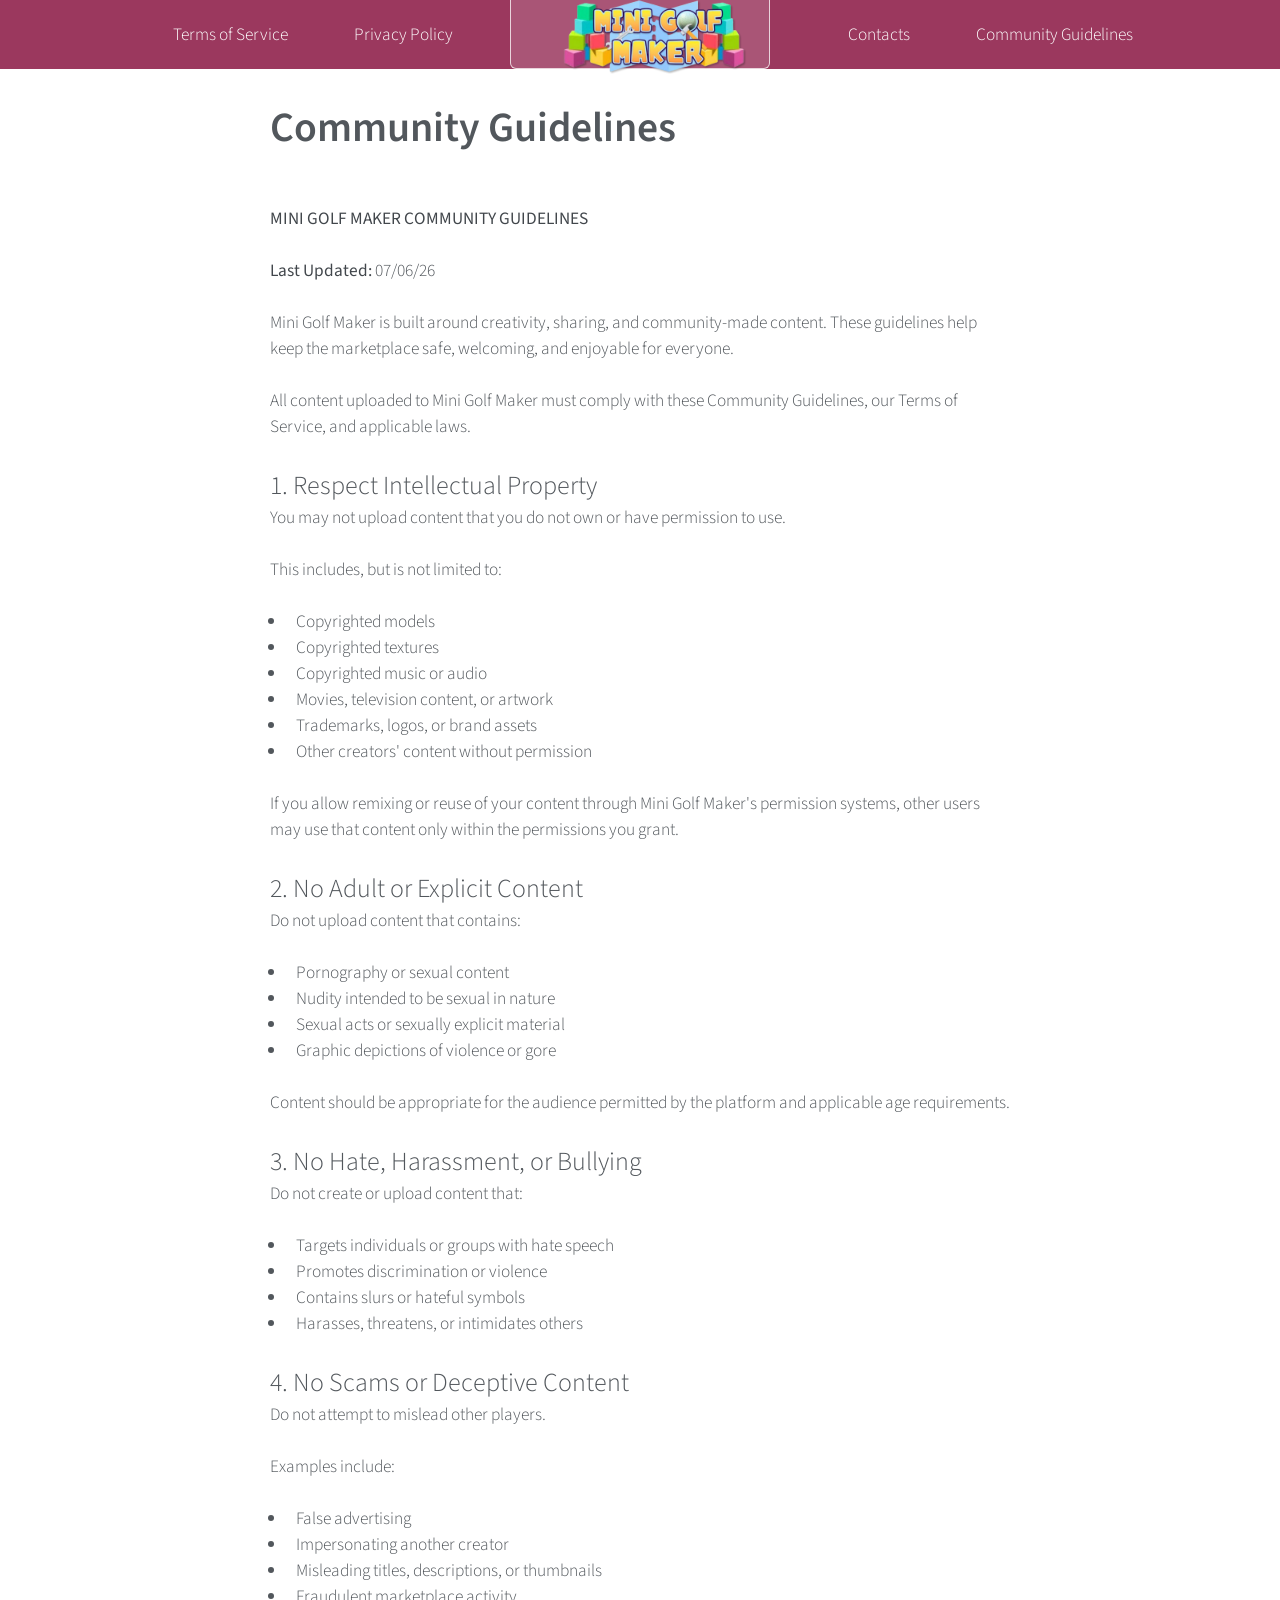
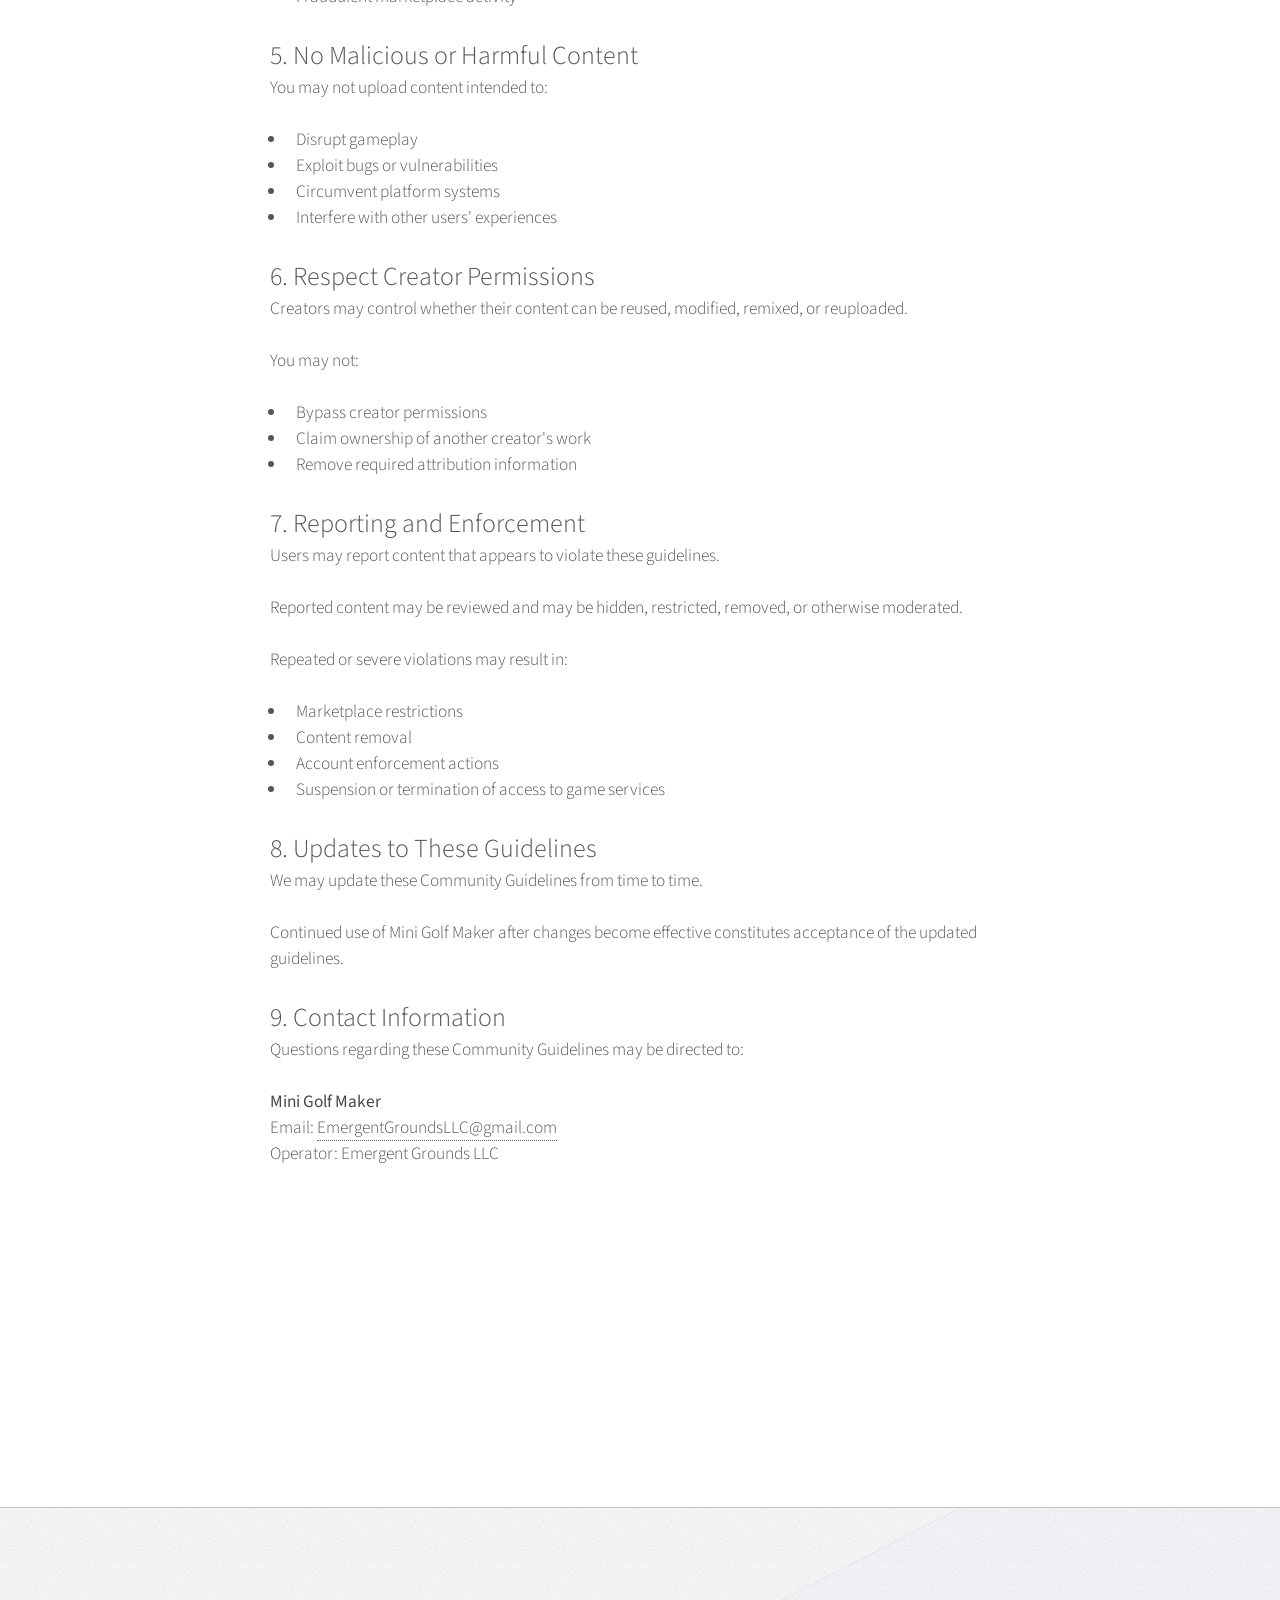
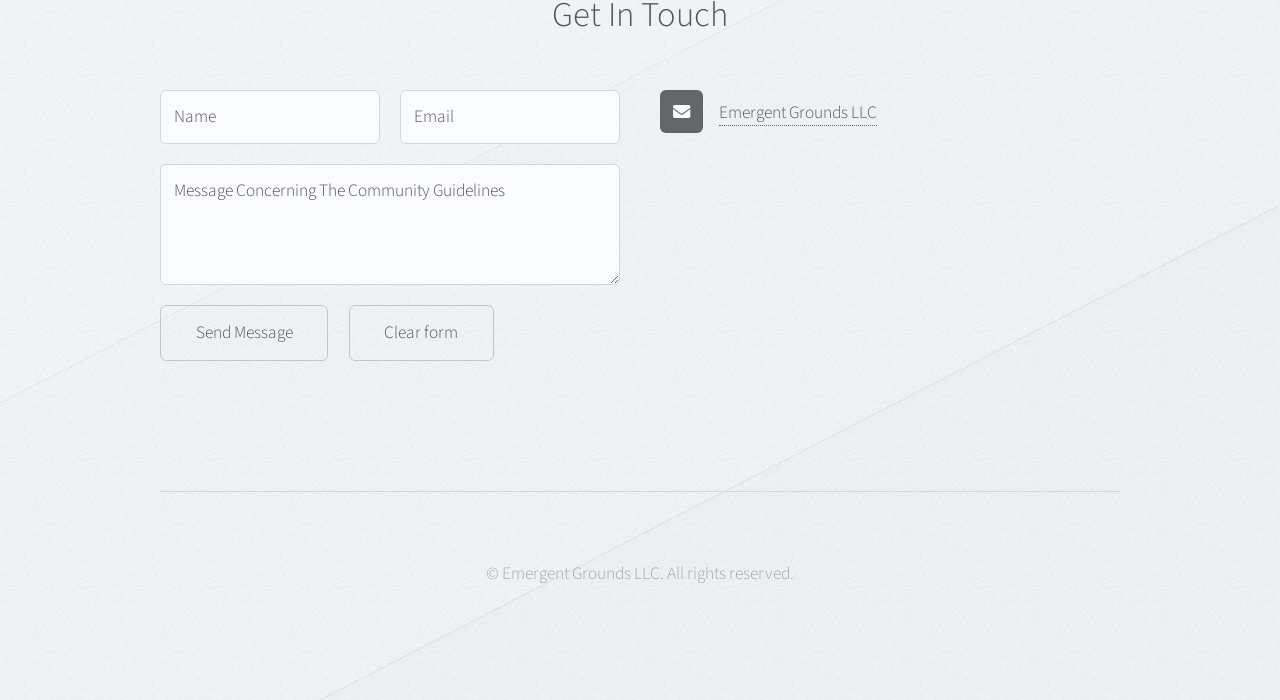
<file: community-guidelines.html>
<!DOCTYPE HTML>
<html>
    <head>
        <link rel="icon" type="image/x-icon" href="favicon.ico">
        <title>Community Guidelines - Mini Golf Maker</title>
        <meta charset="utf-8" />
        <meta name="viewport" content="width=device-width, initial-scale=1, user-scalable=no" />
        <link rel="stylesheet" href="assets/css/main.css" />
    </head>
    <body class="no-sidebar is-preload">
        <div id="document">
            <div id="page-wrapper">

                <!-- Header -->
                <div id="header-wrapper">
                    <div id="header" class="container">

                        <!-- Logo -->
                        <h1 id="logo">
                            <a href="index.html#Community-Guidelines">
                                <img src="images/logo.png" alt="Mini Golf Maker">
                            </a>
                        </h1>

                        <!-- Nav -->
                        <nav id="nav">
                            <ul>
                                <li><a href="terms-of-service.html">Terms of Service</a></li>
                                <li><a href="privacy-policy.html">Privacy Policy</a></li>
                                <li class="break"><a href="#footer">Contacts</a></li>
                                <li><a href="community-guidelines.html">Community Guidelines</a></li>
                            </ul>
                        </nav>

                    </div>
                </div>

                <!-- Community Guidelines -->
                <div class="wrapper">
                    <div class="container" id="main">

                        <article id="content">
                            <header>
                                <h2>Community Guidelines</h2>
                                <br>
                            </header>

                            <p><strong>MINI GOLF MAKER COMMUNITY GUIDELINES</strong></p>
                            <p><strong>Last Updated:</strong> 07/06/26</p>

                            <p>
                                Mini Golf Maker is built around creativity, sharing,
                                and community-made content. These guidelines help keep
                                the marketplace safe, welcoming, and enjoyable for everyone.
                            </p>

                            <p>
                                All content uploaded to Mini Golf Maker must comply with
                                these Community Guidelines, our Terms of Service, and
                                applicable laws.
                            </p>

                            <h3>1. Respect Intellectual Property</h3>

                            <p>You may not upload content that you do not own or have permission to use.</p>

                            <p>This includes, but is not limited to:</p>

                            <ul>
                                <li>Copyrighted models</li>
                                <li>Copyrighted textures</li>
                                <li>Copyrighted music or audio</li>
                                <li>Movies, television content, or artwork</li>
                                <li>Trademarks, logos, or brand assets</li>
                                <li>Other creators' content without permission</li>
                            </ul>

                            <p>
                                If you allow remixing or reuse of your content through
                                Mini Golf Maker's permission systems, other users may
                                use that content only within the permissions you grant.
                            </p>

                            <h3>2. No Adult or Explicit Content</h3>

                            <p>Do not upload content that contains:</p>

                            <ul>
                                <li>Pornography or sexual content</li>
                                <li>Nudity intended to be sexual in nature</li>
                                <li>Sexual acts or sexually explicit material</li>
                                <li>Graphic depictions of violence or gore</li>
                            </ul>

                            <p>
                                Content should be appropriate for the audience permitted
                                by the platform and applicable age requirements.
                            </p>

                            <h3>3. No Hate, Harassment, or Bullying</h3>

                            <p>Do not create or upload content that:</p>

                            <ul>
                                <li>Targets individuals or groups with hate speech</li>
                                <li>Promotes discrimination or violence</li>
                                <li>Contains slurs or hateful symbols</li>
                                <li>Harasses, threatens, or intimidates others</li>
                            </ul>

                            <h3>4. No Scams or Deceptive Content</h3>

                            <p>Do not attempt to mislead other players.</p>

                            <p>Examples include:</p>

                            <ul>
                                <li>False advertising</li>
                                <li>Impersonating another creator</li>
                                <li>Misleading titles, descriptions, or thumbnails</li>
                                <li>Fraudulent marketplace activity</li>
                            </ul>

                            <h3>5. No Malicious or Harmful Content</h3>

                            <p>You may not upload content intended to:</p>

                            <ul>
                                <li>Disrupt gameplay</li>
                                <li>Exploit bugs or vulnerabilities</li>
                                <li>Circumvent platform systems</li>
                                <li>Interfere with other users' experiences</li>
                            </ul>

                            <h3>6. Respect Creator Permissions</h3>

                            <p>
                                Creators may control whether their content can be
                                reused, modified, remixed, or reuploaded.
                            </p>

                            <p>You may not:</p>

                            <ul>
                                <li>Bypass creator permissions</li>
                                <li>Claim ownership of another creator's work</li>
                                <li>Remove required attribution information</li>
                            </ul>

                            <h3>7. Reporting and Enforcement</h3>

                            <p>
                                Users may report content that appears to violate these
                                guidelines.
                            </p>

                            <p>
                                Reported content may be reviewed and may be hidden,
                                restricted, removed, or otherwise moderated.
                            </p>

                            <p>
                                Repeated or severe violations may result in:
                            </p>

                            <ul>
                                <li>Marketplace restrictions</li>
                                <li>Content removal</li>
                                <li>Account enforcement actions</li>
                                <li>Suspension or termination of access to game services</li>
                            </ul>

                            <h3>8. Updates to These Guidelines</h3>

                            <p>
                                We may update these Community Guidelines from time to time.
                            </p>

                            <p>
                                Continued use of Mini Golf Maker after changes become
                                effective constitutes acceptance of the updated guidelines.
                            </p>

                            <h3>9. Contact Information</h3>

                            <p>
                                Questions regarding these Community Guidelines may be
                                directed to:
                            </p>

                            <p>
                                <strong>Mini Golf Maker</strong><br>
                                Email:
                                <a href="mailto:EmergentGroundsLLC@gmail.com?subject=Community%20Guidelines">
                                    EmergentGroundsLLC@gmail.com
                                </a><br>
                                Operator: Emergent Grounds LLC
                            </p>
                        </article>

                    </div>
                </div>

                <!-- Footer -->
                <div id="footer-wrapper">
                    <div id="footer" class="container">
                        <header class="major">
                            <h2>Get In Touch</h2>
                        </header>

                        <div class="row">
                            <section class="col-6 col-12-narrower">
                                <form method="post" action="https://formspree.io/f/mzdlwrby">
                                    <div class="row gtr-50">

                                        <div class="col-6 col-12-mobile">
                                            <input name="name" placeholder="Name" type="text" />
                                        </div>

                                        <div class="col-6 col-12-mobile">
                                            <input name="email" placeholder="Email" type="text" />
                                        </div>

                                        <div class="col-12">
                                            <textarea name="message" placeholder="Message Concerning The Community Guidelines"></textarea>
                                        </div>

                                        <div class="col-12">
                                            <ul class="actions">
                                                <li><input type="submit" value="Send Message" /></li>
                                                <li><input type="reset" value="Clear form" /></li>
                                            </ul>
                                        </div>

                                    </div>
                                </form>
                            </section>

                            <section class="col-6 col-12-narrower">
                                <div class="row gtr-0">
                                    <ul class="divided icons col-6 col-12-mobile">
                                        <li class="icon solid fa-envelope">
											<a href="mailto:emergentgroundsllc@gmail.com">
												<span class="extra">email:</span> Emergent Grounds LLC
											</a>
										</li>
                                    </ul>
                                </div>
                            </section>

                        </div>
                    </div>

                    <div id="copyright" class="container">
                        <ul class="menu">
                            <li>&copy; Emergent Grounds LLC. All rights reserved.</li>
                        </ul>
                    </div>
                </div>
            </div>
        </div>

        <script src="assets/js/jquery.min.js"></script>
        <script src="assets/js/main.js"></script>
    </body>
</html>
</file>
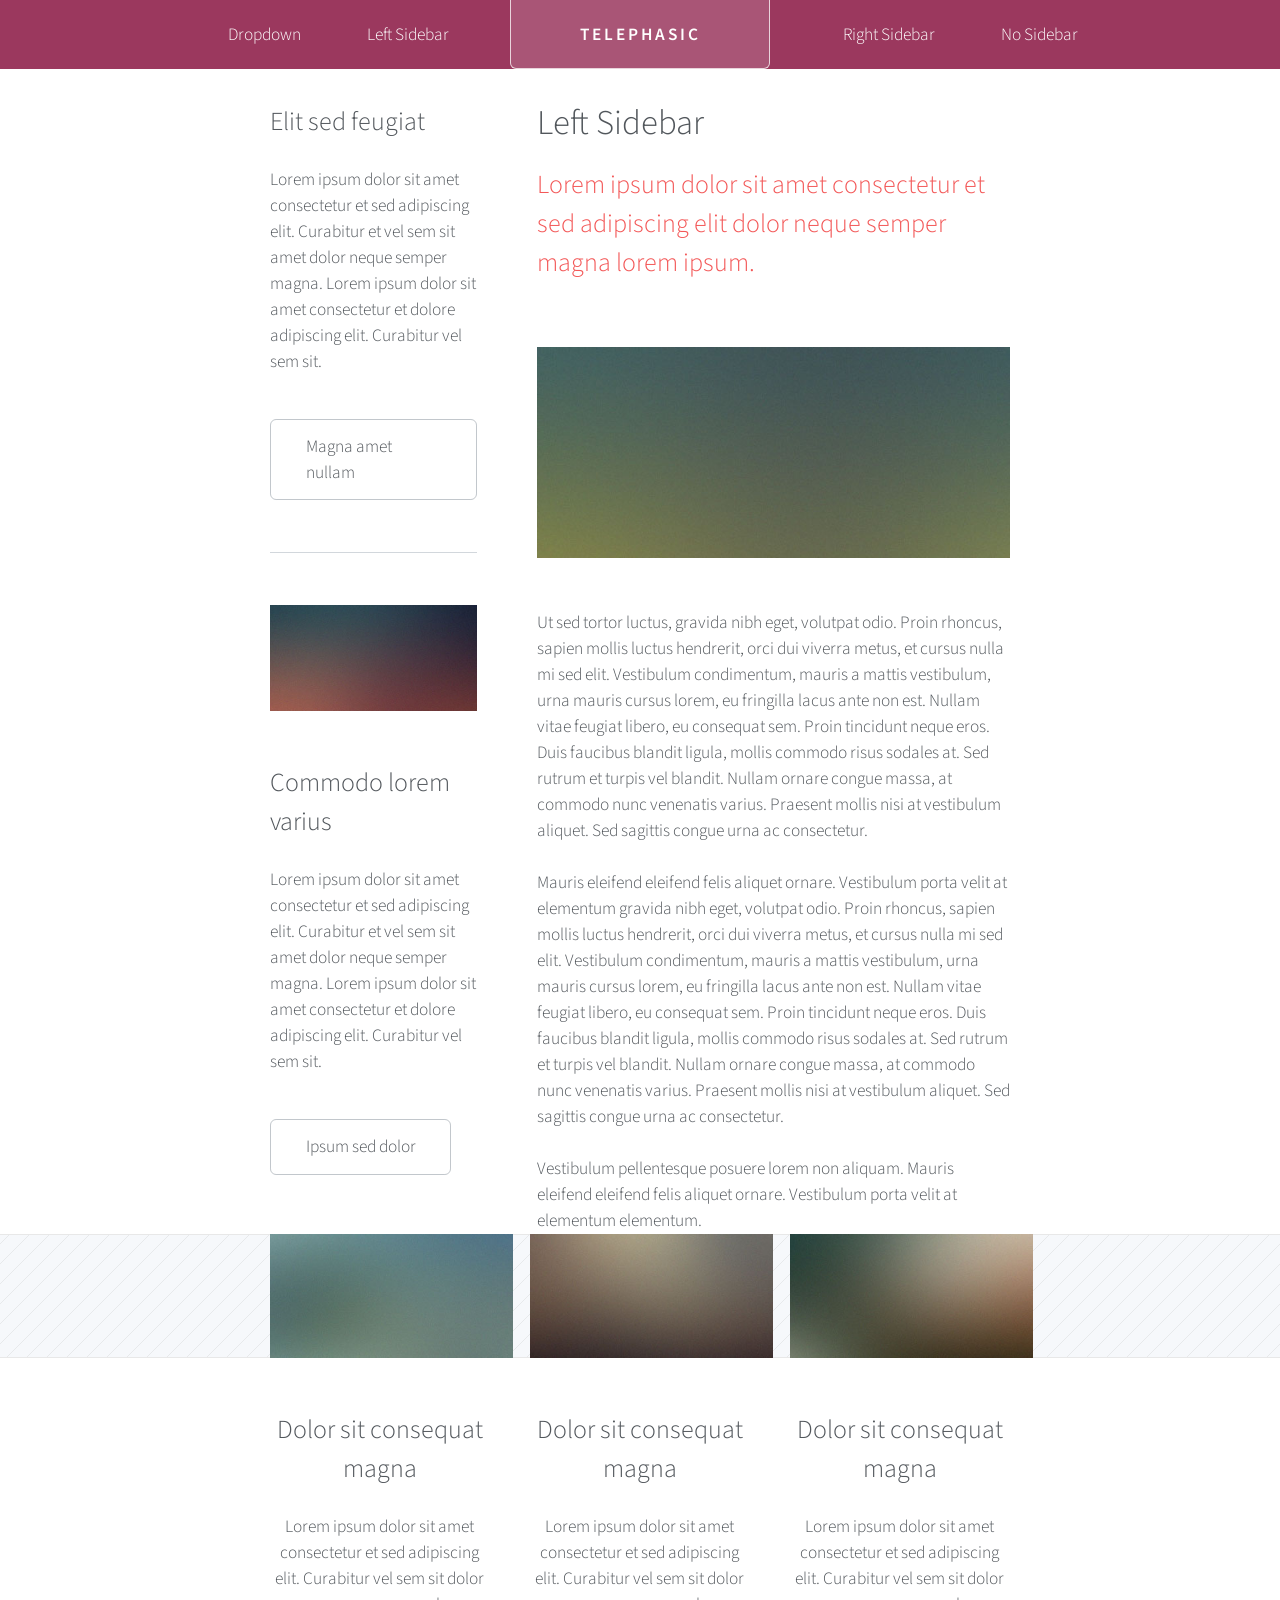
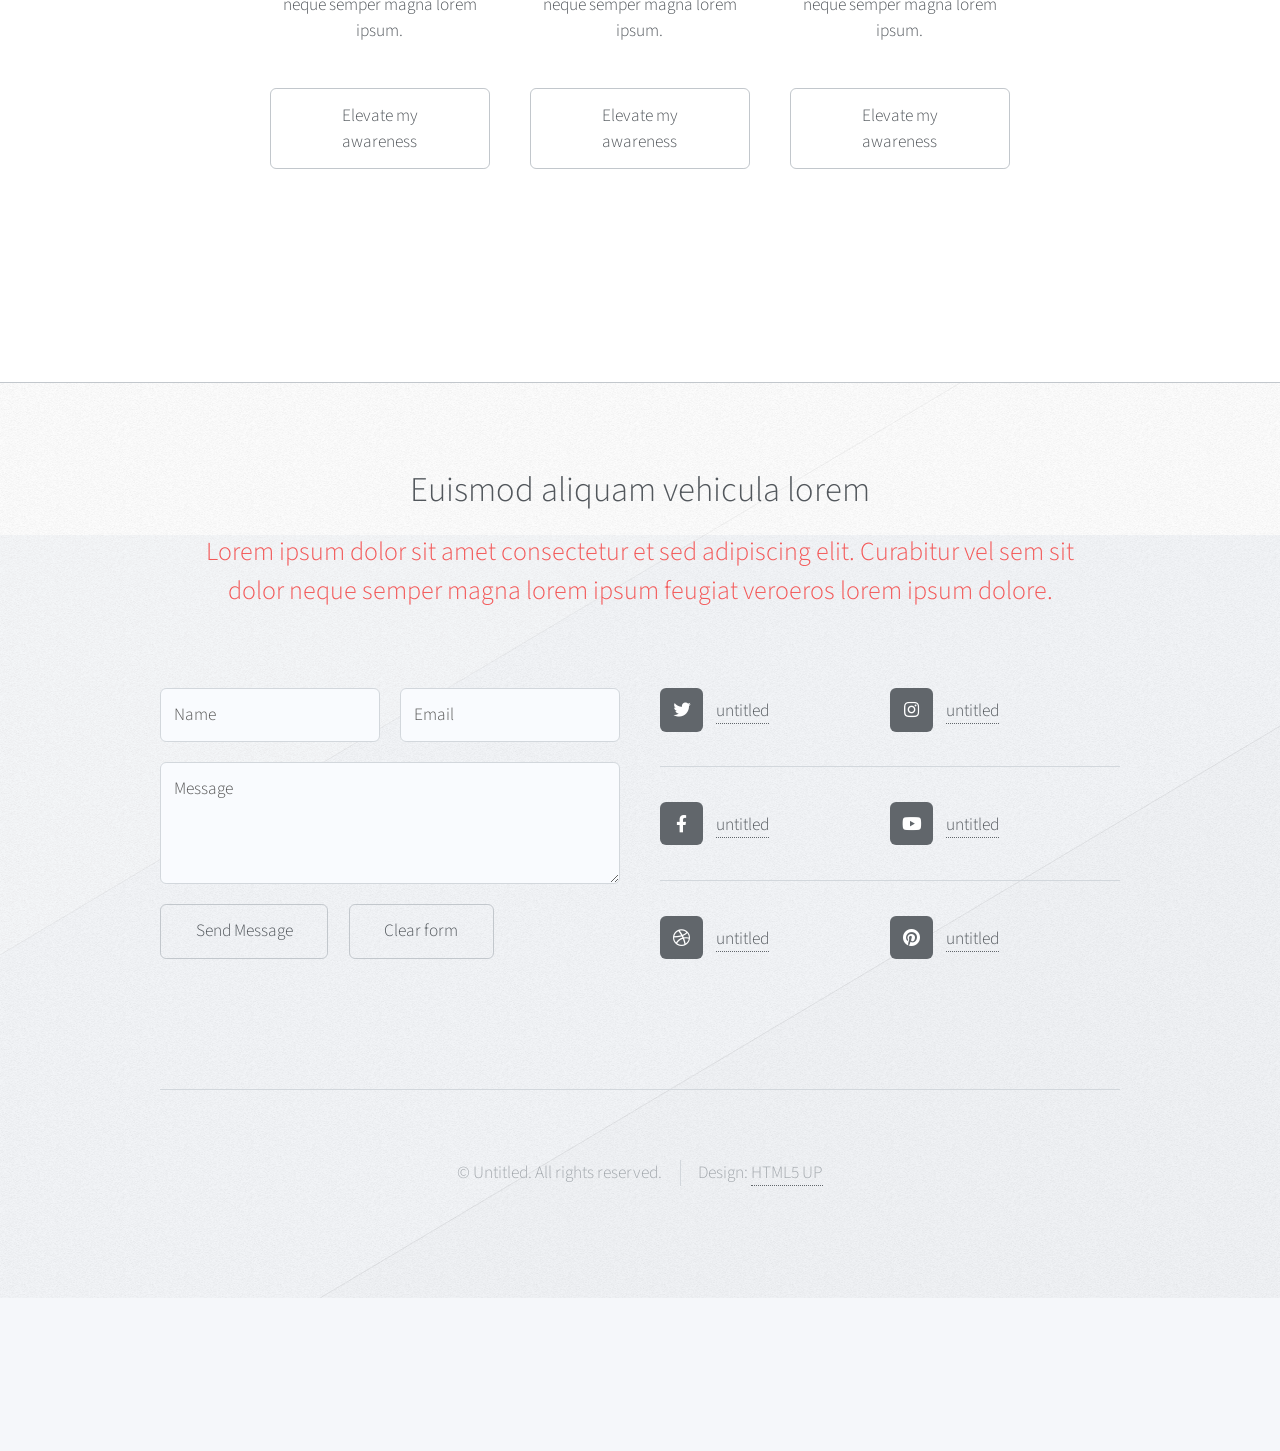
<file: left-sidebar.html>
<!DOCTYPE HTML>
<!--
	Telephasic by HTML5 UP
	html5up.net | @ajlkn
	Free for personal and commercial use under the CCA 3.0 license (html5up.net/license)
-->
<html>
	<head>
		<title>Telephasic by HTML5 UP</title>
		<meta charset="utf-8" />
		<meta name="viewport" content="width=device-width, initial-scale=1, user-scalable=no" />
		<link rel="stylesheet" href="assets/css/main.css" />
	</head>
	<body class="left-sidebar is-preload">
		<div id="page-wrapper">

			<!-- Header -->
				<div id="header-wrapper">
					<div id="header" class="container">

						<!-- Logo -->
							<h1 id="logo"><a href="index.html">Telephasic</a></h1>

						<!-- Nav -->
							<nav id="nav">
								<ul>
									<li>
										<a href="#">Dropdown</a>
										<ul>
											<li><a href="#">Lorem ipsum dolor</a></li>
											<li><a href="#">Magna phasellus</a></li>
											<li><a href="#">Etiam dolore nisl</a></li>
											<li>
												<a href="#">Phasellus consequat</a>
												<ul>
													<li><a href="#">Lorem ipsum dolor</a></li>
													<li><a href="#">Phasellus consequat</a></li>
													<li><a href="#">Magna phasellus</a></li>
													<li><a href="#">Etiam dolore nisl</a></li>
												</ul>
											</li>
											<li><a href="#">Veroeros feugiat</a></li>
										</ul>
									</li>
									<li><a href="left-sidebar.html">Left Sidebar</a></li>
									<li class="break"><a href="right-sidebar.html">Right Sidebar</a></li>
									<li><a href="no-sidebar.html">No Sidebar</a></li>
								</ul>
							</nav>

					</div>
				</div>

			<!-- Main -->
				<div class="wrapper">
					<div class="container" id="main">
						<div class="row gtr-150">
							<div class="col-4 col-12-narrower">

								<!-- Sidebar -->
									<section id="sidebar">
										<section>
											<header>
												<h3>Elit sed feugiat</h3>
											</header>
											<p>Lorem ipsum dolor sit amet consectetur et sed adipiscing elit. Curabitur et vel
											sem sit amet dolor neque semper magna. Lorem ipsum dolor sit amet consectetur et dolore
											adipiscing elit. Curabitur vel sem sit.</p>
											<ul class="actions">
												<li><a href="#" class="button">Magna amet nullam</a></li>
											</ul>
										</section>
										<section>
											<a href="#" class="image featured"><img src="images/pic07.jpg" alt="" /></a>
											<header>
												<h3>Commodo lorem varius</h3>
											</header>
											<p>Lorem ipsum dolor sit amet consectetur et sed adipiscing elit. Curabitur et vel
											sem sit amet dolor neque semper magna. Lorem ipsum dolor sit amet consectetur et dolore
											adipiscing elit. Curabitur vel sem sit.</p>
											<ul class="actions">
												<li><a href="#" class="button">Ipsum sed dolor</a></li>
											</ul>
										</section>
									</section>

							</div>
							<div class="col-8 col-12-narrower imp-narrower">

								<!-- Content -->
									<article id="content">
										<header>
											<h2>Left Sidebar</h2>
											<p>Lorem ipsum dolor sit amet consectetur et sed adipiscing elit
											dolor neque semper magna lorem ipsum.</p>
										</header>
										<a href="#" class="image featured"><img src="images/pic02.jpg" alt="" /></a>
										<p>Ut sed tortor luctus, gravida nibh eget, volutpat odio. Proin rhoncus, sapien
										mollis luctus hendrerit, orci dui viverra metus, et cursus nulla mi sed elit. Vestibulum
										condimentum, mauris a mattis vestibulum, urna mauris cursus lorem, eu fringilla lacus
										ante non est. Nullam vitae feugiat libero, eu consequat sem. Proin tincidunt neque
										eros. Duis faucibus blandit ligula, mollis commodo risus sodales at. Sed rutrum et
										turpis vel blandit. Nullam ornare congue massa, at commodo nunc venenatis varius.
										Praesent mollis nisi at vestibulum aliquet. Sed sagittis congue urna ac consectetur.</p>
										<p>Mauris eleifend eleifend felis aliquet ornare. Vestibulum porta velit at elementum
										gravida nibh eget, volutpat odio. Proin rhoncus, sapien
										mollis luctus hendrerit, orci dui viverra metus, et cursus nulla mi sed elit. Vestibulum
										condimentum, mauris a mattis vestibulum, urna mauris cursus lorem, eu fringilla lacus
										ante non est. Nullam vitae feugiat libero, eu consequat sem. Proin tincidunt neque
										eros. Duis faucibus blandit ligula, mollis commodo risus sodales at. Sed rutrum et
										turpis vel blandit. Nullam ornare congue massa, at commodo nunc venenatis varius.
										Praesent mollis nisi at vestibulum aliquet. Sed sagittis congue urna ac consectetur.</p>
										<p>Vestibulum pellentesque posuere lorem non aliquam. Mauris eleifend eleifend
										felis aliquet ornare. Vestibulum porta velit at elementum elementum.</p>
									</article>

							</div>
						</div>
						<div class="row features">
							<section class="col-4 col-12-narrower feature">
								<div class="image-wrapper first">
									<a href="#" class="image featured"><img src="images/pic03.jpg" alt="" /></a>
								</div>
								<header>
									<h3>Dolor sit consequat magna</h3>
								</header>
								<p>Lorem ipsum dolor sit amet consectetur et sed adipiscing elit. Curabitur
								vel sem sit dolor neque semper magna lorem ipsum.</p>
								<ul class="actions">
									<li><a href="#" class="button">Elevate my awareness</a></li>
								</ul>
							</section>
							<section class="col-4 col-12-narrower feature">
								<div class="image-wrapper">
									<a href="#" class="image featured"><img src="images/pic04.jpg" alt="" /></a>
								</div>
								<header>
									<h3>Dolor sit consequat magna</h3>
								</header>
								<p>Lorem ipsum dolor sit amet consectetur et sed adipiscing elit. Curabitur
								vel sem sit dolor neque semper magna lorem ipsum.</p>
								<ul class="actions">
									<li><a href="#" class="button">Elevate my awareness</a></li>
								</ul>
							</section>
							<section class="col-4 col-12-narrower feature">
								<div class="image-wrapper">
									<a href="#" class="image featured"><img src="images/pic05.jpg" alt="" /></a>
								</div>
								<header>
									<h3>Dolor sit consequat magna</h3>
								</header>
								<p>Lorem ipsum dolor sit amet consectetur et sed adipiscing elit. Curabitur
								vel sem sit dolor neque semper magna lorem ipsum.</p>
								<ul class="actions">
									<li><a href="#" class="button">Elevate my awareness</a></li>
								</ul>
							</section>
						</div>
					</div>
				</div>

			<!-- Footer -->
				<div id="footer-wrapper">
					<div id="footer" class="container">
						<header class="major">
							<h2>Euismod aliquam vehicula lorem</h2>
							<p>Lorem ipsum dolor sit amet consectetur et sed adipiscing elit. Curabitur vel sem sit<br />
							dolor neque semper magna lorem ipsum feugiat veroeros lorem ipsum dolore.</p>
						</header>
						<div class="row">
							<section class="col-6 col-12-narrower">
								<form method="post" action="#">
									<div class="row gtr-50">
										<div class="col-6 col-12-mobile">
											<input name="name" placeholder="Name" type="text" />
										</div>
										<div class="col-6 col-12-mobile">
											<input name="email" placeholder="Email" type="text" />
										</div>
										<div class="col-12">
											<textarea name="message" placeholder="Message"></textarea>
										</div>
										<div class="col-12">
											<ul class="actions">
												<li><input type="submit" value="Send Message" /></li>
												<li><input type="reset" value="Clear form" /></li>
											</ul>
										</div>
									</div>
								</form>
							</section>
							<section class="col-6 col-12-narrower">
								<div class="row gtr-0">
									<ul class="divided icons col-6 col-12-mobile">
										<li class="icon brands fa-twitter"><a href="#"><span class="extra">twitter.com/</span>untitled</a></li>
										<li class="icon brands fa-facebook-f"><a href="#"><span class="extra">facebook.com/</span>untitled</a></li>
										<li class="icon brands fa-dribbble"><a href="#"><span class="extra">dribbble.com/</span>untitled</a></li>
									</ul>
									<ul class="divided icons col-6 col-12-mobile">
										<li class="icon brands fa-instagram"><a href="#"><span class="extra">instagram.com/</span>untitled</a></li>
										<li class="icon brands fa-youtube"><a href="#"><span class="extra">youtube.com/</span>untitled</a></li>
										<li class="icon brands fa-pinterest"><a href="#"><span class="extra">pinterest.com/</span>untitled</a></li>
									</ul>
								</div>
							</section>
						</div>
					</div>
					<div id="copyright" class="container">
						<ul class="menu">
							<li>&copy; Untitled. All rights reserved.</li><li>Design: <a href="http://html5up.net">HTML5 UP</a></li>
						</ul>
					</div>
				</div>

		</div>

		<!-- Scripts -->
			<script src="assets/js/jquery.min.js"></script>
			<script src="assets/js/jquery.dropotron.min.js"></script>
			<script src="assets/js/browser.min.js"></script>
			<script src="assets/js/breakpoints.min.js"></script>
			<script src="assets/js/util.js"></script>
			<script src="assets/js/main.js"></script>

	</body>
</html>
</file>
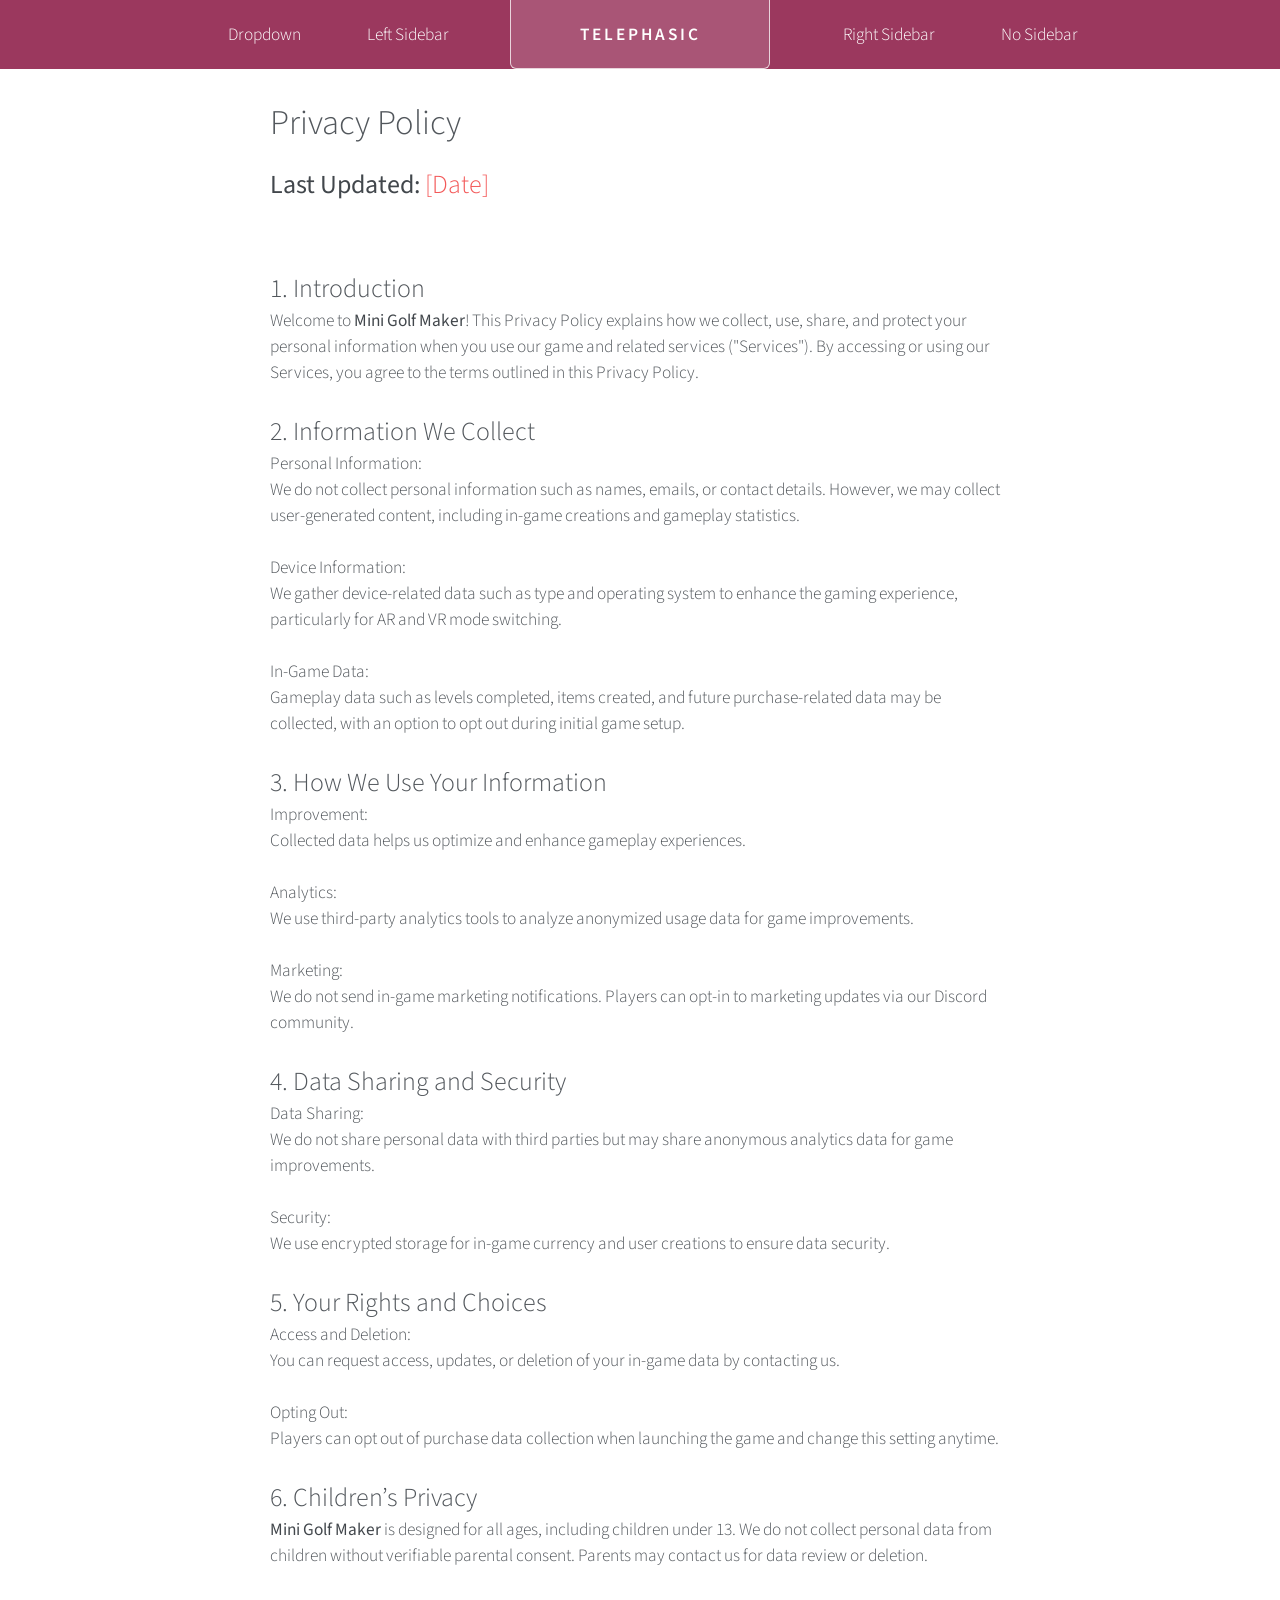
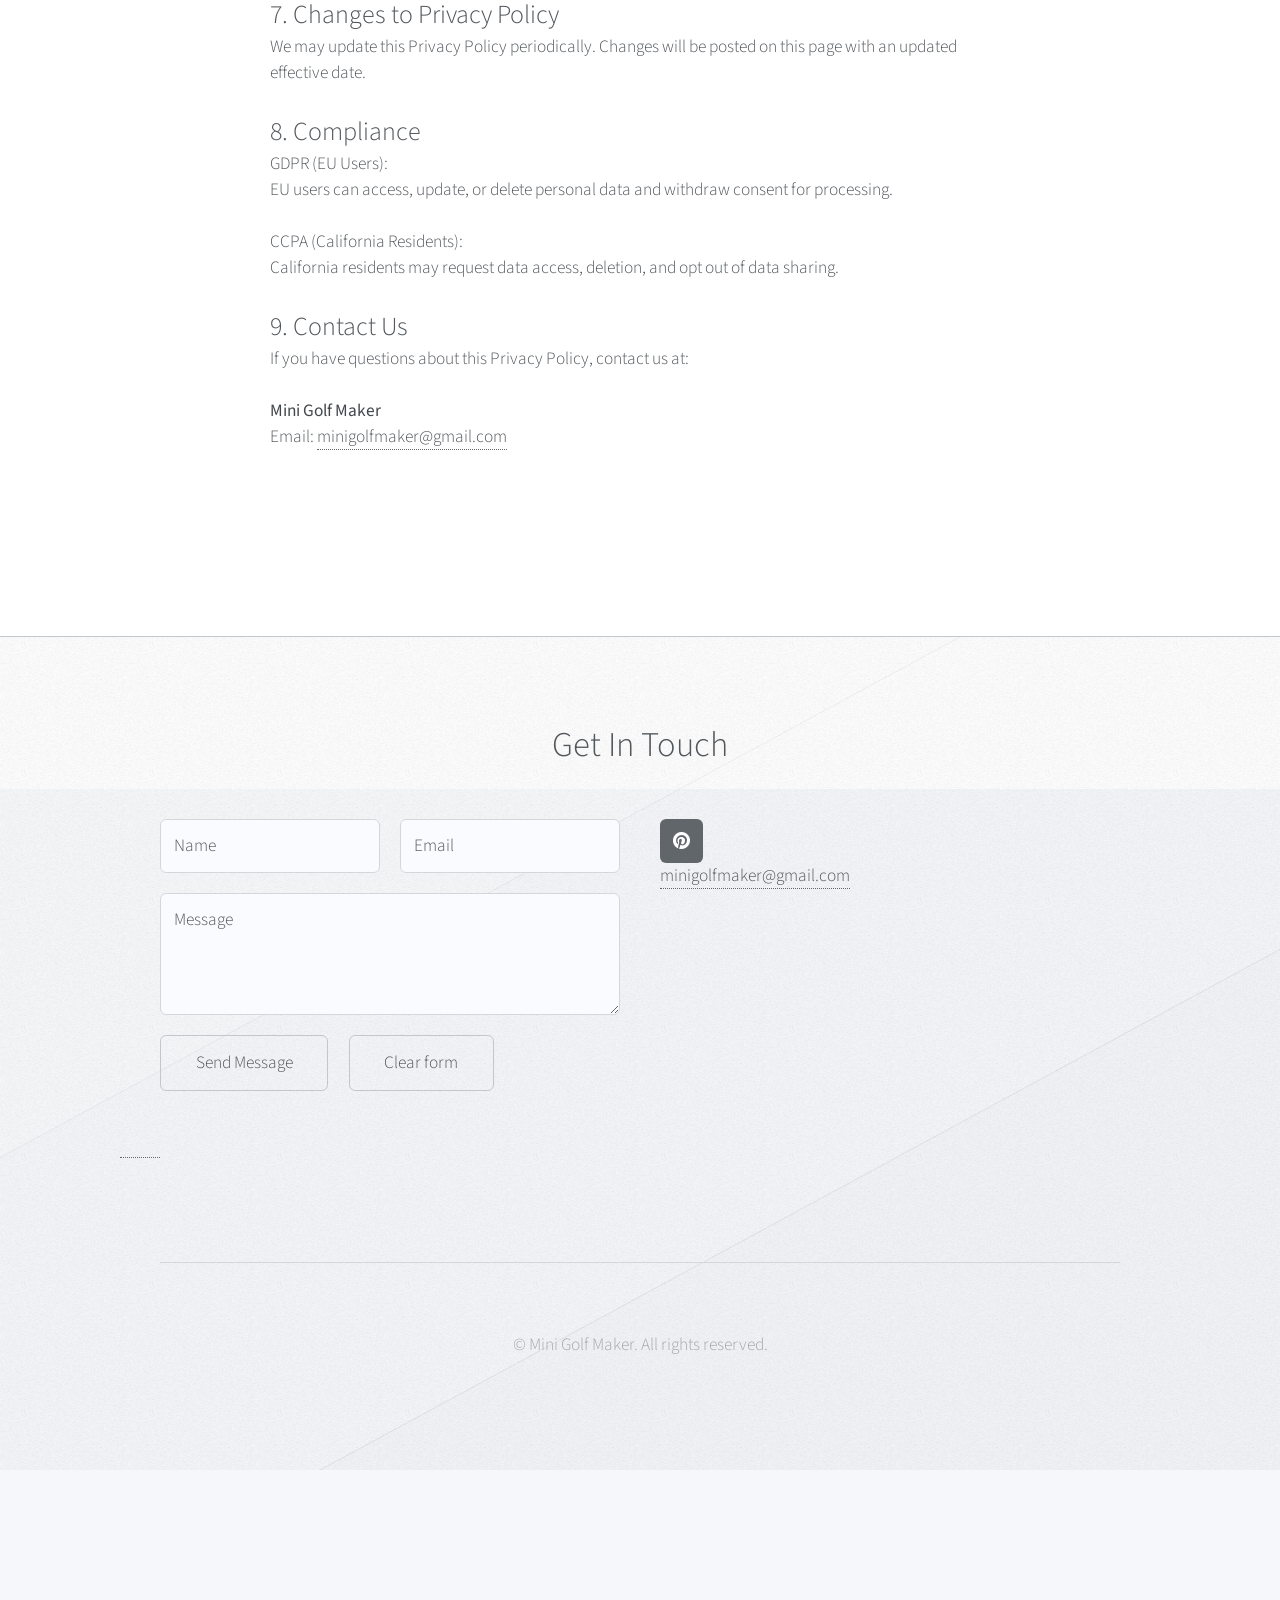
<file: no-sidebar.html>
<!DOCTYPE HTML>
<html>
    <head>
        <title>Privacy Policy - Mini Golf Maker</title>
        <meta charset="utf-8" />
        <meta name="viewport" content="width=device-width, initial-scale=1, user-scalable=no" />
        <link rel="stylesheet" href="assets/css/main.css" />
    </head>
    <body class="no-sidebar is-preload">
        <div id="page-wrapper">
            <!-- Header -->
    				<div id="header-wrapper">
    					<div id="header" class="container">
    
    						<!-- Logo -->
    							<h1 id="logo"><a href="index.html">Telephasic</a></h1>
    
    						<!-- Nav -->
    							<nav id="nav">
    								<ul>
    									<li>
    										<a href="#">Dropdown</a>
    										<ul>
    											<li><a href="#">Lorem ipsum dolor</a></li>
    											<li><a href="#">Magna phasellus</a></li>
    											<li><a href="#">Etiam dolore nisl</a></li>
    											<li>
    												<a href="#">Phasellus consequat</a>
    												<ul>
    													<li><a href="#">Lorem ipsum dolor</a></li>
    													<li><a href="#">Phasellus consequat</a></li>
    													<li><a href="#">Magna phasellus</a></li>
    													<li><a href="#">Etiam dolore nisl</a></li>
    												</ul>
    											</li>
    											<li><a href="#">Veroeros feugiat</a></li>
    										</ul>
    									</li>
    									<li><a href="left-sidebar.html">Left Sidebar</a></li>
    									<li class="break"><a href="right-sidebar.html">Right Sidebar</a></li>
    									<li><a href="no-sidebar.html">No Sidebar</a></li>
    								</ul>
    							</nav>
    
    					</div>
    				</div>
            <!--Privay Policy-->
            <div class="wrapper">
                <div class="container" id="main">
                    <article id="content">
                        <header>
                            <h2>Privacy Policy</h2>
                            <p><strong>Last Updated:</strong> [Date]</p>
                        </header>
                        
                        <h3>1. Introduction</h3>
                        <p>Welcome to <strong>Mini Golf Maker</strong>! This Privacy Policy explains how we collect, use, share, and protect your personal information when you use our game and related services ("Services"). By accessing or using our Services, you agree to the terms outlined in this Privacy Policy.</p>
                        
                        <h3>2. Information We Collect</h3>
                        <h4>Personal Information:</h4>
                        <p>We do not collect personal information such as names, emails, or contact details. However, we may collect user-generated content, including in-game creations and gameplay statistics.</p>
                        
                        <h4>Device Information:</h4>
                        <p>We gather device-related data such as type and operating system to enhance the gaming experience, particularly for AR and VR mode switching.</p>
                        
                        <h4>In-Game Data:</h4>
                        <p>Gameplay data such as levels completed, items created, and future purchase-related data may be collected, with an option to opt out during initial game setup.</p>
                        
                        <h3>3. How We Use Your Information</h3>
                        <h4>Improvement:</h4>
                        <p>Collected data helps us optimize and enhance gameplay experiences.</p>
                        
                        <h4>Analytics:</h4>
                        <p>We use third-party analytics tools to analyze anonymized usage data for game improvements.</p>
                        
                        <h4>Marketing:</h4>
                        <p>We do not send in-game marketing notifications. Players can opt-in to marketing updates via our Discord community.</p>
                        
                        <h3>4. Data Sharing and Security</h3>
                        <h4>Data Sharing:</h4>
                        <p>We do not share personal data with third parties but may share anonymous analytics data for game improvements.</p>
                        
                        <h4>Security:</h4>
                        <p>We use encrypted storage for in-game currency and user creations to ensure data security.</p>
                        
                        <h3>5. Your Rights and Choices</h3>
                        <h4>Access and Deletion:</h4>
                        <p>You can request access, updates, or deletion of your in-game data by contacting us.</p>
                        
                        <h4>Opting Out:</h4>
                        <p>Players can opt out of purchase data collection when launching the game and change this setting anytime.</p>
                        
                        <h3>6. Children’s Privacy</h3>
                        <p><strong>Mini Golf Maker</strong> is designed for all ages, including children under 13. We do not collect personal data from children without verifiable parental consent. Parents may contact us for data review or deletion.</p>
                        
                        <h3>7. Changes to Privacy Policy</h3>
                        <p>We may update this Privacy Policy periodically. Changes will be posted on this page with an updated effective date.</p>
                        
                        <h3>8. Compliance</h3>
                        <h4>GDPR (EU Users):</h4>
                        <p>EU users can access, update, or delete personal data and withdraw consent for processing.</p>
                        
                        <h4>CCPA (California Residents):</h4>
                        <p>California residents may request data access, deletion, and opt out of data sharing.</p>
                        
                        <h3>9. Contact Us</h3>
                        <p>If you have questions about this Privacy Policy, contact us at:</p>
                        <p><strong>Mini Golf Maker</strong><br>
                        Email: <a href="mailto:minigolfmaker@gmail.com">minigolfmaker@gmail.com</a></p>
                    </article>
                </div>
            </div>
            <!-- Footer -->
    				<div id="footer-wrapper">
    					<div id="footer" class="container">
    						<header class="major">
    							<h2>Get In Touch</h2>
    						</header>
    						<div class="row">
    							<section class="col-6 col-12-narrower">
    								<form method="post" action="#">
    									<div class="row gtr-50">
    										<div class="col-6 col-12-mobile">
    											<input name="name" placeholder="Name" type="text" />
    										</div>
    										<div class="col-6 col-12-mobile">
    											<input name="email" placeholder="Email" type="text" />
    										</div>
    										<div class="col-12">
    											<textarea name="message" placeholder="Message"></textarea>
    										</div>
    										<div class="col-12">
    											<ul class="actions">
    												<li><input type="submit" value="Send Message" /></li>
    												<li><input type="reset" value="Clear form" /></li>
    											</ul>
    										</div>
    									</div>
    								</form>
    							</section>
    							<section class="col-6 col-12-narrower">
    								<div class="row gtr-0">
    									<ul class="divided icons col-6 col-12-mobile">
    										<li class="icon brands fa-pinterest"><a href="https://mail.google.com/mail/u/0/#inbox?compose=new">minigolfmaker@gmail.com</li>
    									</ul>
    								</div>
    							</section>
    						</div>
    					</div>
    					<div id="copyright" class="container">
    						<ul class="menu">
    							<li>&copy; Mini Golf Maker. All rights reserved.</li>
    						</ul>
    					</div>
    				</div>
        </div>
            <script src="assets/js/jquery.min.js"></script>
            <script src="assets/js/main.js"></script>
    </body>
</html>
</file>
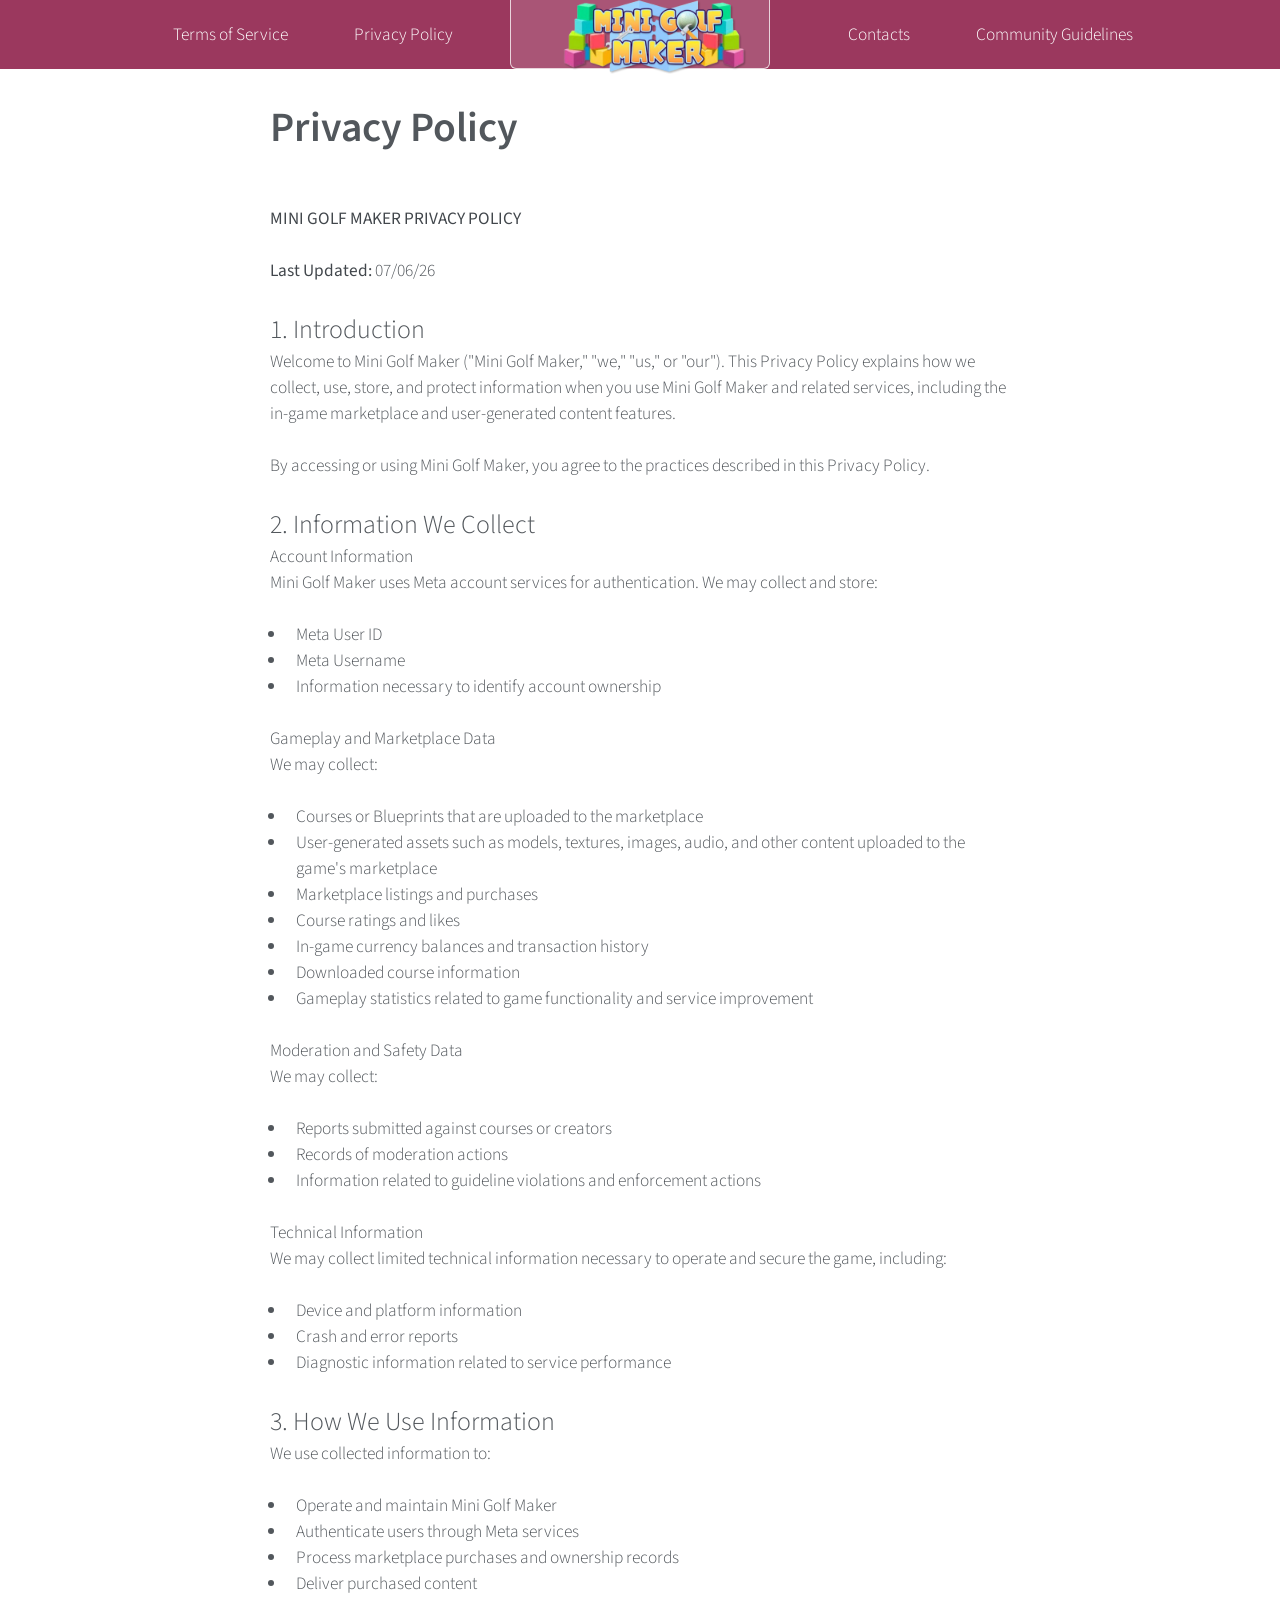
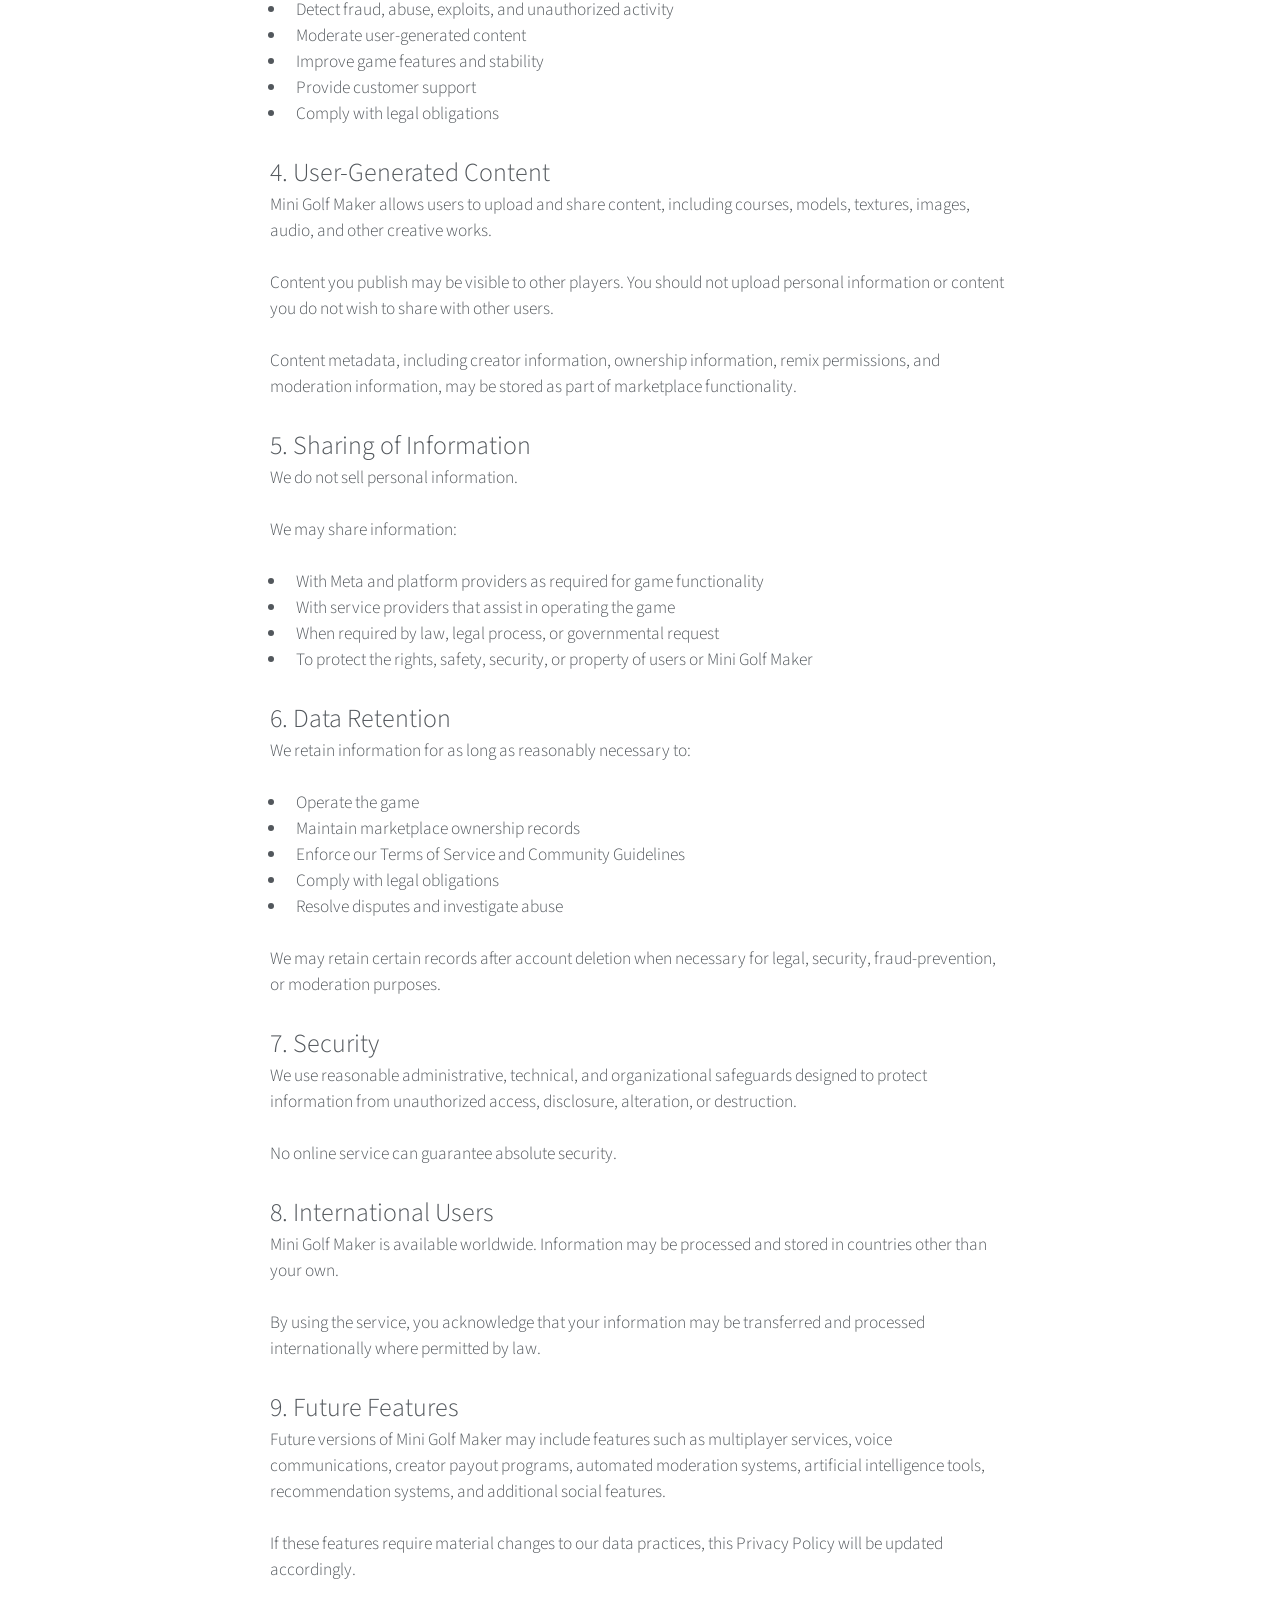
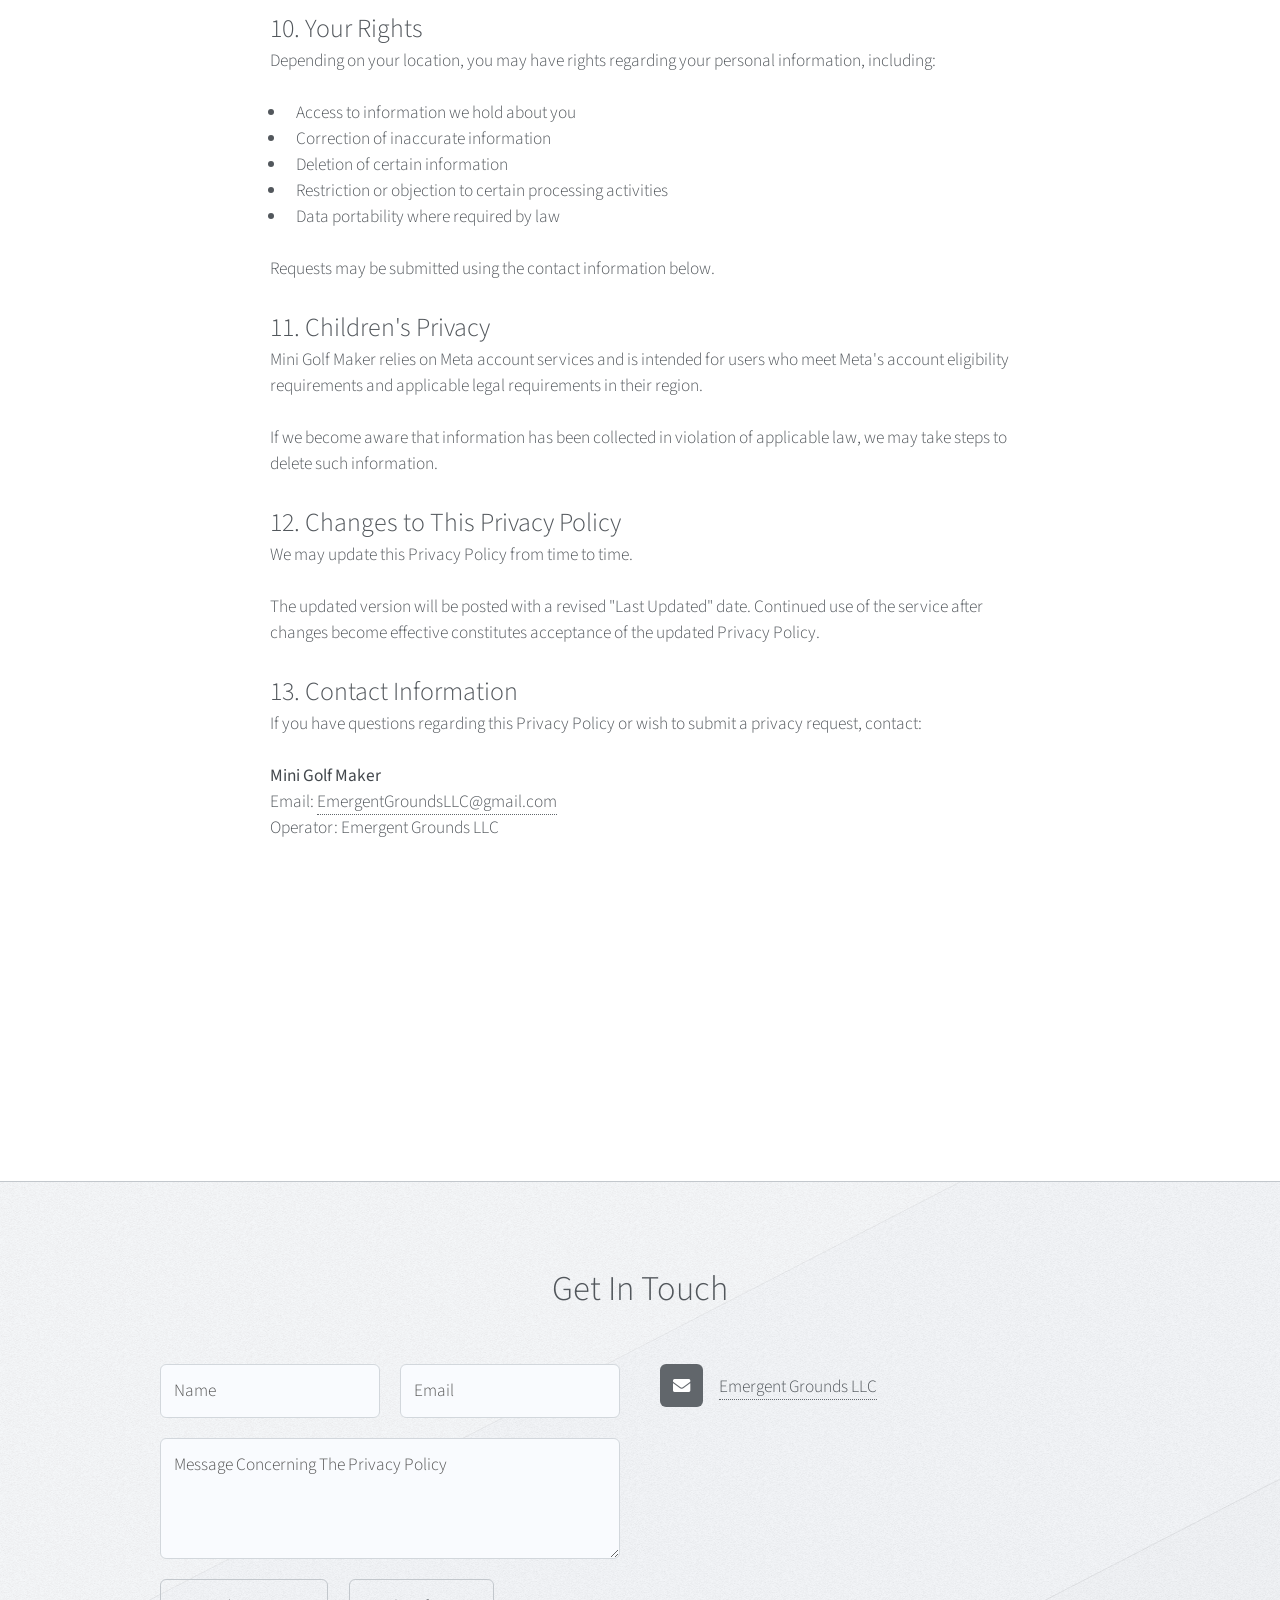
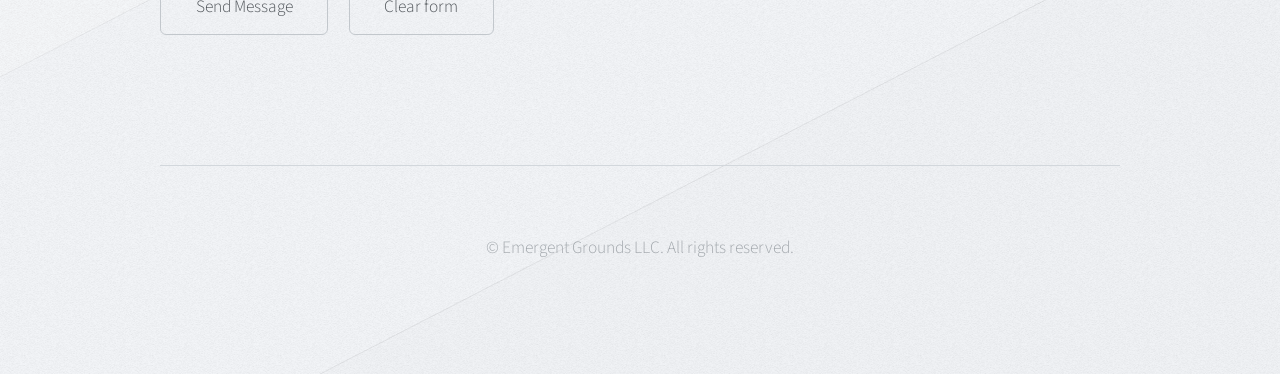
<file: privacy-policy.html>
<!DOCTYPE HTML>
<html>
    <head>
		<link rel="icon" type="image/x-icon" href="favicon.ico">
        <title>Privacy Policy - Mini Golf Maker</title>
        <meta charset="utf-8" />
        <meta name="viewport" content="width=device-width, initial-scale=1, user-scalable=no" />
        <link rel="stylesheet" href="assets/css/main.css" />
    </head>
    <body class="no-sidebar is-preload">
		<div id="document">
			<div id="page-wrapper">
				<!-- Header -->
						<div id="header-wrapper">
							<div id="header" class="container">
		
								<h1 id="logo">
									<a href="index.html#Privacy-Policy">
										<img src="images/logo.png" alt="Mini Golf Maker">
									</a>
								</h1>
		
								<!-- Nav -->
								<nav id="nav">
								    <ul>
								        <li><a href="terms-of-service.html">Terms of Service</a></li>
										<li><a href="privacy-policy.html">Privacy Policy</a></li>
										<li class="break"><a href="#footer">Contacts</a></li>
										<li><a href="community-guidelines.html">Community Guidelines</a></li>
								    </ul>
								</nav>
							</div>
						</div>
				<!--Privay Policy-->
				<div class="wrapper">
					<div class="container" id="main">
						<article id="content">
						    <header>
						        <h2>Privacy Policy</h2>
						        <br>
						    </header>
						
						    <p><strong>MINI GOLF MAKER PRIVACY POLICY</strong></p>
						    <p><strong>Last Updated:</strong> 07/06/26</p>
						
						    <h3>1. Introduction</h3>
						
						    <p>
						        Welcome to Mini Golf Maker ("Mini Golf Maker," "we," "us," or "our").
						        This Privacy Policy explains how we collect, use, store, and protect
						        information when you use Mini Golf Maker and related services,
						        including the in-game marketplace and user-generated content features.
						    </p>
						
						    <p>
						        By accessing or using Mini Golf Maker, you agree to the practices
						        described in this Privacy Policy.
						    </p>
						
						    <h3>2. Information We Collect</h3>
						
						    <h4>Account Information</h4>
						
						    <p>
						        Mini Golf Maker uses Meta account services for authentication.
						        We may collect and store:
						    </p>
						
						    <ul>
						        <li>Meta User ID</li>
						        <li>Meta Username</li>
						        <li>Information necessary to identify account ownership</li>
						    </ul>
						
						    <h4>Gameplay and Marketplace Data</h4>
						
						    <p>We may collect:</p>
						
						    <ul>
						        <li>Courses or Blueprints that are uploaded to the marketplace</li>
						        <li>User-generated assets such as models, textures, images, audio, and other content uploaded to the game's marketplace</li>
						        <li>Marketplace listings and purchases</li>
						        <li>Course ratings and likes</li>
						        <li>In-game currency balances and transaction history</li>
						        <li>Downloaded course information</li>
						        <li>Gameplay statistics related to game functionality and service improvement</li>
						    </ul>
						
						    <h4>Moderation and Safety Data</h4>
						
						    <p>We may collect:</p>
						
						    <ul>
						        <li>Reports submitted against courses or creators</li>
						        <li>Records of moderation actions</li>
						        <li>Information related to guideline violations and enforcement actions</li>
						    </ul>
						
						    <h4>Technical Information</h4>
						
						    <p>
						        We may collect limited technical information necessary to operate
						        and secure the game, including:
						    </p>
						
						    <ul>
						        <li>Device and platform information</li>
						        <li>Crash and error reports</li>
						        <li>Diagnostic information related to service performance</li>
						    </ul>
						
						    <h3>3. How We Use Information</h3>
						
						    <p>We use collected information to:</p>
						
						    <ul>
						        <li>Operate and maintain Mini Golf Maker</li>
						        <li>Authenticate users through Meta services</li>
						        <li>Process marketplace purchases and ownership records</li>
						        <li>Deliver purchased content</li>
						        <li>Detect fraud, abuse, exploits, and unauthorized activity</li>
						        <li>Moderate user-generated content</li>
						        <li>Improve game features and stability</li>
						        <li>Provide customer support</li>
						        <li>Comply with legal obligations</li>
						    </ul>
						
						    <h3>4. User-Generated Content</h3>
						
						    <p>
						        Mini Golf Maker allows users to upload and share content,
						        including courses, models, textures, images, audio,
						        and other creative works.
						    </p>
						
						    <p>
						        Content you publish may be visible to other players.
						        You should not upload personal information or content
						        you do not wish to share with other users.
						    </p>
						
						    <p>
						        Content metadata, including creator information,
						        ownership information, remix permissions, and moderation
						        information, may be stored as part of marketplace functionality.
						    </p>
						
						    <h3>5. Sharing of Information</h3>
						
						    <p>We do not sell personal information.</p>
						
						    <p>We may share information:</p>
						
						    <ul>
						        <li>With Meta and platform providers as required for game functionality</li>
						        <li>With service providers that assist in operating the game</li>
						        <li>When required by law, legal process, or governmental request</li>
						        <li>To protect the rights, safety, security, or property of users or Mini Golf Maker</li>
						    </ul>
						
						    <h3>6. Data Retention</h3>
						
						    <p>We retain information for as long as reasonably necessary to:</p>
						
						    <ul>
						        <li>Operate the game</li>
						        <li>Maintain marketplace ownership records</li>
						        <li>Enforce our Terms of Service and Community Guidelines</li>
						        <li>Comply with legal obligations</li>
						        <li>Resolve disputes and investigate abuse</li>
						    </ul>
						
						    <p>
						        We may retain certain records after account deletion when necessary
						        for legal, security, fraud-prevention, or moderation purposes.
						    </p>
						
						    <h3>7. Security</h3>
						
						    <p>
						        We use reasonable administrative, technical, and organizational
						        safeguards designed to protect information from unauthorized access,
						        disclosure, alteration, or destruction.
						    </p>
						
						    <p>
						        No online service can guarantee absolute security.
						    </p>
						
						    <h3>8. International Users</h3>
						
						    <p>
						        Mini Golf Maker is available worldwide.
						        Information may be processed and stored in countries other than your own.
						    </p>
						
						    <p>
						        By using the service, you acknowledge that your information may be
						        transferred and processed internationally where permitted by law.
						    </p>
						
						    <h3>9. Future Features</h3>
						
						    <p>
						        Future versions of Mini Golf Maker may include features such as
						        multiplayer services, voice communications, creator payout programs,
						        automated moderation systems, artificial intelligence tools,
						        recommendation systems, and additional social features.
						    </p>
						
						    <p>
						        If these features require material changes to our data practices,
						        this Privacy Policy will be updated accordingly.
						    </p>
						
						    <h3>10. Your Rights</h3>
						
						    <p>
						        Depending on your location, you may have rights regarding your
						        personal information, including:
						    </p>
						
						    <ul>
						        <li>Access to information we hold about you</li>
						        <li>Correction of inaccurate information</li>
						        <li>Deletion of certain information</li>
						        <li>Restriction or objection to certain processing activities</li>
						        <li>Data portability where required by law</li>
						    </ul>
						
						    <p>
						        Requests may be submitted using the contact information below.
						    </p>
						
						    <h3>11. Children's Privacy</h3>
						
						    <p>
						        Mini Golf Maker relies on Meta account services and is intended
						        for users who meet Meta's account eligibility requirements and
						        applicable legal requirements in their region.
						    </p>
						
						    <p>
						        If we become aware that information has been collected in violation
						        of applicable law, we may take steps to delete such information.
						    </p>
						
						    <h3>12. Changes to This Privacy Policy</h3>
						
						    <p>
						        We may update this Privacy Policy from time to time.
						    </p>
						
						    <p>
						        The updated version will be posted with a revised
						        "Last Updated" date. Continued use of the service after changes
						        become effective constitutes acceptance of the updated Privacy Policy.
						    </p>
						
						    <h3>13. Contact Information</h3>
						
						    <p>
						        If you have questions regarding this Privacy Policy or wish to
						        submit a privacy request, contact:
						    </p>
						
						    <p>
						        <strong>Mini Golf Maker</strong><br>
						        Email:
						        <a href="mailto:EmergentGroundsLLC@gmail.com?subject=Privacy%20Policy">
						            EmergentGroundsLLC@gmail.com
						        </a><br>
						        Operator: Emergent Grounds LLC
						    </p>
						</article>
					</div>
				</div>
				<!-- Footer -->
						<div id="footer-wrapper">
							<div id="footer" class="container">
								<header class="major">
									<h2>Get In Touch</h2>
								</header>
								<div class="row">
									<section class="col-6 col-12-narrower">
										<form method="post" action="https://formspree.io/f/mzdlwrby">
											<div class="row gtr-50">
												<div class="col-6 col-12-mobile">
													<input name="name" placeholder="Name" type="text" />
												</div>
												<div class="col-6 col-12-mobile">
													<input name="email" placeholder="Email" type="text" />
												</div>
												<div class="col-12">
													<textarea name="message" placeholder="Message Concerning The Privacy Policy"></textarea>
												</div>
												<div class="col-12">
													<ul class="actions">
														<li><input type="submit" value="Send Message" /></li>
														<li><input type="reset" value="Clear form" /></li>
													</ul>
												</div>
											</div>
										</form>
									</section>
									<section class="col-6 col-12-narrower">
										<div class="row gtr-0">
											<ul class="divided icons col-6 col-12-mobile">
												<li class="icon solid fa-envelope">
													<a href="mailto:emergentgroundsllc@gmail.com">
														<span class="extra">email:</span> Emergent Grounds LLC
													</a>
												</li>
											</ul>
										</div>
									</section>
								</div>
							</div>
							<div id="copyright" class="container">
								<ul class="menu">
									<li>&copy; Emergent Grounds LLC. All rights reserved.</li>
								</ul>
							</div>
						</div>
			</div>
		</div>
			<script src="assets/js/jquery.min.js"></script>
			<script src="assets/js/main.js"></script>
    </body>
</html>
</file>
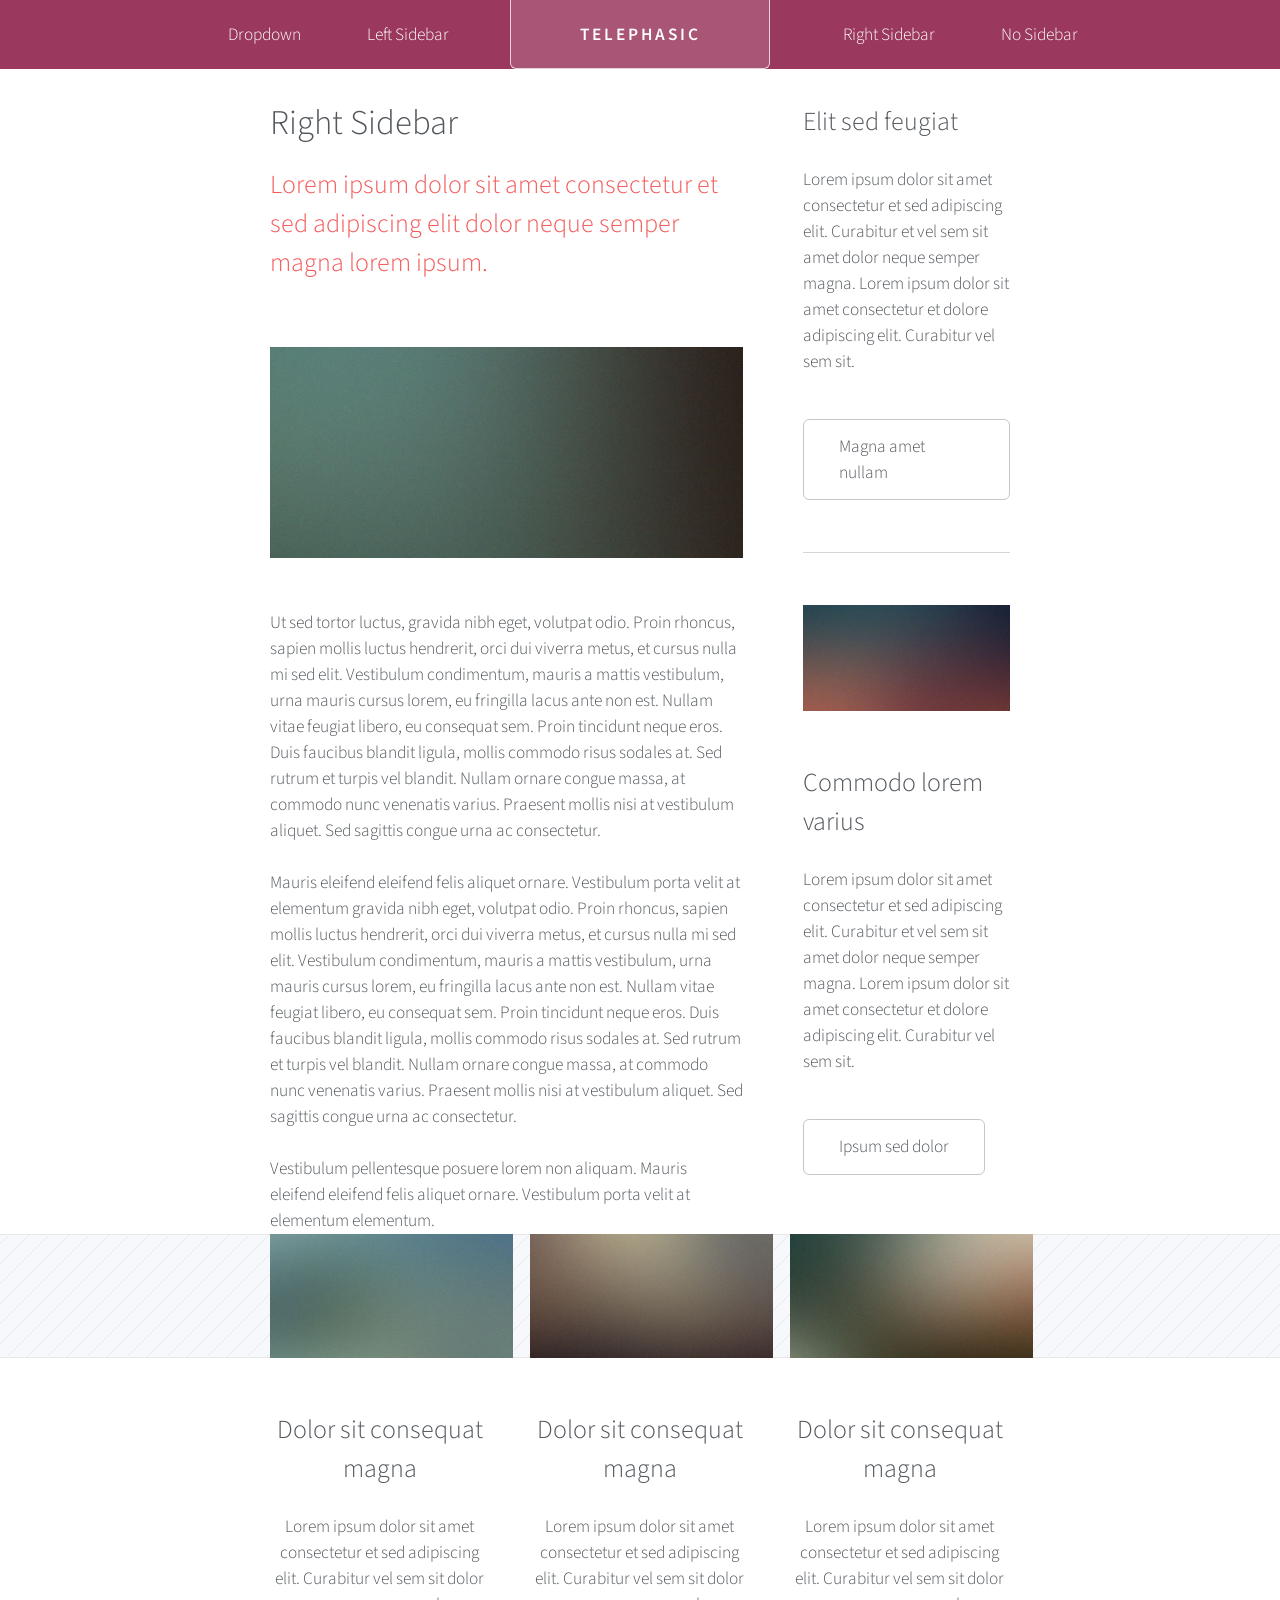
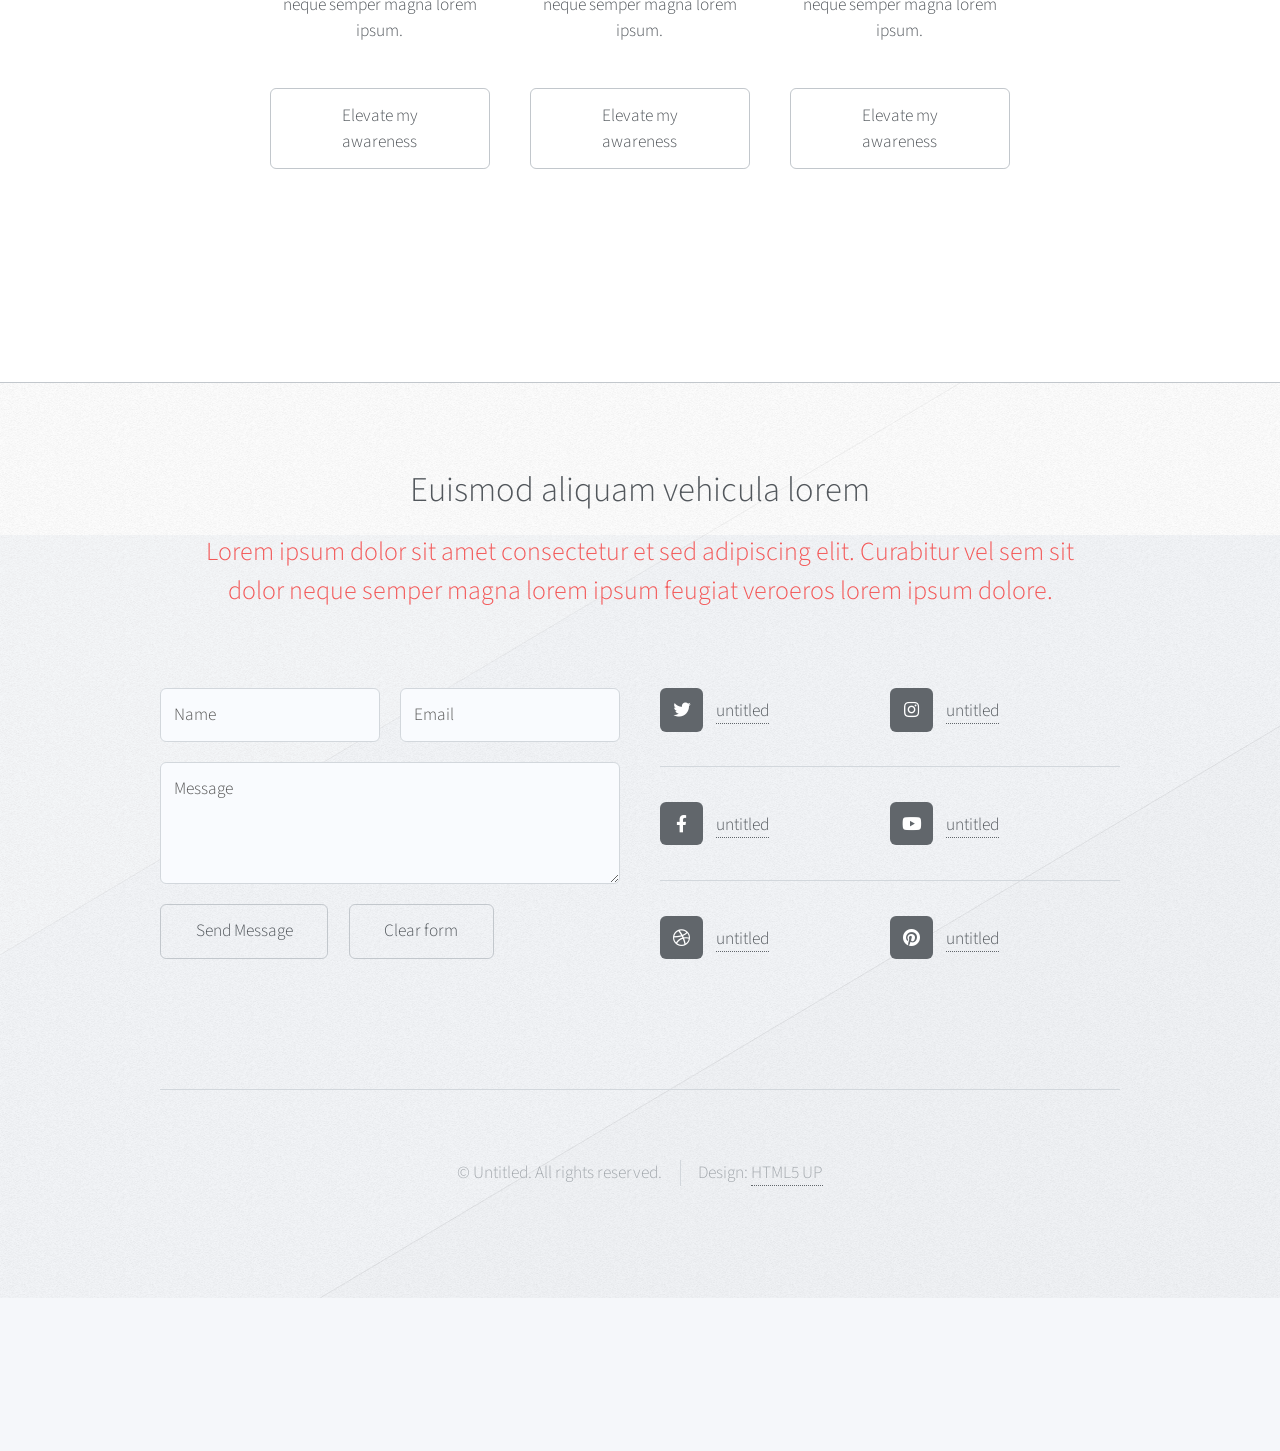
<file: right-sidebar.html>
<!DOCTYPE HTML>
<!--
	Telephasic by HTML5 UP
	html5up.net | @ajlkn
	Free for personal and commercial use under the CCA 3.0 license (html5up.net/license)
-->
<html>
	<head>
		<title>Telephasic by HTML5 UP</title>
		<meta charset="utf-8" />
		<meta name="viewport" content="width=device-width, initial-scale=1, user-scalable=no" />
		<link rel="stylesheet" href="assets/css/main.css" />
	</head>
	<body class="right-sidebar is-preload">
		<div id="page-wrapper">

			<!-- Header -->
				<div id="header-wrapper">
					<div id="header" class="container">

						<!-- Logo -->
							<h1 id="logo"><a href="index.html">Telephasic</a></h1>

						<!-- Nav -->
							<nav id="nav">
								<ul>
									<li>
										<a href="#">Dropdown</a>
										<ul>
											<li><a href="#">Lorem ipsum dolor</a></li>
											<li><a href="#">Magna phasellus</a></li>
											<li><a href="#">Etiam dolore nisl</a></li>
											<li>
												<a href="#">Phasellus consequat</a>
												<ul>
													<li><a href="#">Lorem ipsum dolor</a></li>
													<li><a href="#">Phasellus consequat</a></li>
													<li><a href="#">Magna phasellus</a></li>
													<li><a href="#">Etiam dolore nisl</a></li>
												</ul>
											</li>
											<li><a href="#">Veroeros feugiat</a></li>
										</ul>
									</li>
									<li><a href="left-sidebar.html">Left Sidebar</a></li>
									<li class="break"><a href="right-sidebar.html">Right Sidebar</a></li>
									<li><a href="no-sidebar.html">No Sidebar</a></li>
								</ul>
							</nav>

					</div>
				</div>

			<!-- Main -->
				<div class="wrapper">
					<div class="container" id="main">
						<div class="row gtr-150">
							<div class="col-8 col-12-narrower">

								<!-- Content -->
									<article id="content">
										<header>
											<h2>Right Sidebar</h2>
											<p>Lorem ipsum dolor sit amet consectetur et sed adipiscing elit
											dolor neque semper magna lorem ipsum.</p>
										</header>
										<a href="#" class="image featured"><img src="images/pic01.jpg" alt="" /></a>
										<p>Ut sed tortor luctus, gravida nibh eget, volutpat odio. Proin rhoncus, sapien
										mollis luctus hendrerit, orci dui viverra metus, et cursus nulla mi sed elit. Vestibulum
										condimentum, mauris a mattis vestibulum, urna mauris cursus lorem, eu fringilla lacus
										ante non est. Nullam vitae feugiat libero, eu consequat sem. Proin tincidunt neque
										eros. Duis faucibus blandit ligula, mollis commodo risus sodales at. Sed rutrum et
										turpis vel blandit. Nullam ornare congue massa, at commodo nunc venenatis varius.
										Praesent mollis nisi at vestibulum aliquet. Sed sagittis congue urna ac consectetur.</p>
										<p>Mauris eleifend eleifend felis aliquet ornare. Vestibulum porta velit at elementum
										gravida nibh eget, volutpat odio. Proin rhoncus, sapien
										mollis luctus hendrerit, orci dui viverra metus, et cursus nulla mi sed elit. Vestibulum
										condimentum, mauris a mattis vestibulum, urna mauris cursus lorem, eu fringilla lacus
										ante non est. Nullam vitae feugiat libero, eu consequat sem. Proin tincidunt neque
										eros. Duis faucibus blandit ligula, mollis commodo risus sodales at. Sed rutrum et
										turpis vel blandit. Nullam ornare congue massa, at commodo nunc venenatis varius.
										Praesent mollis nisi at vestibulum aliquet. Sed sagittis congue urna ac consectetur.</p>
										<p>Vestibulum pellentesque posuere lorem non aliquam. Mauris eleifend eleifend
										felis aliquet ornare. Vestibulum porta velit at elementum elementum.</p>
									</article>

							</div>
							<div class="col-4 col-12-narrower">

								<!-- Sidebar -->
									<section id="sidebar">
										<section>
											<header>
												<h3>Elit sed feugiat</h3>
											</header>
											<p>Lorem ipsum dolor sit amet consectetur et sed adipiscing elit. Curabitur et vel
											sem sit amet dolor neque semper magna. Lorem ipsum dolor sit amet consectetur et dolore
											adipiscing elit. Curabitur vel sem sit.</p>
											<ul class="actions">
												<li><a href="#" class="button">Magna amet nullam</a></li>
											</ul>
										</section>
										<section>
											<a href="#" class="image featured"><img src="images/pic07.jpg" alt="" /></a>
											<header>
												<h3>Commodo lorem varius</h3>
											</header>
											<p>Lorem ipsum dolor sit amet consectetur et sed adipiscing elit. Curabitur et vel
											sem sit amet dolor neque semper magna. Lorem ipsum dolor sit amet consectetur et dolore
											adipiscing elit. Curabitur vel sem sit.</p>
											<ul class="actions">
												<li><a href="#" class="button">Ipsum sed dolor</a></li>
											</ul>
										</section>
									</section>

							</div>
						</div>
						<div class="row features">
							<section class="col-4 col-12-narrower feature">
								<div class="image-wrapper first">
									<a href="#" class="image featured"><img src="images/pic03.jpg" alt="" /></a>
								</div>
								<header>
									<h3>Dolor sit consequat magna</h3>
								</header>
								<p>Lorem ipsum dolor sit amet consectetur et sed adipiscing elit. Curabitur
								vel sem sit dolor neque semper magna lorem ipsum.</p>
								<ul class="actions">
									<li><a href="#" class="button">Elevate my awareness</a></li>
								</ul>
							</section>
							<section class="col-4 col-12-narrower feature">
								<div class="image-wrapper">
									<a href="#" class="image featured"><img src="images/pic04.jpg" alt="" /></a>
								</div>
								<header>
									<h3>Dolor sit consequat magna</h3>
								</header>
								<p>Lorem ipsum dolor sit amet consectetur et sed adipiscing elit. Curabitur
								vel sem sit dolor neque semper magna lorem ipsum.</p>
								<ul class="actions">
									<li><a href="#" class="button">Elevate my awareness</a></li>
								</ul>
							</section>
							<section class="col-4 col-12-narrower feature">
								<div class="image-wrapper">
									<a href="#" class="image featured"><img src="images/pic05.jpg" alt="" /></a>
								</div>
								<header>
									<h3>Dolor sit consequat magna</h3>
								</header>
								<p>Lorem ipsum dolor sit amet consectetur et sed adipiscing elit. Curabitur
								vel sem sit dolor neque semper magna lorem ipsum.</p>
								<ul class="actions">
									<li><a href="#" class="button">Elevate my awareness</a></li>
								</ul>
							</section>
						</div>
					</div>
				</div>

			<!-- Footer -->
				<div id="footer-wrapper">
					<div id="footer" class="container">
						<header class="major">
							<h2>Euismod aliquam vehicula lorem</h2>
							<p>Lorem ipsum dolor sit amet consectetur et sed adipiscing elit. Curabitur vel sem sit<br />
							dolor neque semper magna lorem ipsum feugiat veroeros lorem ipsum dolore.</p>
						</header>
						<div class="row">
							<section class="col-6 col-12-narrower">
								<form method="post" action="#">
									<div class="row gtr-50">
										<div class="col-6 col-12-mobile">
											<input name="name" placeholder="Name" type="text" />
										</div>
										<div class="col-6 col-12-mobile">
											<input name="email" placeholder="Email" type="text" />
										</div>
										<div class="col-12">
											<textarea name="message" placeholder="Message"></textarea>
										</div>
										<div class="col-12">
											<ul class="actions">
												<li><input type="submit" value="Send Message" /></li>
												<li><input type="reset" value="Clear form" /></li>
											</ul>
										</div>
									</div>
								</form>
							</section>
							<section class="col-6 col-12-narrower">
								<div class="row gtr-0">
									<ul class="divided icons col-6 col-12-mobile">
										<li class="icon brands fa-twitter"><a href="#"><span class="extra">twitter.com/</span>untitled</a></li>
										<li class="icon brands fa-facebook-f"><a href="#"><span class="extra">facebook.com/</span>untitled</a></li>
										<li class="icon brands fa-dribbble"><a href="#"><span class="extra">dribbble.com/</span>untitled</a></li>
									</ul>
									<ul class="divided icons col-6 col-12-mobile">
										<li class="icon brands fa-instagram"><a href="#"><span class="extra">instagram.com/</span>untitled</a></li>
										<li class="icon brands fa-youtube"><a href="#"><span class="extra">youtube.com/</span>untitled</a></li>
										<li class="icon brands fa-pinterest"><a href="#"><span class="extra">pinterest.com/</span>untitled</a></li>
									</ul>
								</div>
							</section>
						</div>
					</div>
					<div id="copyright" class="container">
						<ul class="menu">
							<li>&copy; Untitled. All rights reserved.</li><li>Design: <a href="http://html5up.net">HTML5 UP</a></li>
						</ul>
					</div>
				</div>

		</div>

		<!-- Scripts -->
			<script src="assets/js/jquery.min.js"></script>
			<script src="assets/js/jquery.dropotron.min.js"></script>
			<script src="assets/js/browser.min.js"></script>
			<script src="assets/js/breakpoints.min.js"></script>
			<script src="assets/js/util.js"></script>
			<script src="assets/js/main.js"></script>

	</body>
</html>
</file>
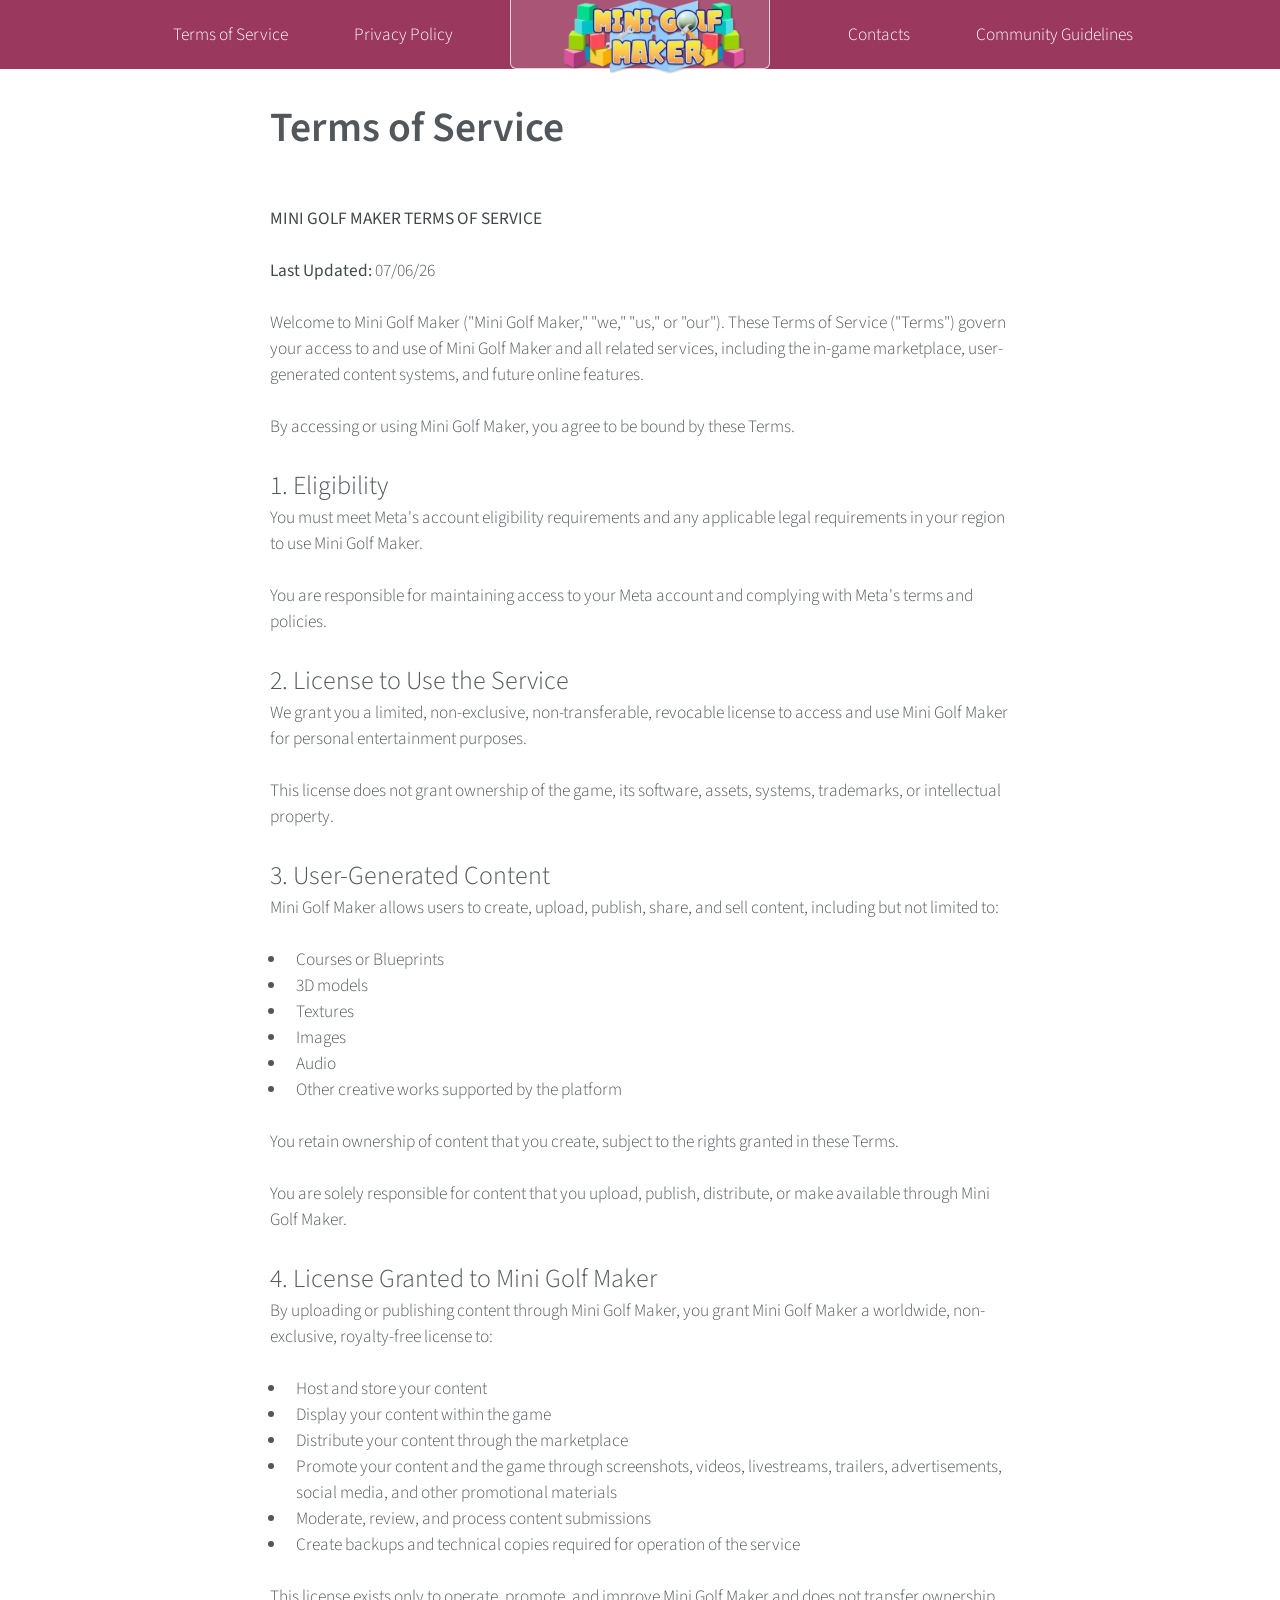
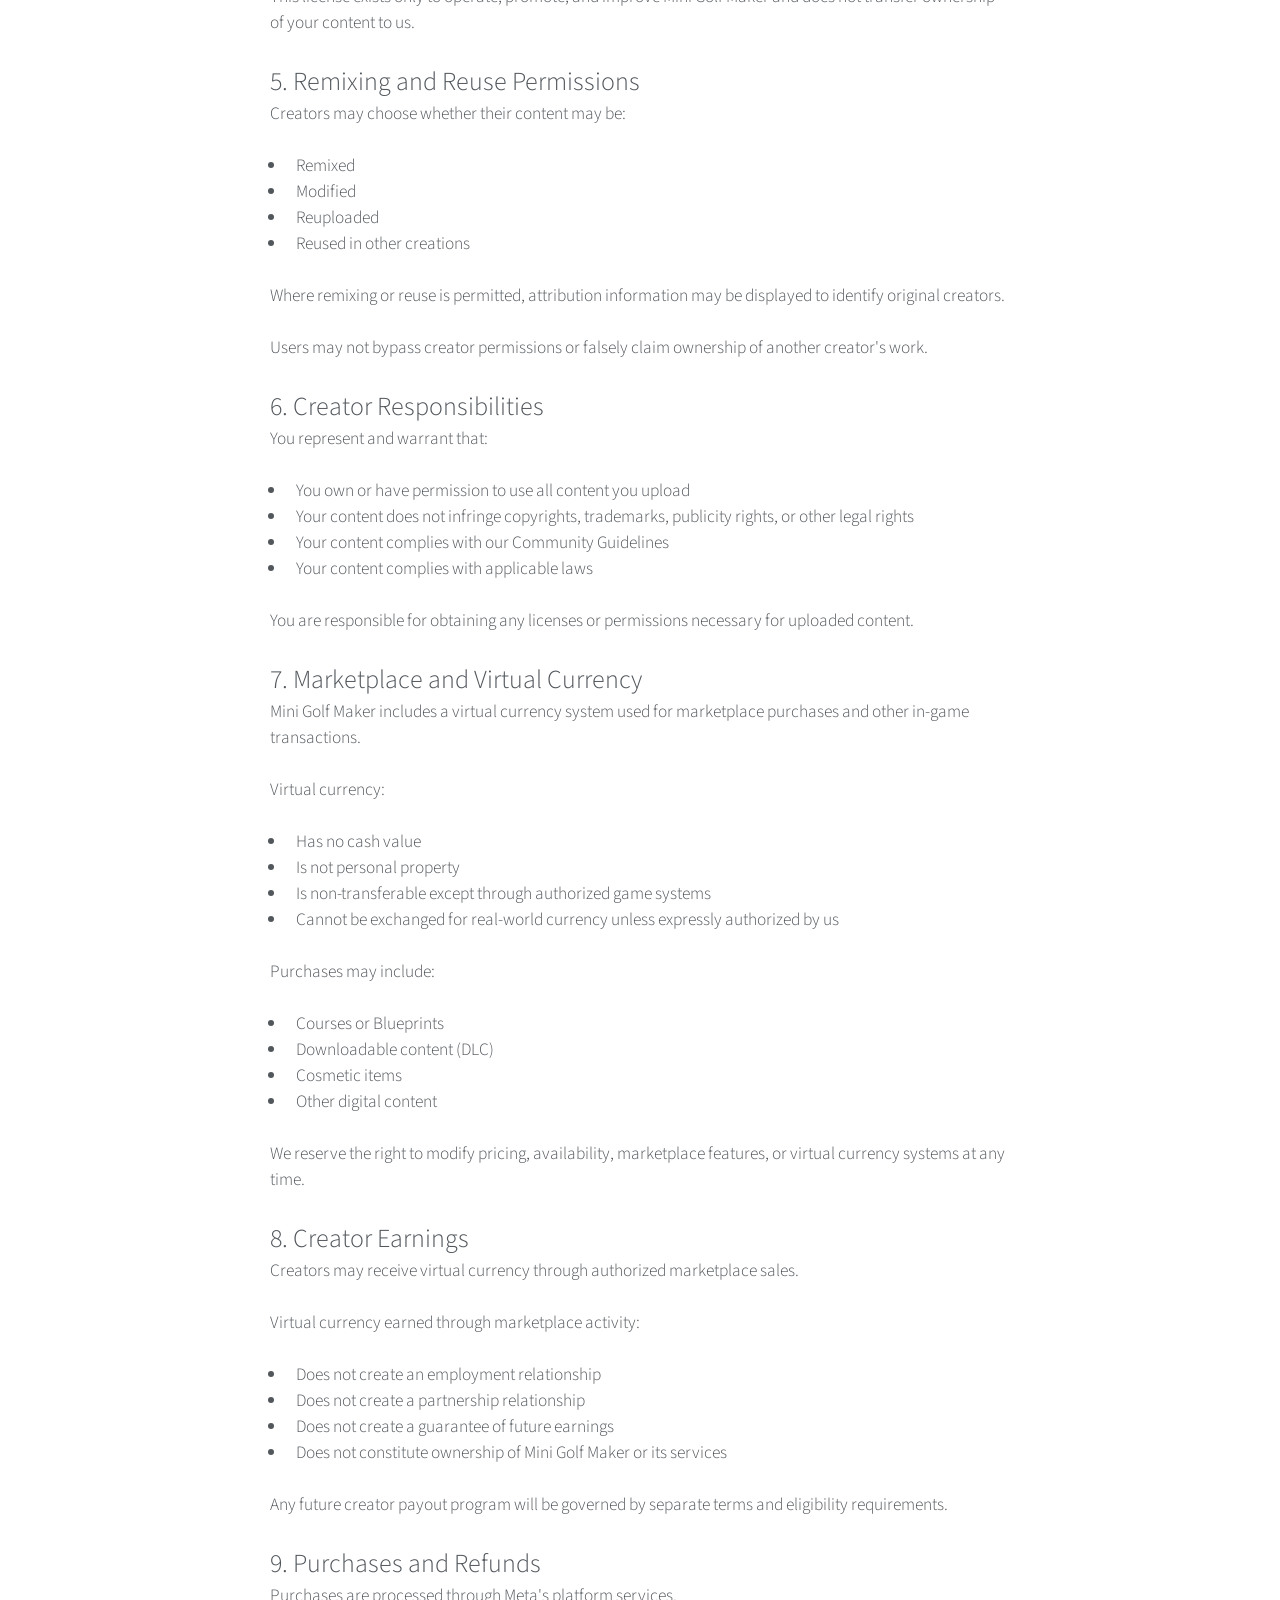
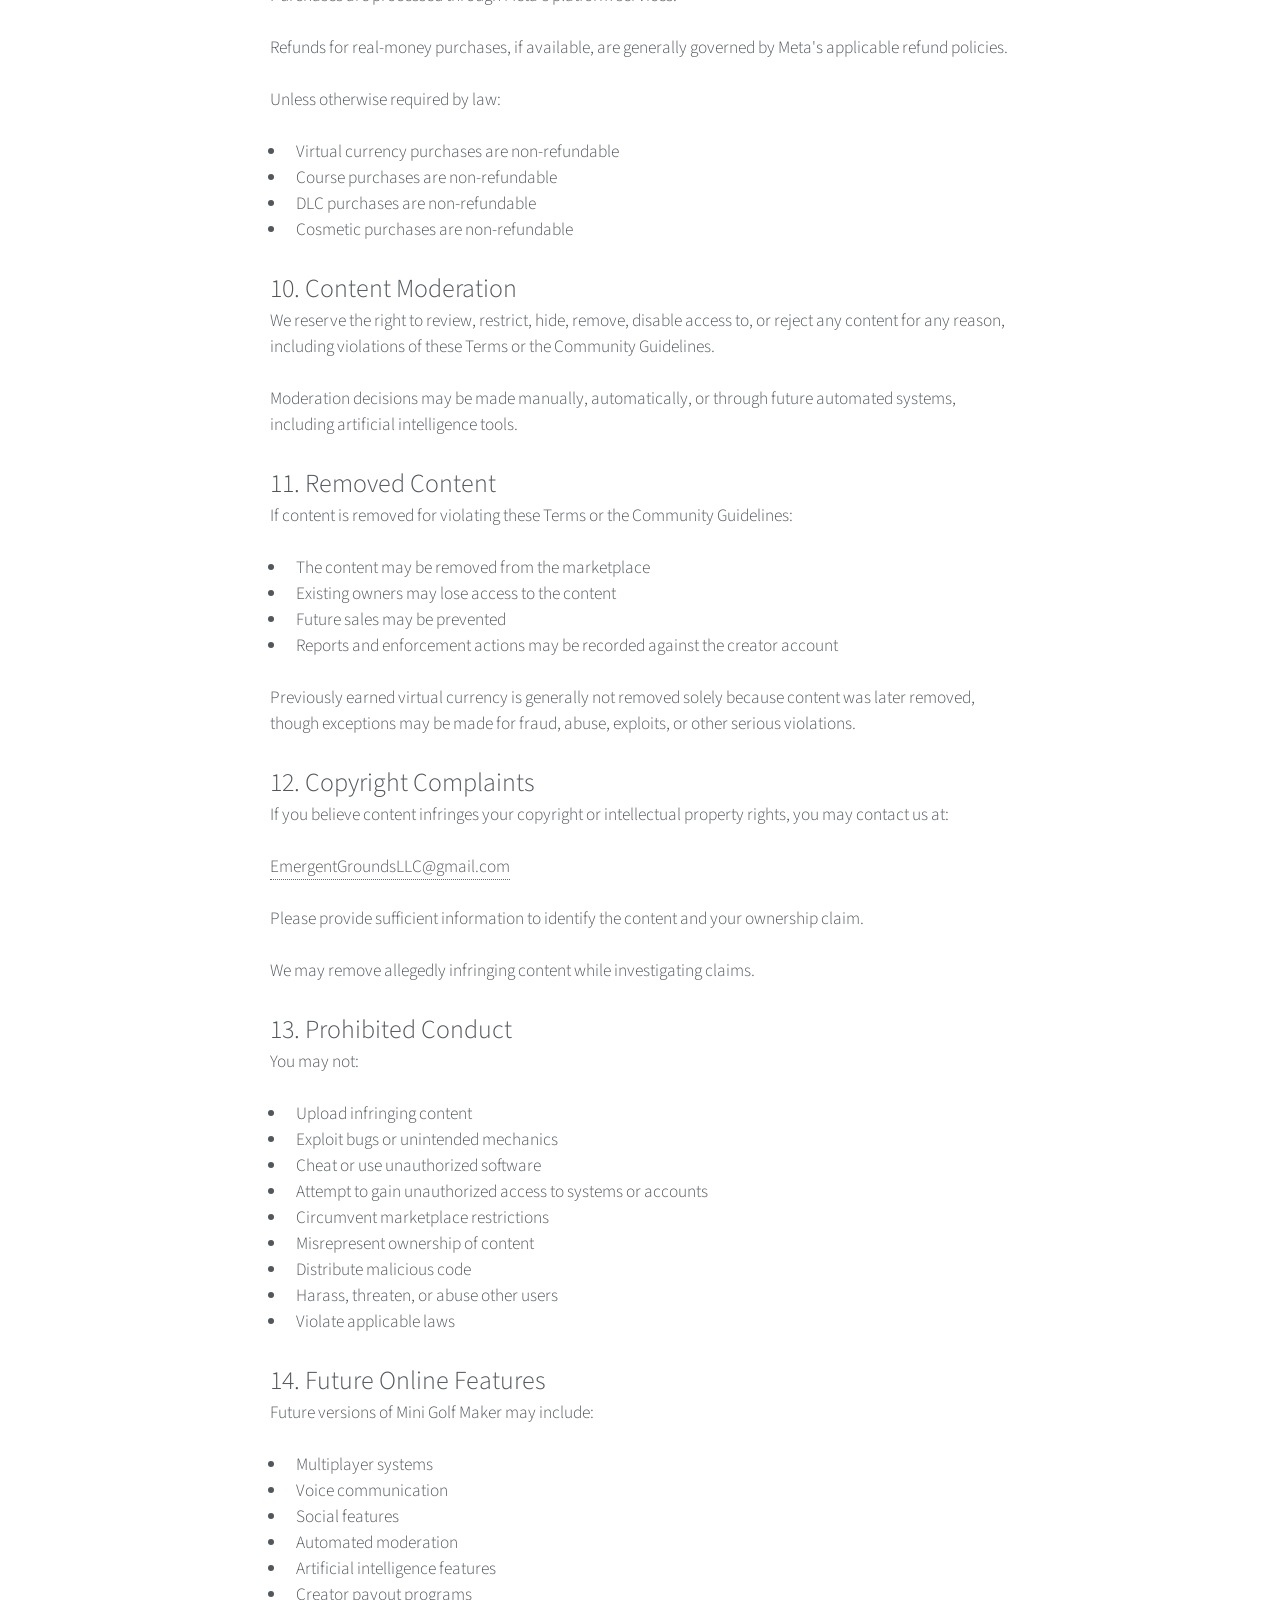
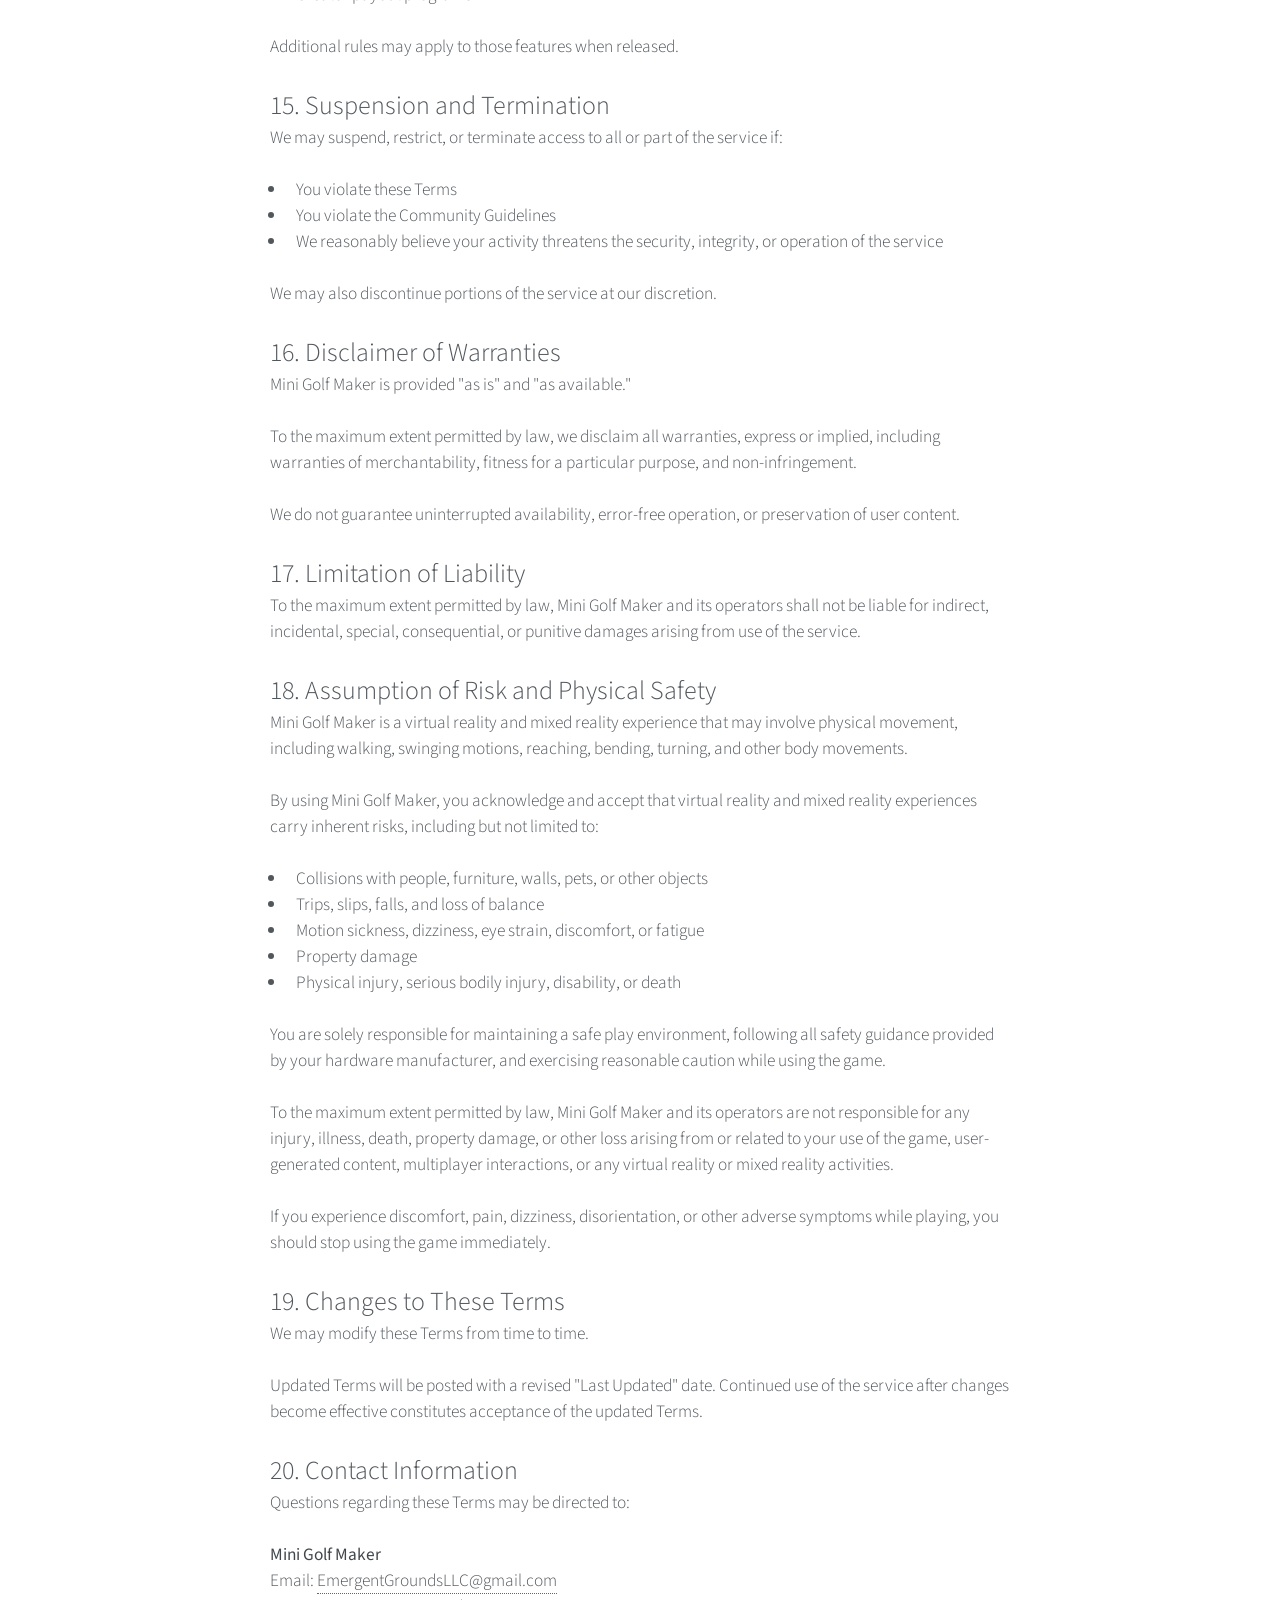
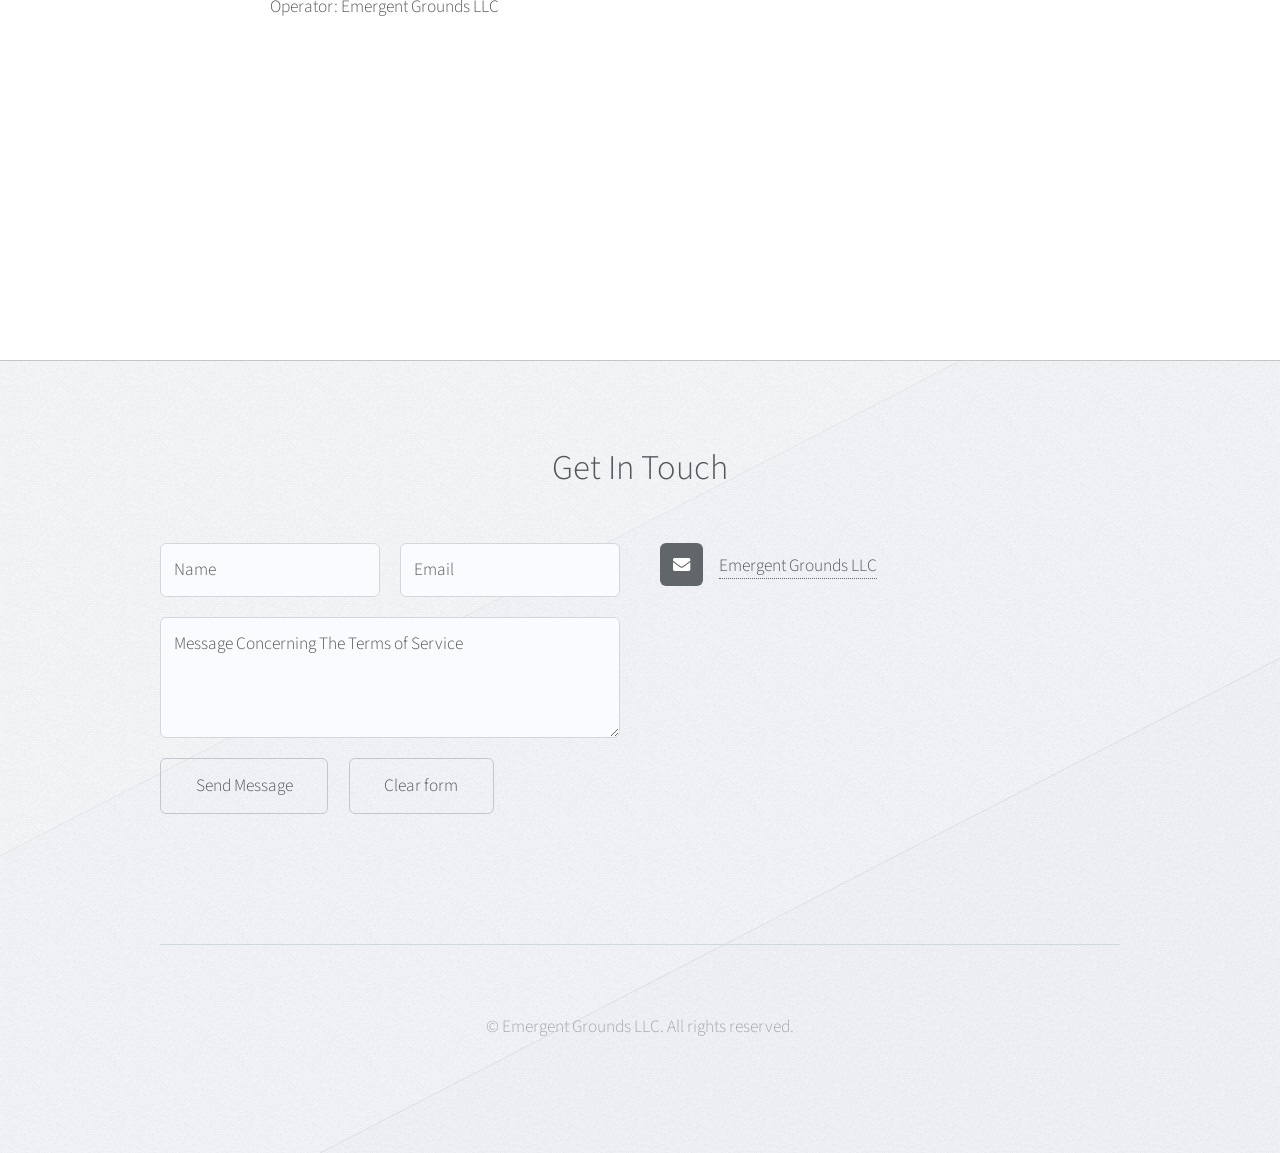
<file: terms-of-service.html>
<!DOCTYPE HTML>
<html>
    <head>
		<link rel="icon" type="image/x-icon" href="favicon.ico">
        <title>Terms of Service - Mini Golf Maker</title>
        <meta charset="utf-8" />
        <meta name="viewport" content="width=device-width, initial-scale=1, user-scalable=no" />
        <link rel="stylesheet" href="assets/css/main.css" />
    </head>
    <body class="no-sidebar is-preload">
		<div id="document">
			<div id="page-wrapper">
				<!-- Header -->
						<div id="header-wrapper">
							<div id="header" class="container">
		
								<!-- Logo -->
								<h1 id="logo">
									<a href="index.html#Terms-of-Service">
										<img src="images/logo.png" alt="Mini Golf Maker">
									</a>
								</h1>
		
								<!-- Nav -->
									<nav id="nav">
									    <ul>
											<li><a href="terms-of-service.html">Terms of Service</a></li>
											<li><a href="privacy-policy.html">Privacy Policy</a></li>
											<li class="break"><a href="#footer">Contacts</a></li>
											<li><a href="community-guidelines.html">Community Guidelines</a></li>
									    </ul>
									</nav>
							</div>
						</div>
					<!--Terms of Service-->
						<div class="wrapper">
							<div class="container" id="main">
		
								<!-- Content -->
									<article id="content">
										<header>
											<h2>Terms of Service</h2>
											<br>
										</header>
									
										<p><strong>MINI GOLF MAKER TERMS OF SERVICE</strong></p>
										<p><strong>Last Updated:</strong> 07/06/26</p>
									
										<p>
											Welcome to Mini Golf Maker ("Mini Golf Maker," "we," "us," or "our").
											These Terms of Service ("Terms") govern your access to and use of
											Mini Golf Maker and all related services, including the in-game marketplace,
											user-generated content systems, and future online features.
										</p>
									
										<p>
											By accessing or using Mini Golf Maker, you agree to be bound by these Terms.
										</p>
									
										<h3>1. Eligibility</h3>
									
										<p>
											You must meet Meta's account eligibility requirements and any applicable
											legal requirements in your region to use Mini Golf Maker.
										</p>
									
										<p>
											You are responsible for maintaining access to your Meta account and complying
											with Meta's terms and policies.
										</p>
									
										<h3>2. License to Use the Service</h3>
									
										<p>
											We grant you a limited, non-exclusive, non-transferable, revocable license
											to access and use Mini Golf Maker for personal entertainment purposes.
										</p>
									
										<p>
											This license does not grant ownership of the game, its software, assets,
											systems, trademarks, or intellectual property.
										</p>
									
										<h3>3. User-Generated Content</h3>
									
										<p>
											Mini Golf Maker allows users to create, upload, publish, share, and sell content,
											including but not limited to:
										</p>
									
										<ul>
											<li>Courses or Blueprints</li>
											<li>3D models</li>
											<li>Textures</li>
											<li>Images</li>
											<li>Audio</li>
											<li>Other creative works supported by the platform</li>
										</ul>
									
										<p>
											You retain ownership of content that you create, subject to the rights
											granted in these Terms.
										</p>
									
										<p>
											You are solely responsible for content that you upload, publish,
											distribute, or make available through Mini Golf Maker.
										</p>
									
										<h3>4. License Granted to Mini Golf Maker</h3>
									
										<p>
											By uploading or publishing content through Mini Golf Maker, you grant
											Mini Golf Maker a worldwide, non-exclusive, royalty-free license to:
										</p>
									
										<ul>
											<li>Host and store your content</li>
											<li>Display your content within the game</li>
											<li>Distribute your content through the marketplace</li>
											<li>Promote your content and the game through screenshots, videos, livestreams, trailers, advertisements, social media, and other promotional materials</li>
											<li>Moderate, review, and process content submissions</li>
											<li>Create backups and technical copies required for operation of the service</li>
										</ul>
									
										<p>
											This license exists only to operate, promote, and improve Mini Golf Maker
											and does not transfer ownership of your content to us.
										</p>
									
										<h3>5. Remixing and Reuse Permissions</h3>
									
										<p>
											Creators may choose whether their content may be:
										</p>
									
										<ul>
											<li>Remixed</li>
											<li>Modified</li>
											<li>Reuploaded</li>
											<li>Reused in other creations</li>
										</ul>
									
										<p>
											Where remixing or reuse is permitted, attribution information may be displayed
											to identify original creators.
										</p>
									
										<p>
											Users may not bypass creator permissions or falsely claim ownership of
											another creator's work.
										</p>
									
										<h3>6. Creator Responsibilities</h3>
									
										<p>You represent and warrant that:</p>
									
										<ul>
											<li>You own or have permission to use all content you upload</li>
											<li>Your content does not infringe copyrights, trademarks, publicity rights, or other legal rights</li>
											<li>Your content complies with our Community Guidelines</li>
											<li>Your content complies with applicable laws</li>
										</ul>
									
										<p>
											You are responsible for obtaining any licenses or permissions necessary
											for uploaded content.
										</p>
									
										<h3>7. Marketplace and Virtual Currency</h3>
									
										<p>
											Mini Golf Maker includes a virtual currency system used for marketplace
											purchases and other in-game transactions.
										</p>
									
										<p>Virtual currency:</p>
									
										<ul>
											<li>Has no cash value</li>
											<li>Is not personal property</li>
											<li>Is non-transferable except through authorized game systems</li>
											<li>Cannot be exchanged for real-world currency unless expressly authorized by us</li>
										</ul>
									
										<p>Purchases may include:</p>
									
										<ul>
											<li>Courses or Blueprints</li>
											<li>Downloadable content (DLC)</li>
											<li>Cosmetic items</li>
											<li>Other digital content</li>
										</ul>
									
										<p>
											We reserve the right to modify pricing, availability, marketplace features,
											or virtual currency systems at any time.
										</p>
									
										<h3>8. Creator Earnings</h3>
									
										<p>
											Creators may receive virtual currency through authorized marketplace sales.
										</p>
									
										<p>
											Virtual currency earned through marketplace activity:
										</p>
									
										<ul>
											<li>Does not create an employment relationship</li>
											<li>Does not create a partnership relationship</li>
											<li>Does not create a guarantee of future earnings</li>
											<li>Does not constitute ownership of Mini Golf Maker or its services</li>
										</ul>
									
										<p>
											Any future creator payout program will be governed by separate terms and
											eligibility requirements.
										</p>
									
										<h3>9. Purchases and Refunds</h3>
									
										<p>
											Purchases are processed through Meta's platform services.
										</p>
									
										<p>
											Refunds for real-money purchases, if available, are generally governed
											by Meta's applicable refund policies.
										</p>
									
										<p>Unless otherwise required by law:</p>
									
										<ul>
											<li>Virtual currency purchases are non-refundable</li>
											<li>Course purchases are non-refundable</li>
											<li>DLC purchases are non-refundable</li>
											<li>Cosmetic purchases are non-refundable</li>
										</ul>
									
										<h3>10. Content Moderation</h3>
									
										<p>
											We reserve the right to review, restrict, hide, remove, disable access to,
											or reject any content for any reason, including violations of these Terms
											or the Community Guidelines.
										</p>
									
										<p>
											Moderation decisions may be made manually, automatically, or through future
											automated systems, including artificial intelligence tools.
										</p>
									
										<h3>11. Removed Content</h3>
									
										<p>
											If content is removed for violating these Terms or the Community Guidelines:
										</p>
									
										<ul>
											<li>The content may be removed from the marketplace</li>
											<li>Existing owners may lose access to the content</li>
											<li>Future sales may be prevented</li>
											<li>Reports and enforcement actions may be recorded against the creator account</li>
										</ul>
									
										<p>
											Previously earned virtual currency is generally not removed solely because
											content was later removed, though exceptions may be made for fraud, abuse,
											exploits, or other serious violations.
										</p>
									
										<h3>12. Copyright Complaints</h3>
									
										<p>
											If you believe content infringes your copyright or intellectual property rights,
											you may contact us at:
										</p>
									
										<p>
											<a href="mailto:EmergentGroundsLLC@gmail.com?subject=Copyright%20Complaint">
												EmergentGroundsLLC@gmail.com
											</a>
										</p>
									
										<p>
											Please provide sufficient information to identify the content and your ownership claim.
										</p>
									
										<p>
											We may remove allegedly infringing content while investigating claims.
										</p>
									
										<h3>13. Prohibited Conduct</h3>
									
										<p>You may not:</p>
									
										<ul>
											<li>Upload infringing content</li>
											<li>Exploit bugs or unintended mechanics</li>
											<li>Cheat or use unauthorized software</li>
											<li>Attempt to gain unauthorized access to systems or accounts</li>
											<li>Circumvent marketplace restrictions</li>
											<li>Misrepresent ownership of content</li>
											<li>Distribute malicious code</li>
											<li>Harass, threaten, or abuse other users</li>
											<li>Violate applicable laws</li>
										</ul>
									
										<h3>14. Future Online Features</h3>
									
										<p>
											Future versions of Mini Golf Maker may include:
										</p>
									
										<ul>
											<li>Multiplayer systems</li>
											<li>Voice communication</li>
											<li>Social features</li>
											<li>Automated moderation</li>
											<li>Artificial intelligence features</li>
											<li>Creator payout programs</li>
										</ul>
									
										<p>
											Additional rules may apply to those features when released.
										</p>
									
										<h3>15. Suspension and Termination</h3>
									
										<p>
											We may suspend, restrict, or terminate access to all or part of the service if:
										</p>
									
										<ul>
											<li>You violate these Terms</li>
											<li>You violate the Community Guidelines</li>
											<li>We reasonably believe your activity threatens the security, integrity, or operation of the service</li>
										</ul>
									
										<p>
											We may also discontinue portions of the service at our discretion.
										</p>
									
										<h3>16. Disclaimer of Warranties</h3>
									
										<p>
											Mini Golf Maker is provided "as is" and "as available."
										</p>
									
										<p>
											To the maximum extent permitted by law, we disclaim all warranties,
											express or implied, including warranties of merchantability,
											fitness for a particular purpose, and non-infringement.
										</p>
									
										<p>
											We do not guarantee uninterrupted availability, error-free operation,
											or preservation of user content.
										</p>
									
										<h3>17. Limitation of Liability</h3>
									
										<p>
											To the maximum extent permitted by law, Mini Golf Maker and its operators
											shall not be liable for indirect, incidental, special, consequential,
											or punitive damages arising from use of the service.
										</p>
									
										<h3>18. Assumption of Risk and Physical Safety</h3>
									
										<p>
											Mini Golf Maker is a virtual reality and mixed reality experience that may involve
											physical movement, including walking, swinging motions, reaching, bending,
											turning, and other body movements.
										</p>
									
										<p>
											By using Mini Golf Maker, you acknowledge and accept that virtual reality and
											mixed reality experiences carry inherent risks, including but not limited to:
										</p>
									
										<ul>
											<li>Collisions with people, furniture, walls, pets, or other objects</li>
											<li>Trips, slips, falls, and loss of balance</li>
											<li>Motion sickness, dizziness, eye strain, discomfort, or fatigue</li>
											<li>Property damage</li>
											<li>Physical injury, serious bodily injury, disability, or death</li>
										</ul>
									
										<p>
											You are solely responsible for maintaining a safe play environment,
											following all safety guidance provided by your hardware manufacturer,
											and exercising reasonable caution while using the game.
										</p>
									
										<p>
											To the maximum extent permitted by law, Mini Golf Maker and its operators
											are not responsible for any injury, illness, death, property damage,
											or other loss arising from or related to your use of the game,
											user-generated content, multiplayer interactions, or any virtual reality
											or mixed reality activities.
										</p>
									
										<p>
											If you experience discomfort, pain, dizziness, disorientation,
											or other adverse symptoms while playing, you should stop using
											the game immediately.
										</p>
									
										<h3>19. Changes to These Terms</h3>
									
										<p>
											We may modify these Terms from time to time.
										</p>
									
										<p>
											Updated Terms will be posted with a revised "Last Updated" date.
											Continued use of the service after changes become effective constitutes
											acceptance of the updated Terms.
										</p>
									
										<h3>20. Contact Information</h3>
									
										<p>
											Questions regarding these Terms may be directed to:
										</p>
									
										<p>
											<strong>Mini Golf Maker</strong><br>
											Email:
											<a href="mailto:EmergentGroundsLLC@gmail.com?subject=Terms%20of%20Service">
												EmergentGroundsLLC@gmail.com
											</a><br>
											Operator: Emergent Grounds LLC
										</p>
									</article>
							</div>
						</div>
				<!-- Footer -->
						<div id="footer-wrapper">
							<div id="footer" class="container">
								<header class="major">
									<h2>Get In Touch</h2>
								</header>
								<div class="row">
									<section class="col-6 col-12-narrower">
										<form method="post" action="https://formspree.io/f/mzdlwrby">
											<div class="row gtr-50">
												<div class="col-6 col-12-mobile">
													<input name="name" placeholder="Name" type="text" />
												</div>
												<div class="col-6 col-12-mobile">
													<input name="email" placeholder="Email" type="text" />
												</div>
												<div class="col-12">
													<textarea name="message" placeholder="Message Concerning The Terms of Service"></textarea>
												</div>
												<div class="col-12">
													<ul class="actions">
														<li><input type="submit" value="Send Message" /></li>
														<li><input type="reset" value="Clear form" /></li>
													</ul>
												</div>
											</div>
										</form>
									</section>
									<section class="col-6 col-12-narrower">
										<div class="row gtr-0">
											<ul class="divided icons col-6 col-12-mobile">
												<li class="icon solid fa-envelope">
													<a href="mailto:emergentgroundsllc@gmail.com">
														<span class="extra">email:</span> Emergent Grounds LLC
													</a>
												</li>
											</ul>
										</div>
									</section>
								</div>
							</div>
							<div id="copyright" class="container">
								<ul class="menu">
									<li>&copy; Emergent Grounds LLC. All rights reserved.</li>
								</ul>
							</div>
						</div>
			</div>
		</div>
			<script src="assets/js/jquery.min.js"></script>
			<script src="assets/js/main.js"></script>
    </body>
</html>
</file>
<file: assets/css/main.css>
@import url("fontawesome-all.min.css");
@import url("https://fonts.googleapis.com/css?family=Source+Sans+Pro:300,300italic,400,400italic,600");

/*
	Telephasic by HTML5 UP
	html5up.net | @ajlkn
	Free for personal and commercial use under the CCA 3.0 license (html5up.net/license)
*/

html, body, div, span, applet, object,
iframe, h1, h2, h3, h4, h5, h6, p, blockquote,
pre, a, abbr, acronym, address, big, cite,
code, del, dfn, em, img, ins, kbd, q, s, samp,
small, strike, strong, sub, sup, tt, var, b,
u, i, center, dl, dt, dd, ol, ul, li, fieldset,
form, label, legend, table, caption, tbody,
tfoot, thead, tr, th, td, article, aside,
canvas, details, embed, figure, figcaption,
footer, header, hgroup, menu, nav, output, ruby,
section, summary, time, mark, audio, video {
	margin: 0;
	padding: 0;
	border: 0;
	font-size: 100%;
	font: inherit;
	vertical-align: baseline;}

article, aside, details, figcaption, figure,
footer, header, hgroup, menu, nav, section {
	display: block;}

body {
	line-height: 1;
}

ol, ul {
	list-style: none;
}

blockquote, q {
	quotes: none;
}

	blockquote:before, blockquote:after, q:before, q:after {
		content: '';
		content: none;
	}

table {
	border-collapse: collapse;
	border-spacing: 0;
}

body {
	-webkit-text-size-adjust: none;
}

mark {
	background-color: transparent;
	color: inherit;
}

input::-moz-focus-inner {
	border: 0;
	padding: 0;
}

input, select, textarea {
	-moz-appearance: none;
	-webkit-appearance: none;
	-ms-appearance: none;
	appearance: none;
}

	#discordbg {
    		background-image: url('your-image-path/discordbg.jpg'); /* Update this path */
    		background-size: cover; /* Ensures the image covers the whole section */
    		background-position: center; /* Centers the image */
    		background-repeat: no-repeat; /* Prevents tiling */
    		padding: 50px 20px; /* Adds some space inside the section */
    		text-align: center; /* Centers text */
    		color: white; /* Adjust text color for visibility */
	}

/* Basic */

	@-ms-viewport {
		width: device-width;
	}

	html {
	    scroll-behavior: smooth;
	}

	html {
		box-sizing: border-box;
	}

	*, *:before, *:after {
		box-sizing: inherit;
	}

	body {
		background: #f5f7fa;
		font-family: 'Source Sans Pro', sans-serif;
		font-weight: 300;
		color: #52575c;
		line-height: 1.75em;
		font-size: 14pt;
	}

		body.is-preload *, body.is-preload *:before, body.is-preload *:after {
			-moz-animation: none !important;
			-webkit-animation: none !important;
			-ms-animation: none !important;
			animation: none !important;
			-moz-transition: none !important;
			-webkit-transition: none !important;
			-ms-transition: none !important;
			transition: none !important;
		}

	input, textarea, select {
		font-family: 'Source Sans Pro', sans-serif;
		font-weight: 300;
		color: #52575c;
		line-height: 1.75em;
		font-size: 15pt;
	}

	h1, h2, h3, h4, h5, h6 {
		font-weight: 300;
		color: #52575c;
	}

	h1 a, h2 a, h3 a, h4 a, h5 a, h6 a {
		color: inherit;
		text-decoration: none;
	}

	h2 {
		font-size: 2em;
		line-height: 1.25em;
	}

	#document #content h2{
		font-size: 2.4em;
		font-weight: 600;
		line-height: 1.25em;
	}

	h3 {
		font-size: 1.5em;
		line-height: 1.5em;
	}

	a {
		-moz-transition: color 0.25s ease-in-out, border-color 0.25s ease-in-out, background-color 0.25s ease-in-out;
		-webkit-transition: color 0.25s ease-in-out, border-color 0.25s ease-in-out, background-color 0.25s ease-in-out;
		-ms-transition: color 0.25s ease-in-out, border-color 0.25s ease-in-out, background-color 0.25s ease-in-out;
		transition: color 0.25s ease-in-out, border-color 0.25s ease-in-out, background-color 0.25s ease-in-out;
		color: inherit;
		text-decoration: none;
		border-bottom: dotted 1px #62676c;
	}

		a:hover {
			color: #f35858;
			border-bottom-color: rgba(255, 255, 255, 0);
		}

	strong, b {
		font-weight: 400;
		color: #42474c;
	}

	em, i {
		font-style: italic;
	}

	sub {
		position: relative;
		top: 0.5em;
		font-size: 0.8em;
	}

	sup {
		position: relative;
		top: -0.5em;
		font-size: 0.8em;
	}

	hr {
		border: 0;
		border-top: solid 1px #c2c7cc;
	}

	blockquote {
		border-left: solid 0.5em #c2c7cc;
		padding: 1em 0 1em 2em;
		font-style: italic;
	}

	p, ul, ol, dl, table {
		margin-bottom: 1.5em;
	}

	@media screen and (max-width: 666px){
		#Roadmap p, #Privacy-Policy p, #Terms-of-Service p {
			font-size: 1.1em;
			width: 80vw;
			line-height: 1.25em;
		}
	}

	.features {
		margin-bottom: 1.5em;
	}

	.feature {
		text-align: center;
	}

/* Sections/Article */

	section, article {
		margin-bottom: 3em;
	}

	section > :last-child,
	article > :last-child,
	section:last-child,
	article:last-child {
		margin-bottom: 0;
	}

	.row > section, .row > article {
		margin-bottom: 0;
	}

	header {
		margin-bottom: 1.5em;
	}

		header > p {
			display: block;
			color: #f35858;
			padding: 0.75em 0 1em 0;
			font-size: 1.5em;
			line-height: 1.5em;
		}

		header.major {
			text-align: center;
		}

/* Container */

	.container {
		margin: 0 auto;
		max-width: 100%;
		width: 1200px;
	}

		@media screen and (max-width: 1280px) {

			.container {
				width: 960px;
			}

		}

		@media screen and (max-width: 1080px) {

			.container {
				width: 100%;
			}

		}

		@media screen and (max-width: 820px) {

			.container {
				width: 100%;
			}

		}

		@media screen and (max-width: 736px) {

			.container {
				width: 100%;
			}

		}

		@media screen and (max-width: 480px) {

			.container {
				width: 100%;
			}

		}

/* Row */

	.row {
		display: flex;
		flex-wrap: wrap;
		box-sizing: border-box;
		align-items: stretch;
	}

		.row > * {
			box-sizing: border-box;
		}

		.row.gtr-uniform > * > :last-child {
			margin-bottom: 0;
		}

		.row.aln-left {
			justify-content: flex-start;
		}

		.row.aln-center {
			justify-content: center;
		}

		.row.aln-right {
			justify-content: flex-end;
		}

		.row.aln-top {
			align-items: flex-start;
		}

		.row.aln-middle {
			align-items: center;
		}

		.row.aln-bottom {
			align-items: flex-end;
		}

		.row > .imp {
			order: -1;
		}

		.row > .col-1 {
			width: 8.33333%;
		}

		.row > .off-1 {
			margin-left: 8.33333%;
		}

		.row > .col-2 {
			width: 16.66667%;
		}

		.row > .off-2 {
			margin-left: 16.66667%;
		}

		.row > .col-3 {
			width: 25%;
		}

		.row > .off-3 {
			margin-left: 25%;
		}

		.row > .col-4 {
			width: 33.33333%;
		}

		.row > .off-4 {
			margin-left: 33.33333%;
		}

		.row > .col-5 {
			width: 41.66667%;
		}

		.row > .off-5 {
			margin-left: 41.66667%;
		}

		.row > .col-6 {
			width: 50%;
		}

		.row > .off-6 {
			margin-left: 50%;
		}

		.row > .col-7 {
			width: 58.33333%;
		}

		.row > .off-7 {
			margin-left: 58.33333%;
		}

		.row > .col-8 {
			width: 66.66667%;
		}

		.row > .off-8 {
			margin-left: 66.66667%;
		}

		.row > .col-9 {
			width: 75%;
		}

		.row > .off-9 {
			margin-left: 75%;
		}

		.row > .col-10 {
			width: 83.33333%;
		}

		.row > .off-10 {
			margin-left: 83.33333%;
		}

		.row > .col-11 {
			width: 91.66667%;
		}

		.row > .off-11 {
			margin-left: 91.66667%;
		}

		.row > .col-12 {
			width: 100%;
		}

		.row > .off-12 {
			margin-left: 100%;
		}

		.row.gtr-0 {
			margin-top: 0px;
			margin-left: 0px;
		}

			.row.gtr-0 > * {
				padding: 0px 0 0 0px;
			}

			.row.gtr-0.gtr-uniform {
				margin-top: 0px;
			}

				.row.gtr-0.gtr-uniform > * {
					padding-top: 0px;
				}

		.row.gtr-25 {
			margin-top: -12.5px;
			margin-left: -12.5px;
		}

			.row.gtr-25 > * {
				padding: 12.5px 0 0 12.5px;
			}

			.row.gtr-25.gtr-uniform {
				margin-top: -12.5px;
			}

				.row.gtr-25.gtr-uniform > * {
					padding-top: 12.5px;
				}

		.row.gtr-50 {
			margin-top: -25px;
			margin-left: -25px;
		}

			.row.gtr-50 > * {
				padding: 25px 0 0 25px;
			}

			.row.gtr-50.gtr-uniform {
				margin-top: -25px;
			}

				.row.gtr-50.gtr-uniform > * {
					padding-top: 25px;
				}

		.row {
			margin-top: -50px;
			margin-left: -50px;
		}

			.row > * {
				padding: 50px 0 0 50px;
			}

			.row.gtr-uniform {
				margin-top: -50px;
			}

				.row.gtr-uniform > * {
					padding-top: 50px;
				}

		.row.gtr-150 {
			margin-top: -75px;
			margin-left: -75px;
		}

			.row.gtr-150 > * {
				padding: 75px 0 0 75px;
			}

			.row.gtr-150.gtr-uniform {
				margin-top: -75px;
			}

				.row.gtr-150.gtr-uniform > * {
					padding-top: 75px;
				}

		.row.gtr-200 {
			margin-top: -100px;
			margin-left: -100px;
		}

			.row.gtr-200 > * {
				padding: 100px 0 0 100px;
			}

			.row.gtr-200.gtr-uniform {
				margin-top: -100px;
			}

				.row.gtr-200.gtr-uniform > * {
					padding-top: 100px;
				}

		@media screen and (max-width: 1280px) {

			.row {
				display: flex;
				flex-wrap: wrap;
				box-sizing: border-box;
				align-items: stretch;
			}

				.row > * {
					box-sizing: border-box;
				}

				.row.gtr-uniform > * > :last-child {
					margin-bottom: 0;
				}

				.row.aln-left {
					justify-content: flex-start;
				}

				.row.aln-center {
					justify-content: center;
				}

				.row.aln-right {
					justify-content: flex-end;
				}

				.row.aln-top {
					align-items: flex-start;
				}

				.row.aln-middle {
					align-items: center;
				}

				.row.aln-bottom {
					align-items: flex-end;
				}

				.row > .imp-normal {
					order: -1;
				}

				.row > .col-1-normal {
					width: 8.33333%;
				}

				.row > .off-1-normal {
					margin-left: 8.33333%;
				}

				.row > .col-2-normal {
					width: 16.66667%;
				}

				.row > .off-2-normal {
					margin-left: 16.66667%;
				}

				.row > .col-3-normal {
					width: 25%;
				}

				.row > .off-3-normal {
					margin-left: 25%;
				}

				.row > .col-4-normal {
					width: 33.33333%;
				}

				.row > .off-4-normal {
					margin-left: 33.33333%;
				}

				.row > .col-5-normal {
					width: 41.66667%;
				}

				.row > .off-5-normal {
					margin-left: 41.66667%;
				}

				.row > .col-6-normal {
					width: 50%;
				}

				.row > .off-6-normal {
					margin-left: 50%;
				}

				.row > .col-7-normal {
					width: 58.33333%;
				}

				.row > .off-7-normal {
					margin-left: 58.33333%;
				}

				.row > .col-8-normal {
					width: 66.66667%;
				}

				.row > .off-8-normal {
					margin-left: 66.66667%;
				}

				.row > .col-9-normal {
					width: 75%;
				}

				.row > .off-9-normal {
					margin-left: 75%;
				}

				.row > .col-10-normal {
					width: 83.33333%;
				}

				.row > .off-10-normal {
					margin-left: 83.33333%;
				}

				.row > .col-11-normal {
					width: 91.66667%;
				}

				.row > .off-11-normal {
					margin-left: 91.66667%;
				}

				.row > .col-12-normal {
					width: 100%;
				}

				.row > .off-12-normal {
					margin-left: 100%;
				}

				.row.gtr-0 {
					margin-top: 0px;
					margin-left: 0px;
				}

					.row.gtr-0 > * {
						padding: 0px 0 0 0px;
					}

					.row.gtr-0.gtr-uniform {
						margin-top: 0px;
					}

						.row.gtr-0.gtr-uniform > * {
							padding-top: 0px;
						}

				.row.gtr-25 {
					margin-top: -10px;
					margin-left: -10px;
				}

					.row.gtr-25 > * {
						padding: 10px 0 0 10px;
					}

					.row.gtr-25.gtr-uniform {
						margin-top: -10px;
					}

						.row.gtr-25.gtr-uniform > * {
							padding-top: 10px;
						}

				.row.gtr-50 {
					margin-top: -20px;
					margin-left: -20px;
				}

					.row.gtr-50 > * {
						padding: 20px 0 0 20px;
					}

					.row.gtr-50.gtr-uniform {
						margin-top: -20px;
					}

						.row.gtr-50.gtr-uniform > * {
							padding-top: 20px;
						}

				.row {
					margin-top: -40px;
					margin-left: -40px;
				}

					.row > * {
						padding: 40px 0 0 40px;
					}

					.row.gtr-uniform {
						margin-top: -40px;
					}

						.row.gtr-uniform > * {
							padding-top: 40px;
						}

				.row.gtr-150 {
					margin-top: -60px;
					margin-left: -60px;
				}

					.row.gtr-150 > * {
						padding: 60px 0 0 60px;
					}

					.row.gtr-150.gtr-uniform {
						margin-top: -60px;
					}

						.row.gtr-150.gtr-uniform > * {
							padding-top: 60px;
						}

				.row.gtr-200 {
					margin-top: -80px;
					margin-left: -80px;
				}

					.row.gtr-200 > * {
						padding: 80px 0 0 80px;
					}

					.row.gtr-200.gtr-uniform {
						margin-top: -80px;
					}

						.row.gtr-200.gtr-uniform > * {
							padding-top: 80px;
						}

		}

		@media screen and (max-width: 1080px) {

			.row {
				display: flex;
				flex-wrap: wrap;
				box-sizing: border-box;
				align-items: stretch;
			}

				.row > * {
					box-sizing: border-box;
				}

				.row.gtr-uniform > * > :last-child {
					margin-bottom: 0;
				}

				.row.aln-left {
					justify-content: flex-start;
				}

				.row.aln-center {
					justify-content: center;
				}

				.row.aln-right {
					justify-content: flex-end;
				}

				.row.aln-top {
					align-items: flex-start;
				}

				.row.aln-middle {
					align-items: center;
				}

				.row.aln-bottom {
					align-items: flex-end;
				}

				.row > .imp-narrow {
					order: -1;
				}

				.row > .col-1-narrow {
					width: 8.33333%;
				}

				.row > .off-1-narrow {
					margin-left: 8.33333%;
				}

				.row > .col-2-narrow {
					width: 16.66667%;
				}

				.row > .off-2-narrow {
					margin-left: 16.66667%;
				}

				.row > .col-3-narrow {
					width: 25%;
				}

				.row > .off-3-narrow {
					margin-left: 25%;
				}

				.row > .col-4-narrow {
					width: 33.33333%;
				}

				.row > .off-4-narrow {
					margin-left: 33.33333%;
				}

				.row > .col-5-narrow {
					width: 41.66667%;
				}

				.row > .off-5-narrow {
					margin-left: 41.66667%;
				}

				.row > .col-6-narrow {
					width: 50%;
				}

				.row > .off-6-narrow {
					margin-left: 50%;
				}

				.row > .col-7-narrow {
					width: 58.33333%;
				}

				.row > .off-7-narrow {
					margin-left: 58.33333%;
				}

				.row > .col-8-narrow {
					width: 66.66667%;
				}

				.row > .off-8-narrow {
					margin-left: 66.66667%;
				}

				.row > .col-9-narrow {
					width: 75%;
				}

				.row > .off-9-narrow {
					margin-left: 75%;
				}

				.row > .col-10-narrow {
					width: 83.33333%;
				}

				.row > .off-10-narrow {
					margin-left: 83.33333%;
				}

				.row > .col-11-narrow {
					width: 91.66667%;
				}

				.row > .off-11-narrow {
					margin-left: 91.66667%;
				}

				.row > .col-12-narrow {
					width: 100%;
				}

				.row > .off-12-narrow {
					margin-left: 100%;
				}

				.row.gtr-0 {
					margin-top: 0px;
					margin-left: 0px;
				}

					.row.gtr-0 > * {
						padding: 0px 0 0 0px;
					}

					.row.gtr-0.gtr-uniform {
						margin-top: 0px;
					}

						.row.gtr-0.gtr-uniform > * {
							padding-top: 0px;
						}

				.row.gtr-25 {
					margin-top: -10px;
					margin-left: -10px;
				}

					.row.gtr-25 > * {
						padding: 10px 0 0 10px;
					}

					.row.gtr-25.gtr-uniform {
						margin-top: -10px;
					}

						.row.gtr-25.gtr-uniform > * {
							padding-top: 10px;
						}

				.row.gtr-50 {
					margin-top: -20px;
					margin-left: -20px;
				}

					.row.gtr-50 > * {
						padding: 20px 0 0 20px;
					}

					.row.gtr-50.gtr-uniform {
						margin-top: -20px;
					}

						.row.gtr-50.gtr-uniform > * {
							padding-top: 20px;
						}

				.row {
					margin-top: -40px;
					margin-left: -40px;
				}

					.row > * {
						padding: 40px 0 0 40px;
					}

					.row.gtr-uniform {
						margin-top: -40px;
					}

						.row.gtr-uniform > * {
							padding-top: 40px;
						}

				.row.gtr-150 {
					margin-top: -60px;
					margin-left: -60px;
				}

					.row.gtr-150 > * {
						padding: 60px 0 0 60px;
					}

					.row.gtr-150.gtr-uniform {
						margin-top: -60px;
					}

						.row.gtr-150.gtr-uniform > * {
							padding-top: 60px;
						}

				.row.gtr-200 {
					margin-top: -80px;
					margin-left: -80px;
				}

					.row.gtr-200 > * {
						padding: 80px 0 0 80px;
					}

					.row.gtr-200.gtr-uniform {
						margin-top: -80px;
					}

						.row.gtr-200.gtr-uniform > * {
							padding-top: 80px;
						}

		}

		@media screen and (max-width: 376px) {
			.row > .col-12-narrower {
				width: 100%;
				position: relative;
			}

			#Roadmap, #Privacy-Policy, #Terms-of-Service {
				left: -43.5vw !important;
			}
		}


		@media screen and (max-width: 666px) {

			.row {
				display: flex;
				flex-wrap: wrap;
				box-sizing: border-box;
				align-items: stretch;
			}

				.row > * {
					box-sizing: border-box;
				}

				.row.gtr-uniform > * > :last-child {
					margin-bottom: 0;
				}

				.row.aln-left {
					justify-content: flex-start;
				}

				.row.aln-center {
					justify-content: center;
				}

				.row.aln-right {
					justify-content: flex-end;
				}

				.row.aln-top {
					align-items: flex-start;
				}

				.row.aln-middle {
					align-items: center;
				}

				.row.aln-bottom {
					align-items: flex-end;
				}

				.row > .imp-narrower {
					order: -1;
				}

				.row > .col-1-narrower {
					width: 8.33333%;
				}

				.row > .off-1-narrower {
					margin-left: 8.33333%;
				}

				.row > .col-2-narrower {
					width: 16.66667%;
				}

				.row > .off-2-narrower {
					margin-left: 16.66667%;
				}

				.row > .col-3-narrower {
					width: 25%;
				}

				.row > .off-3-narrower {
					margin-left: 25%;
				}

				.row > .col-4-narrower {
					width: 33.33333%;
				}

				.row > .off-4-narrower {
					margin-left: 33.33333%;
				}

				.row > .col-5-narrower {
					width: 41.66667%;
				}

				.row > .off-5-narrower {
					margin-left: 41.66667%;
				}

				.row > .col-6-narrower {
					width: 50%;
				}

				.row > .off-6-narrower {
					margin-left: 50%;
				}

				.row > .col-7-narrower {
					width: 58.33333%;
				}

				.row > .off-7-narrower {
					margin-left: 58.33333%;
				}

				.row > .col-8-narrower {
					width: 66.66667%;
				}

				.row > .off-8-narrower {
					margin-left: 66.66667%;
				}

				.row > .col-9-narrower {
					width: 75%;
				}

				.row > .off-9-narrower {
					margin-left: 75%;
				}

				.row > .col-10-narrower {
					width: 83.33333%;
				}

				.row > .off-10-narrower {
					margin-left: 83.33333%;
				}

				.row > .col-11-narrower {
					width: 91.66667%;
				}

				.row > .off-11-narrower {
					margin-left: 91.66667%;
				}

				.row > .col-12-narrower {
					width: 100%;
					position: relative;
					left: -54vw;
				}

				#footer .row > .col-12-narrower {
					left: 0vw;
					width: 100%;
				}

				.row > .off-12-narrower {
					margin-left: 100%;
				}

				.row.gtr-0 {
					margin-top: 0px;
					margin-left: 0px;
				}

					.row.gtr-0 > * {
						padding: 0px 0 0 0px;
					}

					.row.gtr-0.gtr-uniform {
						margin-top: 0px;
					}

						.row.gtr-0.gtr-uniform > * {
							padding-top: 0px;
						}

				.row.gtr-25 {
					margin-top: -7.5px;
					margin-left: -7.5px;
				}

					.row.gtr-25 > * {
						padding: 7.5px 0 0 7.5px;
					}

					.row.gtr-25.gtr-uniform {
						margin-top: -7.5px;
					}

						.row.gtr-25.gtr-uniform > * {
							padding-top: 7.5px;
						}

				.row.gtr-50 {
					margin-top: -15px;
					margin-left: -15px;
				}

					.row.gtr-50 > * {
						padding: 15px 0 0 15px;
					}

					.row.gtr-50.gtr-uniform {
						margin-top: -15px;
					}

						.row.gtr-50.gtr-uniform > * {
							padding-top: 15px;
						}

				.row {
					margin-top: -30px;
					margin-left: -30px;
				}

					.row > * {
						padding: 30px 0 0 30px;
					}

					.row.gtr-uniform {
						margin-top: -30px;
					}

						.row.gtr-uniform > * {
							padding-top: 30px;
						}

				.row.gtr-150 {
					margin-top: -45px;
					margin-left: -45px;
				}

					.row.gtr-150 > * {
						padding: 45px 0 0 45px;
					}

					.row.gtr-150.gtr-uniform {
						margin-top: -45px;
					}

						.row.gtr-150.gtr-uniform > * {
							padding-top: 45px;
						}

				.row.gtr-200 {
					margin-top: -60px;
					margin-left: -60px;
				}

					.row.gtr-200 > * {
						padding: 60px 0 0 60px;
					}

					.row.gtr-200.gtr-uniform {
						margin-top: -60px;
					}

						.row.gtr-200.gtr-uniform > * {
							padding-top: 60px;
						}

		}

		@media screen and (max-width: 666px) {

			.row {
				display: flex;
				flex-wrap: wrap;
				box-sizing: border-box;
				align-items: stretch;
			}

				.row > * {
					box-sizing: border-box;
				}

				.row.gtr-uniform > * > :last-child {
					margin-bottom: 0;
				}

				.row.aln-left {
					justify-content: flex-start;
				}

				.row.aln-center {
					justify-content: center;
				}

				.row.aln-right {
					justify-content: flex-end;
				}

				.row.aln-top {
					align-items: flex-start;
				}

				.row.aln-middle {
					align-items: center;
				}

				.row.aln-bottom {
					align-items: flex-end;
				}

				.row > .imp-mobile {
					order: -1;
				}

				.row > .col-1-mobile {
					width: 8.33333%;
				}

				.row > .off-1-mobile {
					margin-left: 8.33333%;
				}

				.row > .col-2-mobile {
					width: 16.66667%;
				}

				.row > .off-2-mobile {
					margin-left: 16.66667%;
				}

				.row > .col-3-mobile {
					width: 25%;
				}

				.row > .off-3-mobile {
					margin-left: 25%;
				}

				.row > .col-4-mobile {
					width: 33.33333%;
				}

				.row > .off-4-mobile {
					margin-left: 33.33333%;
				}

				.row > .col-5-mobile {
					width: 41.66667%;
				}

				.row > .off-5-mobile {
					margin-left: 41.66667%;
				}

				.row > .col-6-mobile {
					width: 50%;
				}

				.row > .off-6-mobile {
					margin-left: 50%;
				}

				.row > .col-7-mobile {
					width: 58.33333%;
				}

				.row > .off-7-mobile {
					margin-left: 58.33333%;
				}

				.row > .col-8-mobile {
					width: 66.66667%;
				}

				.row > .off-8-mobile {
					margin-left: 66.66667%;
				}

				.row > .col-9-mobile {
					width: 75%;
				}

				.row > .off-9-mobile {
					margin-left: 75%;
				}

				.row > .col-10-mobile {
					width: 83.33333%;
				}

				.row > .off-10-mobile {
					margin-left: 83.33333%;
				}

				.row > .col-11-mobile {
					width: 91.66667%;
				}

				.row > .off-11-mobile {
					margin-left: 91.66667%;
				}

				.row > .col-12-mobile {
					width: 100%;
				}

				.row > .off-12-mobile {
					margin-left: 100%;
				}

				.row.gtr-0 {
					margin-top: 0px;
					margin-left: 0px;
				}

					.row.gtr-0 > * {
						padding: 0px 0 0 0px;
					}

					.row.gtr-0.gtr-uniform {
						margin-top: 0px;
					}

						.row.gtr-0.gtr-uniform > * {
							padding-top: 0px;
						}

				.row.gtr-25 {
					margin-top: -5px;
					margin-left: -5px;
				}

					.row.gtr-25 > * {
						padding: 5px 0 0 5px;
					}

					.row.gtr-25.gtr-uniform {
						margin-top: -5px;
					}

						.row.gtr-25.gtr-uniform > * {
							padding-top: 5px;
						}

				.row.gtr-50 {
					margin-top: -10px;
					margin-left: -10px;
				}

					.row.gtr-50 > * {
						padding: 10px 0 0 10px;
					}

					.row.gtr-50.gtr-uniform {
						margin-top: -10px;
					}

						.row.gtr-50.gtr-uniform > * {
							padding-top: 10px;
						}

				.row {
					margin-top: -20px;
					margin-left: -20px;
				}

					.row > * {
						padding: 20px 0 0 20px;
					}

					.row.gtr-uniform {
						margin-top: -20px;
					}

						.row.gtr-uniform > * {
							padding-top: 20px;
						}

				.row.gtr-150 {
					margin-top: -30px;
					margin-left: -30px;
				}

					.row.gtr-150 > * {
						padding: 30px 0 0 30px;
					}

					.row.gtr-150.gtr-uniform {
						margin-top: -30px;
					}

						.row.gtr-150.gtr-uniform > * {
							padding-top: 30px;
						}

				.row.gtr-200 {
					margin-top: -40px;
					margin-left: -40px;
				}

					.row.gtr-200 > * {
						padding: 40px 0 0 40px;
					}

					.row.gtr-200.gtr-uniform {
						margin-top: -40px;
					}

						.row.gtr-200.gtr-uniform > * {
							padding-top: 40px;
						}

		}

		@media screen and (max-width: 480px) {

			.row {
				display: flex;
				flex-wrap: wrap;
				box-sizing: border-box;
				align-items: stretch;
			}

				.row > * {
					box-sizing: border-box;
				}

				.row.gtr-uniform > * > :last-child {
					margin-bottom: 0;
				}

				.row.aln-left {
					justify-content: flex-start;
				}

				.row.aln-center {
					justify-content: center;
				}

				.row.aln-right {
					justify-content: flex-end;
				}

				.row.aln-top {
					align-items: flex-start;
				}

				.row.aln-middle {
					align-items: center;
				}

				.row.aln-bottom {
					align-items: flex-end;
				}

				.row > .imp-mobilep {
					order: -1;
				}

				.row > .col-1-mobilep {
					width: 8.33333%;
				}

				.row > .off-1-mobilep {
					margin-left: 8.33333%;
				}

				.row > .col-2-mobilep {
					width: 16.66667%;
				}

				.row > .off-2-mobilep {
					margin-left: 16.66667%;
				}

				.row > .col-3-mobilep {
					width: 25%;
				}

				.row > .off-3-mobilep {
					margin-left: 25%;
				}

				.row > .col-4-mobilep {
					width: 33.33333%;
				}

				.row > .off-4-mobilep {
					margin-left: 33.33333%;
				}

				.row > .col-5-mobilep {
					width: 41.66667%;
				}

				.row > .off-5-mobilep {
					margin-left: 41.66667%;
				}

				.row > .col-6-mobilep {
					width: 50%;
				}

				.row > .off-6-mobilep {
					margin-left: 50%;
				}

				.row > .col-7-mobilep {
					width: 58.33333%;
				}

				.row > .off-7-mobilep {
					margin-left: 58.33333%;
				}

				.row > .col-8-mobilep {
					width: 66.66667%;
				}

				.row > .off-8-mobilep {
					margin-left: 66.66667%;
				}

				.row > .col-9-mobilep {
					width: 75%;
				}

				.row > .off-9-mobilep {
					margin-left: 75%;
				}

				.row > .col-10-mobilep {
					width: 83.33333%;
				}

				.row > .off-10-mobilep {
					margin-left: 83.33333%;
				}

				.row > .col-11-mobilep {
					width: 91.66667%;
				}

				.row > .off-11-mobilep {
					margin-left: 91.66667%;
				}

				.row > .col-12-mobilep {
					width: 100%;
				}

				.row > .off-12-mobilep {
					margin-left: 100%;
				}

				.row.gtr-0 {
					margin-top: 0px;
					margin-left: 0px;
				}

					.row.gtr-0 > * {
						padding: 0px 0 0 0px;
					}

					.row.gtr-0.gtr-uniform {
						margin-top: 0px;
					}

						.row.gtr-0.gtr-uniform > * {
							padding-top: 0px;
						}

				.row.gtr-25 {
					margin-top: -5px;
					margin-left: -5px;
				}

					.row.gtr-25 > * {
						padding: 5px 0 0 5px;
					}

					.row.gtr-25.gtr-uniform {
						margin-top: -5px;
					}

						.row.gtr-25.gtr-uniform > * {
							padding-top: 5px;
						}

				.row.gtr-50 {
					margin-top: -10px;
					margin-left: -10px;
				}

					.row.gtr-50 > * {
						padding: 10px 0 0 10px;
					}

					.row.gtr-50.gtr-uniform {
						margin-top: -10px;
					}

						.row.gtr-50.gtr-uniform > * {
							padding-top: 10px;
						}

				.row {
					margin-top: -20px;
					margin-left: -20px;
				}

					.row > * {
						padding: 20px 0 0 20px;
					}

					.row.gtr-uniform {
						margin-top: -20px;
					}

						.row.gtr-uniform > * {
							padding-top: 20px;
						}

				.row.gtr-150 {
					margin-top: -30px;
					margin-left: -30px;
				}

					.row.gtr-150 > * {
						padding: 30px 0 0 30px;
					}

					.row.gtr-150.gtr-uniform {
						margin-top: -30px;
					}

						.row.gtr-150.gtr-uniform > * {
							padding-top: 30px;
						}

				.row.gtr-200 {
					margin-top: -40px;
					margin-left: -40px;
				}

					.row.gtr-200 > * {
						padding: 40px 0 0 40px;
					}

					.row.gtr-200.gtr-uniform {
						margin-top: -40px;
					}

						.row.gtr-200.gtr-uniform > * {
							padding-top: 40px;
						}

		}

/* logo */
#logo img {
    	background: transparent;
    	width: 200px; /* Adjust as needed */
    	/*height: auto; /* Keeps the aspect ratio */
}
#logo img {
	display: block;
	position: relative;
	top: -62px;
	left: 43px;
	z-index: 4;
}


/* Image */

	.image {
		-moz-transition: opacity 0.25s ease-in-out;
		-webkit-transition: opacity 0.25s ease-in-out;
		-ms-transition: opacity 0.25s ease-in-out;
		transition: opacity 0.25s ease-in-out;
		display: inline-block;
		outline: 0;
		border: 0;
	}

		.image img {
			display: block;
			width: 100%;
		}

		.image.fit {
			display: block;
			width: 100%;
		}

		.image.featured {
			display: block;
			width: 100%;
			margin: 0 0 3em 0;
		}

		.image.left {
			float: left;
			margin: 0 2em 2em 0;
		}

		.image.centered {
			display: block;
			margin: 0 0 3em 0;
		}

			.image.centered img {
				margin: 0 auto;
				width: auto;
			}

	a.image:hover {
		opacity: 0.85;
	}

/* List */

	ul {
		list-style: disc;
		padding-left: 1em;
	}

		ul li {
			padding-left: 0.5em;
		}

	ol {
		list-style: decimal;
		padding-left: 1.25em;
	}

		ol li {
			padding-left: 0.25em;
		}

/* Actions */

	ul.actions {
		padding-top: 1em;
		list-style: none;
		padding-left: 0;
	}

		ul.actions.major {
			text-align: center;
		}

		ul.actions li {
			display: inline-block;
			margin-left: 1em;
			padding-left: 0;
		}

			ul.actions li:first-child {
				margin-left: 0;
			}

/* Divided */

	ul.divided {
		list-style: none;
		padding-left: 0;
	}

		ul.divided li {
			border-top: solid 1px #d2d7dc;
			padding-top: 2em;
			margin-top: 2em;
			padding-left: 0;
		}

			ul.divided li:first-child {
				padding-top: 0;
				margin-top: 0;
				border-top: 0;
			}

/* Icons */

	ul.icons {
		list-style: none;
		padding-left: 0;
	}

		ul.icons li {
			padding-left: 0;
		}

			ul.icons li:before {
				display: inline-block;
				color: #fff;
				background: #61666b;
				width: 2.5em;
				height: 2.5em;
				border-radius: 0.35em;
				text-align: center;
				line-height: 2.5em;
				margin-right: 0.75em;
			}

/* Menu */

	ul.menu {
		list-style: none;
		padding-left: 0;
	}

		ul.menu li {
			display: inline-block;
			border-left: solid 1px #d2d7dc;
			padding-left: 1em;
			margin-left: 1em;
		}

			ul.menu li:first-child {
				border-left: 0;
				padding-left: 0;
				margin-left: 0;
			}

/* Form */

	form .actions {
		padding-top: 0;
	}

	form label {
		display: block;
		font-weight: 300;
		color: #52575c;
		margin: 0 0 0.5em 0;
	}

	form input[type="text"],
	form input[type="email"],
	form input[type="password"],
	form select,
	form textarea {
		-moz-transition: background-color 0.25s ease-in-out;
		-webkit-transition: background-color 0.25s ease-in-out;
		-ms-transition: background-color 0.25s ease-in-out;
		transition: background-color 0.25s ease-in-out;
		-webkit-appearance: none;
		display: block;
		background: #f9fbfe;
		border: solid 1px #d2d7dc;
		border-radius: 0.35em;
		width: 100%;
		line-height: 1.5em;
		padding: 0.75em;
	}

		form input[type="text"]:focus,
		form input[type="email"]:focus,
		form input[type="password"]:focus,
		form select:focus,
		form textarea:focus {
			background: #fff;
		}

	form textarea {
		min-height: 7em;
	}

	form ::-webkit-input-placeholder {
		color: #555 !important;
	}

	form :-moz-placeholder {
		color: #555 !important;
	}

	form ::-moz-placeholder {
		color: #555 !important;
	}

	form :-ms-input-placeholder {
		color: #555 !important;
	}

	form ::-moz-focus-inner {
		border: 0;
	}

/* Table */

	table {
		width: 100%;
	}

		table.default {
			width: 100%;
		}

			table.default tbody tr {
				border-top: solid 1px #D2D7DC;
			}

				table.default tbody tr:nth-child(2n+1) {
					background: #f9fbfe;
				}

			table.default td {
				padding: 0.5em 1em 0.5em 1em;
			}

			table.default th {
				text-align: left;
				font-weight: 400;
				padding: 0.5em 1em 0.5em 1em;
			}

			table.default tfoot {
				border-top: solid 1px #D2D7DC;
			}

/* Button */

	input[type="button"],
	input[type="submit"],
	input[type="reset"],
	button,
	.button {
		-moz-transition: color 0.25s ease-in-out, border-color 0.25s ease-in-out, background-color 0.25s ease-in-out;
		-webkit-transition: color 0.25s ease-in-out, border-color 0.25s ease-in-out, background-color 0.25s ease-in-out;
		-ms-transition: color 0.25s ease-in-out, border-color 0.25s ease-in-out, background-color 0.25s ease-in-out;
		transition: color 0.25s ease-in-out, border-color 0.25s ease-in-out, background-color 0.25s ease-in-out;
		display: inline-block;
		color: inherit;
		background: none;
		text-decoration: none;
		border: solid 1px #c2c7cc;
		border-radius: 0.35em;
		padding: 0.8em 2em 0.8em 2em;
		cursor: pointer;
		outline: 0;
	}

		input[type="button"]:hover,
		input[type="submit"]:hover,
		input[type="reset"]:hover,
		button:hover,
		.button:hover {
			color: #f35858;
			border-color: rgba(243, 88, 88, 0.5);
		}

/* Icons */

	.icon {
		text-decoration: none;
		text-decoration: none;
	}

		.icon:before {
			-moz-osx-font-smoothing: grayscale;
			-webkit-font-smoothing: antialiased;
			display: inline-block;
			font-style: normal;
			font-variant: normal;
			text-rendering: auto;
			line-height: 1;
			text-transform: none !important;
			font-family: 'Font Awesome 5 Free';
			font-weight: 400;
		}

		.icon:before {
			line-height: inherit;
		}

		.icon > .label {
			display: none;
		}

		.icon.solid:before {
			font-weight: 900;
		}

		.icon.brands:before {
			font-family: 'Font Awesome 5 Brands';
		}

/* Wrappers */

	.wrapper {
		position: relative;
		background: #fff;
		overflow-x: hidden;
		padding: 30vh !important; /*Disable this for privacy policy & TOS*/
		padding-top: 33px !important; /*Disable this for privacy policy & TOS*/
		z-index: 0;
	}

	@media (max-width: 450px){
		#document .wrapper{
			padding: 5vh !important;
			padding-top: 33px !important;
		}
	}

	.image-wrapper {
		position: relative;
	}

		.image-wrapper .image {
			position: relative;
			width: 19vw;
			z-index: 2;
		}

		@media screen and (max-width: 450px){
			.image-wrapper .image {
				position: relative;
				width: 250px;
				z-index: 2;
			}
		}

		.image-wrapper.first:before {
			content: '';
			display: block;
			width: 2000%;
			height: 100%;
			position: absolute;
			left: -1000%;
			top: 0;
			z-index: 1;
			box-shadow: inset 0px 0px 0px 1px #e8e8e8;
			background: #f6f8fb url("images/image-wrapper.svg");
		}

	#video-container {
		position: relative;
		display: flex;
		flex-direction: column;
		align-items: center;
		justify-content: flex-start;
		padding-top: 13vh; /* Prevents overlap by pushing video down */
		z-index: 2;
	}
	
	#video {
		position: absolute !important;
	  	width: 90%; /* Ensure the video takes up 90% of the screen width */
	  	height: auto !important; /* Maintain aspect ratio initially */
	  	max-width: 1200px !important; /* Prevent the video from growing too large */
	  	z-index: 4 !important;
	}

	@media (min-width: 1281px) {
	    #video {
	        width: 86%;
	        height: 67vh !important;
	    }
	}

	@media (min-width: 1900px) and (min-height: 870px) {
	    #video {
	        width: 90% !important;
	        height: 67vh !important;
	    }
	}
	
	@media (max-width: 1280px) {
	    #video {
	        width: 89%;
	        height: 480px !important;
	    }
	}

	@media (max-width: 1080px) {
	    #video {
		width: 77%;
        	height: 43.4vw !important;
	  	z-index: 4 !important;
	    }
	}

	html, body {
		min-height: 100vh; /* Set to viewport height */
		overflow-x: hidden; /* Prevent horizontal scrolling */
	}

	#header-wrapper {
		background-color: #9b385e;
		overflow-x: hidden;
	}
	.header-image {
		width: 109%;  /* Adjust to full width of the container */
		height: auto; /* Maintain aspect ratio */
		object-fit: cover; /* Stretches the image to always fill the screen */
		position: absolute;
		top: -13%;
		left: 0;
		z-index: 1; /* Lower z-index for the background image */
		overflow-x: hidden;
	}
	@media (max-width: 736) {
		.header-image {
		    	top: -34% !important;
		}
	}

	.homepage #header-wrapper {
		padding: 10em 0 6em 0;
		background-size: 128px 128px, 100% 100%, auto;
	}

	#promo-wrapper {
		position: relative;
		background-image: url("images/overlay.png"), url("../../images/discordbg.jpg");
		background-size: 192px 192px, cover;
		background-position: top left, center center;
		color: #fff;
		text-align: center;
		padding: 6em 0 6em 0;
		top: -153px;
	}

	#footer-wrapper {
		-webkit-transform: translate3d(0, 0, 0);
		position: relative;
		border-top: solid 1px #c2c7cc;
		padding: 6em 0 6em 0;
		background-image: url("images/overlay.png"), url("images/footer.svg");
		background-size: 128px 128px,				100% 100%;
		top: -153px;
	}

	#document #footer-wrapper {
		top: 0px;
	}

/* Header */

	#logo {
		position: absolute;
		z-index: 4;
		top: 0;
		left: 50%;
		width: 15em;
		margin-left: -7.5em;
	}

		#logo a {
			display: block;
			width: 100%;
			height: 4em;
			line-height: 4em;
			background: rgba(255, 255, 255, 0.15);
			border: solid 1px;
			border-color: #fff;
			border-color: rgba(255, 255, 255, 0.75);
			border-top: 0;
			border-radius: 0 0 0.35em 0.35em;
			color: #fff;
			display: inline-block;
			font-weight: 600;
			letter-spacing: 3px;
			text-align: center;
			text-transform: uppercase;
		}

	#nav {
		text-align: center;
		position: absolute;
		top: 0;
		left: 0;
		width: 100%;
		height: 4em;
		line-height: 4em;
    		z-index: 3; /* Ensures navigation stays on top */
	}

		#nav > ul {
			margin: 0;
		}

			#nav > ul > li {
				display: inline-block;
				margin-left: 1em;
			}

				#nav > ul > li > ul {
					display: none;
				}

				#nav > ul > li > span, #nav > ul > li > a {
					color: #fff;
					text-decoration: none;
					outline: 0;
					border: 0;
					border: solid 1px rgba(255, 255, 255, 0);
					border-radius: 0.35em;
					padding: 0.3em 1em 0.3em 1em;
					-moz-transition: border-color 0.25s ease-in-out, background-color 0.25s ease-in-out;
					-webkit-transition: border-color 0.25s ease-in-out, background-color 0.25s ease-in-out;
					-o-transition: border-color 0.25s ease-in-out, background-color 0.25s ease-in-out;
					-ms-transition: border-color 0.25s ease-in-out, background-color 0.25s ease-in-out;
					transition: border-color 0.25s ease-in-out, background-color 0.25s ease-in-out;
				}

				#nav > ul > li.active > span, #nav > ul > li.active > a {
					border-color: rgba(255, 255, 255, 0.75);
					background-color: rgba(255, 255, 255, 0.15);
					color: #fff;
				}

				#nav > ul > li:first-child {
					margin-left: 0;
				}

				#nav > ul > li.break {
					margin-left: 20em;
				}

	.dropotron {
		text-align: left;
		line-height: 2em;
		border-radius: 0.35em;
		min-width: 12em;
		background: #fff;
		line-height: 1em;
		padding: 0.85em 0 0.85em 0;
		box-shadow: 0px 1px 3px 0px rgba(0, 0, 0, 0.25);
		margin-top: -0.8em;
		list-style: none;
	}

		.dropotron a, .dropotron span {
			display: block;
			padding: 0.65em 1em 0.65em 1em;
			border-top: solid 1px #e8e8e8;
			border-bottom: 0;
		}

		.dropotron li {
			padding-left: 0;
		}

			.dropotron li:first-child > a, .dropotron li:first-child > span {
				border-top: 0;
			}

			.dropotron li.active > a, .dropotron li.active > span {
				color: #f35858;
			}

		.dropotron.level-0 {
			font-size: 0.9em;
			margin-top: 0;
		}

			.dropotron.level-0:before {
				content: '';
				position: absolute;
				top: -1em;
				width: 1em;
				height: 1em;
				border-bottom: solid 0.5em #fff;
				border-left: solid 0.5em rgba(255, 255, 255, 0);
				border-right: solid 0.5em rgba(255, 255, 255, 0);
			}

			.dropotron.level-0.center:before {
				left: 50%;
				margin-left: -0.5em;
			}

			.dropotron.level-0.left:before {
				left: 1em;
			}

			.dropotron.level-0.right:before {
				right: 1em;
			}

/* Hero */

	#hero-wrapper {
		width: 100%;
		background-color: #9b385e;
		padding-top: 20vw;
	}
	@media (max-width: 430px) {
		#hero-wrapper {
			padding-top: 0vw;
		}
	}

	#hero {
		color: #fff;
		position: relative;
		text-align: center;
		z-index: 2;
	}

	/*@media (min-width: 666px) {
		#hero {
			top: -500px !important;
		}
	}
	@media (max-width: 390px) {
		#hero {
			top: 0px !important;
		}
	}
	@media (max-width: 375px) {
		#hero {
			top: 0px;
		}
	}*/

		#hero h2 {
			position: relative;
			color: #fff;
			font-size: 3em;
			z-index: 2; /* Lower z-index for the background image */
		}

		#hero strong {
			color: inherit;
		}

		#hero header > span {
			color: #fff;
			z-index: 2; /* Lower z-index for the background image */
		}

		#hero p {
		    position: relative;
		    font-size: 1.5em;
		    line-height: 1.5em;
		    z-index: 2;
		}

		#hero .button {
			position: relative;		
			background: #fff;
			border-color: rgba(255, 255, 255, 0);
			color: #f08c89;
			font-size: 1.25em;
			z-index: 2; /* Lower z-index for the background image */
		}

			#hero .button:hover {
				border-color: rgba(255, 255, 255, 0.75);
				background-color: rgba(255, 255, 255, 0.15);
				color: #fff;
				z-index: 2; /* Lower z-index for the background image */
			}

		#hero a {
			position: relative;
			color: #fff;
			border-color: #fff;
			border-color: rgba(255, 255, 255, 0.5);
			z-index: 2; /* Lower z-index for the background image */
		}

			#hero a:hover {
				border-color: rgba(255, 255, 255, 0);
				z-index: 2; /* Lower z-index for the background image */
			}

/* Promo */

	#promo {
	    background: url('images/discordbg.jpg') center/cover no-repeat;
	    border: solid 1px rgba(255, 255, 255, 0.25);
	    border-radius: 0.5em;
	    padding: 1.75em 2.5em;
	    display: inline-block;
	    position: relative;
	    z-index: 1;
	    color: white; /* Ensures text remains visible */
	}

		#promo h2 {
			color: #fff;
			display: inline-block;
			margin-right: 1em;
			font-size: 1.75em;
		}

		#promo .button {
			background: #fff;
			border-color: rgba(255, 255, 255, 0);
			color: #27636B;
			font-size: 1.25em;
		}

			#promo .button:hover {
				border-color: rgba(255, 255, 255, 0.75);
				background-color: rgba(255, 255, 255, 0.15);
				color: #fff;
			}

/* Main */

	#main {
		padding-bottom: 4em;
	}

/* Sidebar */

	#sidebar section {
		border-top: solid 1px #d2d7dc;
		margin-top: 3em;
		padding-top: 3em;
	}

		#sidebar section:first-child {
			border-top: 0;
			margin-top: 0;
			padding-top: 0;
		}

/* Footer */

	#footer {
		position: relative;
		z-index: 1;
	}

		#footer header.major {
			margin-bottom: 3em;
		}

/* Copyright */

	#copyright {
		position: relative;
		z-index: 1;
		text-align: center;
		border-top: solid 1px #d2d7dc;
		color: #a2a7ac;
		padding-top: 4em;
		margin-top: 6em;
	}

/* Normal */
	@media screen and (max-width: 2000px) {
		#header-wrapper {
			padding: 2em 0 2em 0;
		}
	}

	@media screen and (max-width: 1280px) {

		/* Basic */

			body, input, textarea, select {
				line-height: 1.5em;
				font-size: 13pt;
			}

			span.extra {
				display: none;
			}

		/* Wrappers */

			.wrapper {
				padding: 5em 0 5em 0;
			}

			.homepage #header-wrapper {
				padding: 8em 0 4em 0;
			}

			#promo-wrapper {
				padding: 5em 0 5em 0;
			}

			#footer-wrapper {
				padding: 5em 0 5em 0;
			}

	}

/* Narrow */

	@media screen and (max-width: 1080px) {

		/* Sections/Article */

			header br {
				display: none;
			}

		/* Button */

			input[type="button"],
			input[type="submit"],
			input[type="reset"],
			button,
			.button {
				padding-left: 1.25em;
				padding-right: 1.25em;
			}

		/* Wrappers */

			.wrapper {
				padding: 4em 2em 4em 2em;
			}

			#header-wrapper {
				padding: 5em 0 1em 0;
			}

			.homepage #header-wrapper {
				padding: 5em 0 4em 0;
			}

			#promo-wrapper {
				padding: 2em;
			}

			#footer-wrapper {
				padding: 4em 2em 4em 2em;
			}

		/* Header */

			#nav {
				position: relative;
				margin: 0.5em 0 0 0;
				line-height: 2.25em;
				height: 2.25em;
			}

				#nav > ul > li {
					margin-left: 0;
				}

					#nav > ul > li.break {
						margin-left: 0;
					}

			.dropotron.level-0 {
				margin-top: 1.1em;
			}

		/* Hero */

			#hero {
				padding: 0em 4.1em 0 4.1em;
			}

				#hero h2 {
					font-size: 2.75em;
				}

				#hero p br {
					display: none;
				}

		/* Promo */

			#promo {
				padding: 1.75em 2.5em 1.75em 2.5em;
				display: inline-block;
			}

				#promo .button {
					font-size: 1.25em;
				}

				#promo h2 {
					display: block;
					margin: 0 0 1em 0;
					font-size: 1.5em;
					width: 100%;
				}

		/* Copyright */

			#copyright {
				padding-top: 2em;
				margin-top: 3em;
			}

	}

/* Narrower */

	@media screen and (max-width: 666px) {

		/* Basic */

			body, input, textarea, select {
				line-height: 1.5em;
				font-size: 14pt;
			}

			span.extra {
				display: inline;
			}

			.features {
				margin-bottom: 0;
			}

		/* Sections/Article */

			section, article {
				margin-bottom: 3em;
			}

			.row > section, .row > article {
				margin-bottom: 3em;
			}

			section:last-child,
			article:last-child {
				margin-bottom: 0;
			}

			.row > section:last-child,
			.row > article:last-child {
				margin-bottom: 0;
			}

		/* Menu */

			ul.menu {
				text-align: center;
			}

				ul.menu li {
					display: block;
					border: 0;
					padding: 0;
					margin: 0;
					line-height: 2em;
				}

					ul.menu li:first-child {
						border-top: 0;
					}

		/* Actions */

			ul.actions.major {
				padding-top: 2em;
			}

		/* Header */

			#nav {
				font-size: 0.9em;
			}

				#nav > ul > li > span, #nav > ul > li > a {
					padding: 0.25em 0.5em 0.25em 0.5em;
				}

		/* Hero */

			#hero h2 {
				font-size: 2.5em;
			}

		/* Main */

			#main {
				padding-bottom: 0;
			}

		/* Content */

			#content {
				margin-bottom: 3em;
			}

		/* Sidebar */

			#sidebar {
				margin-bottom: 3em;
			}

				#sidebar section {
					border-top: 0;
					margin-top: 0;
					padding-top: 1em;
				}

		/* Footer */

			#footer header.major {
				margin-bottom: 1.5em;
			}

	}

/* Mobile */

	#navPanel, #navButton {
		display: none;
	}

	@media screen and (max-width: 666px) {
		.homepage #header-wrapper {
			padding: 8em 20px 3em 20px;
		}
	}

	@media screen and (max-width: 666px) {

		/* Basic */

			html, body {
				overflow-x: hidden;
			}

			body, input, textarea, select {
				font-size: 13pt;
				letter-spacing: 0;
			}

			h2 {
				/* font-size: 1.5em; */
				width: 100vw;
				line-height: 1.25em;
			}
			#footer h2 {
				/* font-size: 1.5em; */
				line-height: 1.25em;
			}

		/* Sections/Article */

			header {
				margin-bottom: 1em;
			}

				header > p {
					font-size: 1em;
				}

		/* Divided */

			ul.divided li {
				padding-top: 0.75em;
				margin-top: 0.75em;
			}

		/* Wrappers */

			.wrapper {
				padding: 3em 20px 3em 20px;
			}

			#header-wrapper {
				padding: 3em 20px 20px 20px;
				text-align: center;
			}

			#promo-wrapper {
				padding: 20px;
			}


		/* Header */
			#logo a {
				height: 4.3em !important;
			}
			/*#logo {
				position: relative;
			}

				#logo a {
					border: solid 1px rgba(255, 255, 255, 0.75);
					border-radius: 0.35em;
					height: 3em;
					line-height: 3em;
				}*/

		/* Nav */

			#nav {
				display: none;
			}

		/* Footer */

			#footer ul.divided {
				margin: 0;
			}

				#footer ul.divided li:first-child {
					border-top: solid 1px #d2d7dc;
					padding-top: 0.75em;
					margin-top: 0.75em;
				}

				#footer ul.divided:first-child li:first-child {
					border-top: 0;
					padding-top: 0;
					margin-top: 0;
				}

		/* Hero */

			#hero header {
				margin: 0 0 1.25em 0;
			}

				#hero header h2 {
					font-size: 2.1em;
					left: -17vw;
				}

			#hero p {
				font-size: 1em;
			}

		/* Nav */

			#page-wrapper {
				overflow: hidden; /* Prevents horizontal scrolling */
				-moz-backface-visibility: hidden;
				-webkit-backface-visibility: hidden;
				-ms-backface-visibility: hidden;
				backface-visibility: hidden;
				-moz-transition: -moz-transform 0.5s ease;
				-webkit-transition: -webkit-transform 0.5s ease;
				-ms-transition: -ms-transform 0.5s ease;
				transition: transform 0.5s ease;
				padding-bottom: 1px;
			}
		
			#navButton {
				-moz-backface-visibility: hidden;
				-webkit-backface-visibility: hidden;
				-ms-backface-visibility: hidden;
				backface-visibility: hidden;
				-moz-transition: -moz-transform 0.5s ease;
				-webkit-transition: -webkit-transform 0.5s ease;
				-ms-transition: -ms-transform 0.5s ease;
				transition: transform 0.5s ease;
				display: block;
				position: fixed !important;
				left: -34px !important;
				top: 0px !important;
				width: 30% !important;
				height: 44px !important;
				z-index: 10003;
			}

			/*#navButton {
				-moz-backface-visibility: hidden;
				-webkit-backface-visibility: hidden;
				-ms-backface-visibility: hidden;
				backface-visibility: hidden;
				-moz-transition: -moz-transform 0.5s ease;
				-webkit-transition: -webkit-transform 0.5s ease;
				-ms-transition: -ms-transform 0.5s ease;
				transition: transform 0.5s ease;
				display: block;
				height: 44px;
				left: -200px;
				position: fixed;
				top: 0;
				width: 100%;
				z-index: 10001;
			}*/

				#navButton .toggle {
					text-decoration: none;
					border: 0;
					height: 100%;
					left: 0;
					outline: 0;
					position: absolute;
					top: 0;
					width: 100%;
				}

					#navButton .toggle:before {
						-moz-osx-font-smoothing: grayscale;
						-webkit-font-smoothing: antialiased;
						display: inline-block;
						font-style: normal;
						font-variant: normal;
						text-rendering: auto;
						line-height: 1;
						text-transform: none !important;
						font-family: 'Font Awesome 5 Free';
						font-weight: 900;
					}

					#navButton .toggle:before {
						background: rgba(128, 132, 136, 0.35);
						border-radius: 0 0 0.35em 0.35em;
						border-top: 0;
						color: #fff;
						content: '\f0c9';
						display: block;
						font-size: 18px;
						height: 30px;
						left: 50%;
						line-height: 30px;
						margin-left: -40px;
						position: absolute;
						text-align: center;
						text-decoration: none;
						width: 80px;
					}

			#navPanel {
				-moz-backface-visibility: hidden;
				-webkit-backface-visibility: hidden;
				-ms-backface-visibility: hidden;
				backface-visibility: hidden;
				-moz-transform: translateY(-50vh);
				-webkit-transform: translateY(-50vh);
				-ms-transform: translateY(-50vh);
				transform: translateY(-50vh);
				-moz-transition: -moz-transform 0.5s ease;
				-webkit-transition: -webkit-transform 0.5s ease;
				-ms-transition: -ms-transform 0.5s ease;
				transition: transform 0.5s ease;
				background-image: url("images/overlay.png"), url("images/navPanel.svg"), -moz-linear-gradient(top, rgba(255, 255, 255, 0), rgba(0, 0, 0, 0.25));
				background-image: url("images/overlay.png"), url("images/navPanel.svg"), -webkit-linear-gradient(top, rgba(255, 255, 255, 0), rgba(0, 0, 0, 0.25));
				background-image: url("images/overlay.png"), url("images/navPanel.svg"), -ms-linear-gradient(top, rgba(255, 255, 255, 0), rgba(0, 0, 0, 0.25));
				background-image: url("images/overlay.png"), url("images/navPanel.svg"), linear-gradient(top, rgba(255, 255, 255, 0), rgba(0, 0, 0, 0.25));
				display: block;
				left: 0;
				overflow-y: auto;
				position: fixed;
				top: 0;
				width: 100%;
				height: 50vh;
				z-index: 10002;
				box-shadow: inset 0px -2px 5px 0px rgba(0, 0, 0, 0.25);
				font-size: 1em;
				background-color: #45474a;
				background-size: 128px 128px, 100% 100%, 100% 100%;
			}

				#navPanel .link {
					position: relative;
					z-index: 1;
					display: block;
					text-decoration: none;
					padding: 0.75em;
					color: #ddd;
					border: 0;
					border-top: dotted 1px rgba(255, 255, 255, 0.1);
				}

					#navPanel .link.depth-0 {
						color: #fff;
						font-weight: 400;
					}

				#navPanel .indent-1 {
					display: inline-block;
					width: 1em;
				}

				#navPanel .indent-2 {
					display: inline-block;
					width: 2em;
				}

				#navPanel .indent-3 {
					display: inline-block;
					width: 3em;
				}

				#navPanel .indent-4 {
					display: inline-block;
					width: 4em;
				}

				#navPanel .indent-5 {
					display: inline-block;
					width: 5em;
				}

				#navPanel .depth-0 {
					color: #fff;
				}

			body.navPanel-visible #page-wrapper {
				-moz-transform: translateY(50vh);
				-webkit-transform: translateY(50vh);
				-ms-transform: translateY(50vh);
				transform: translateY(50vh);
			}

			body.navPanel-visible #navButton {
				-moz-transform: translateY(50vh);
				-webkit-transform: translateY(50vh);
				-ms-transform: translateY(50vh);
				transform: translateY(50vh);
			}

			body.navPanel-visible #navPanel {
				-moz-transform: translateY(0);
				-webkit-transform: translateY(0);
				-ms-transform: translateY(0);
				transform: translateY(0);
			}

	}

/* Mobile (Portrait) */

	@media screen and (max-width: 480px) {

		/* Basic */

			body, input, textarea, select {
				font-size: 12pt;
				letter-spacing: 0;
			}

			.feature {
				text-align: left;
			}

		/* Sections/Article */

			section, article {
				margin-bottom: 2em;
			}

			.row > section,
			.row > article {
				margin-bottom: 2em;
			}

			#footer header.major {
				text-align: left;
				position: relative;
				left: 0vw;
			}
			header.major {
				text-align: left;
				position: relative;
				left: -44vw;
			}

		/* Image */

			.image {
				display: block;
			}

				.image.full, .image.left {
					float: none;
					display: block;
					width: 100%;
					margin: 0 0 1.5em 0;
				}

			.image-centered {
				float: none;
				display: block;
				width: 100%;
				margin: 0 0 1.5em 0;
			}

		/* Actions */

			ul.actions li {
				display: block;
				margin: 1em 0 0 0;
			}

				ul.actions li:first-child {
					margin-top: 0;
					width: 65vw;
				}

			ul.actions.major {
				text-align: left !important;
			}

		/* Form */

			form textarea {
				min-height: 10em;
			}

		/* Button */

			input[type="button"],
			input[type="submit"],
			input[type="reset"],
			button,
			.button {
				display: block;
				width: 100%;
				text-align: center;
			}

		/* Header */

			/*#logo {
				position: relative;
				left: 0;
				top: 0;
				margin: 0;
				width: 100%;
			}*/

			#logo img {
				position: relative;
				left: 26px;
				top: -55px;
				margin:0;
				width: 76%;
			}

		/* Promo */

			#promo {
				padding: 20px;
			}

		/* Content */

			#content {
				margin-bottom: 2em;
			}

		/* Sidebar */

			#sidebar {
				margin-bottom: 2em;
			}

		/* Footer */

			#footer header.major {
				margin-bottom: 1em;
			}

	}
</file>
